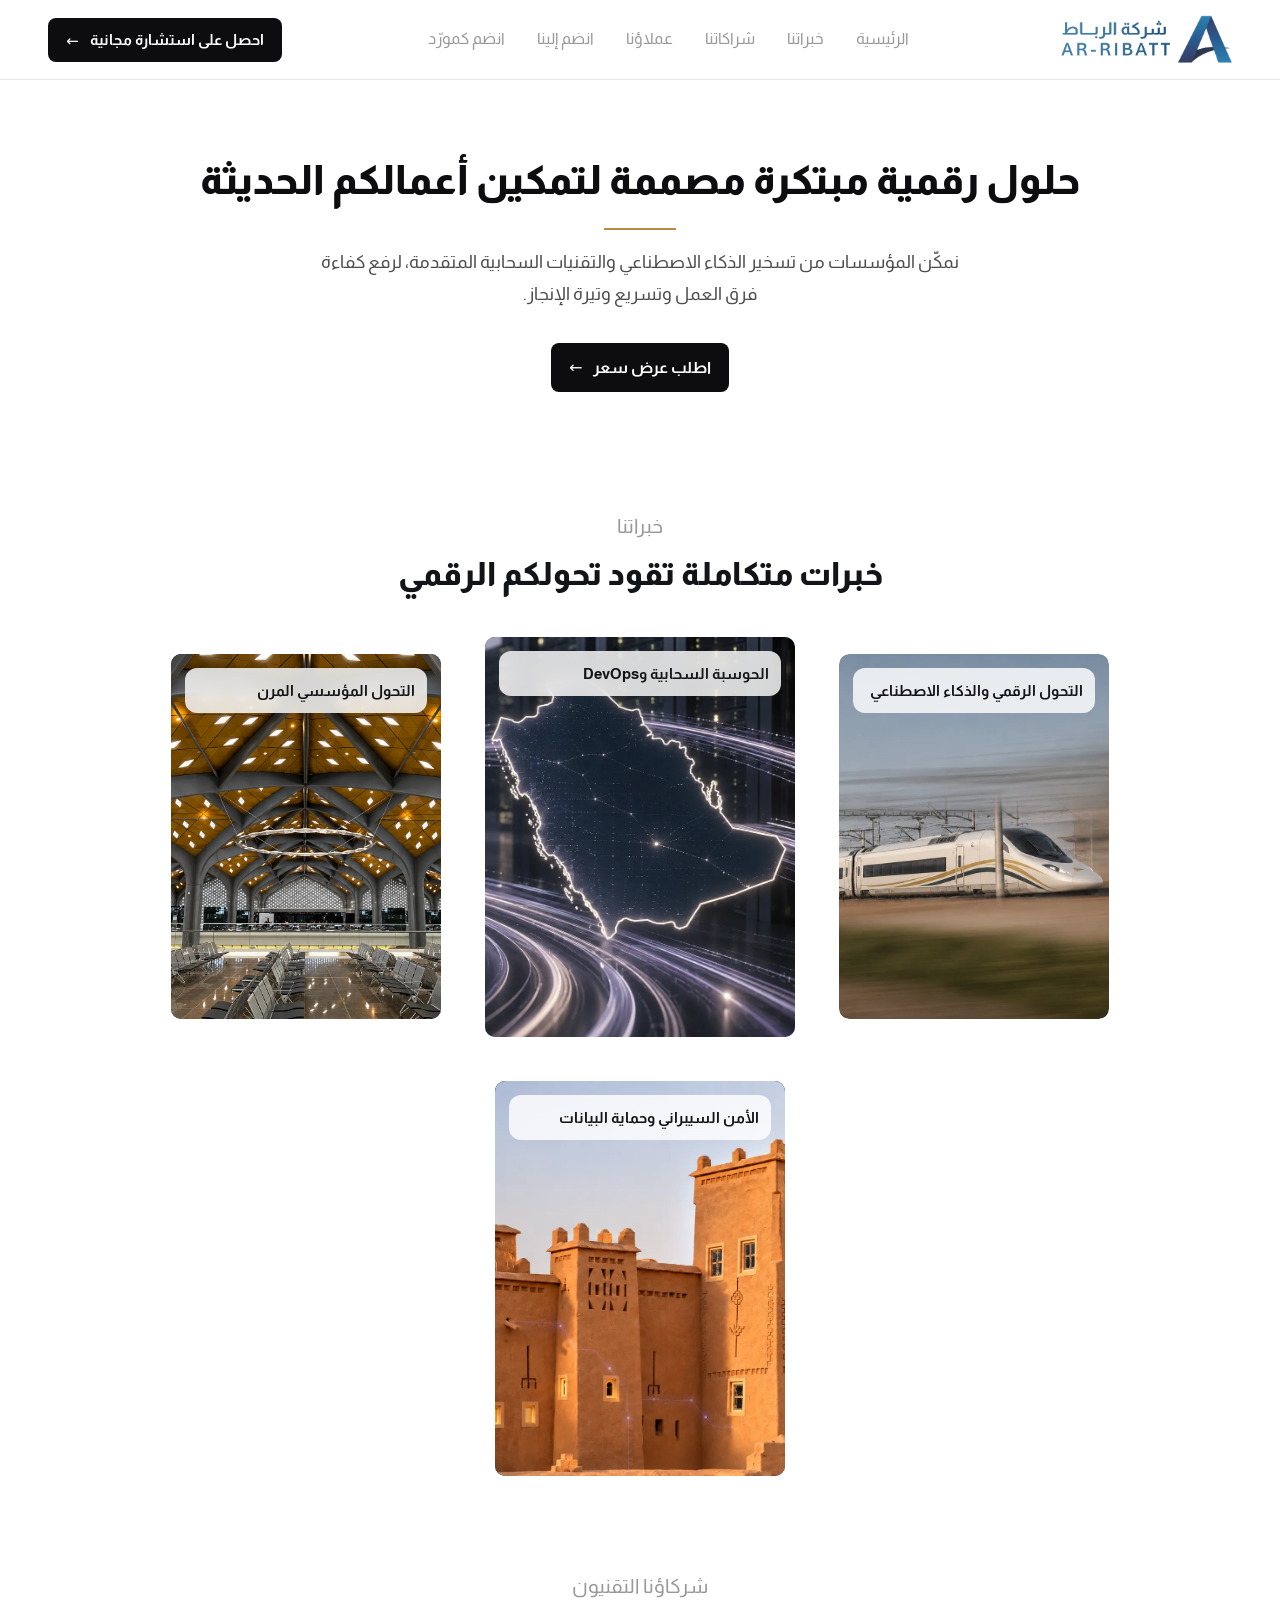
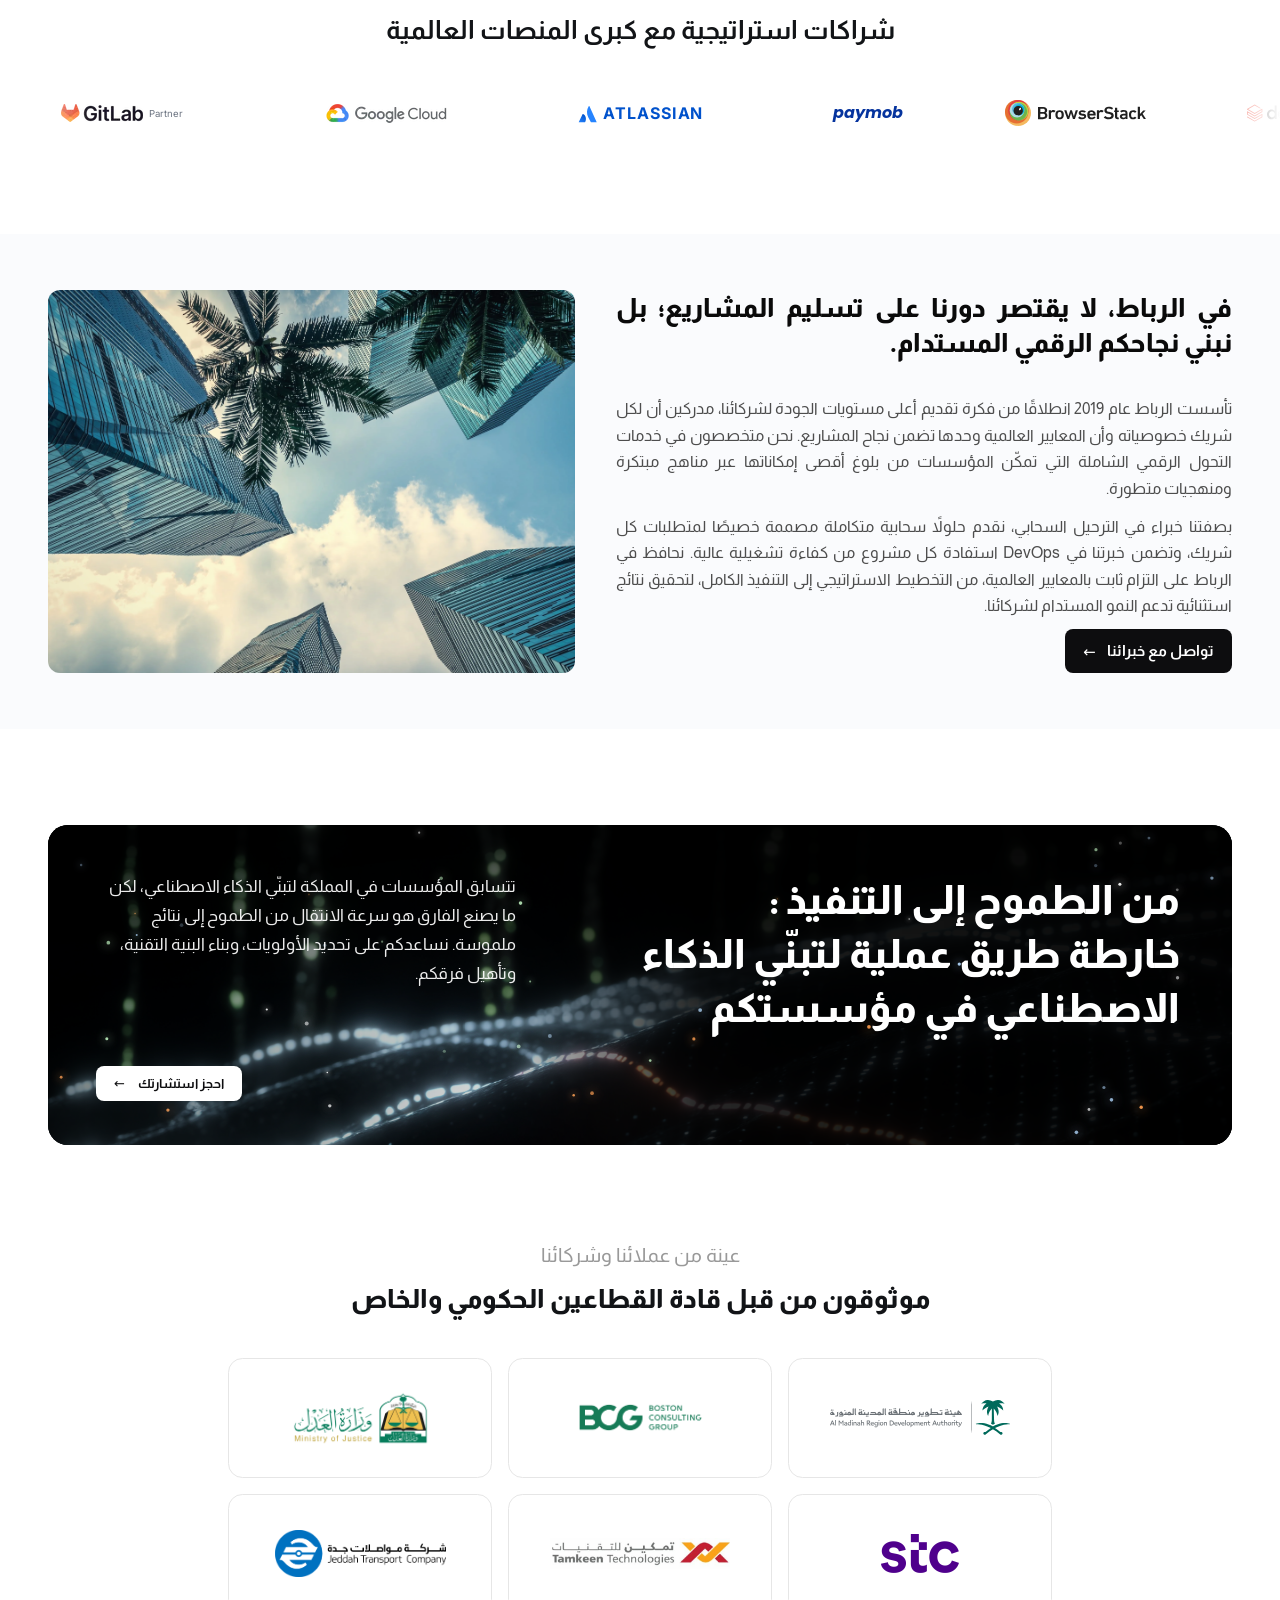
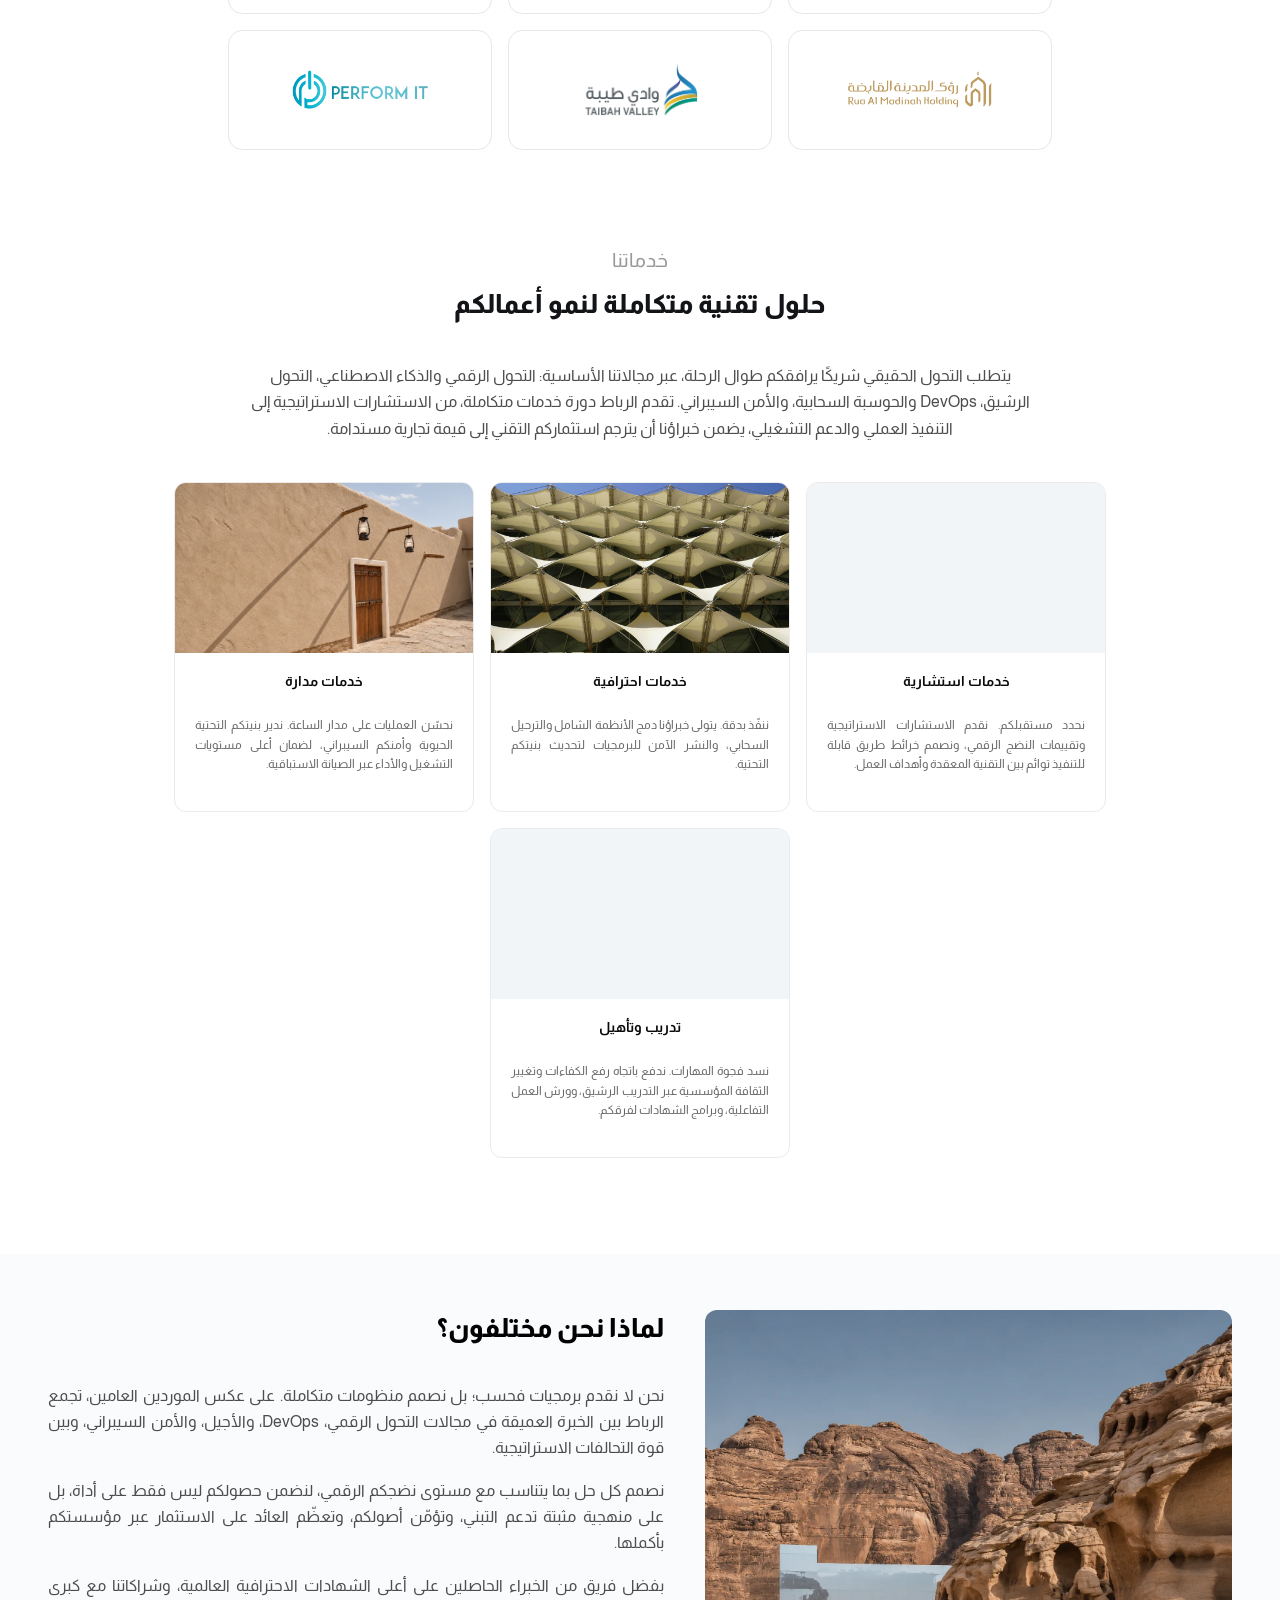
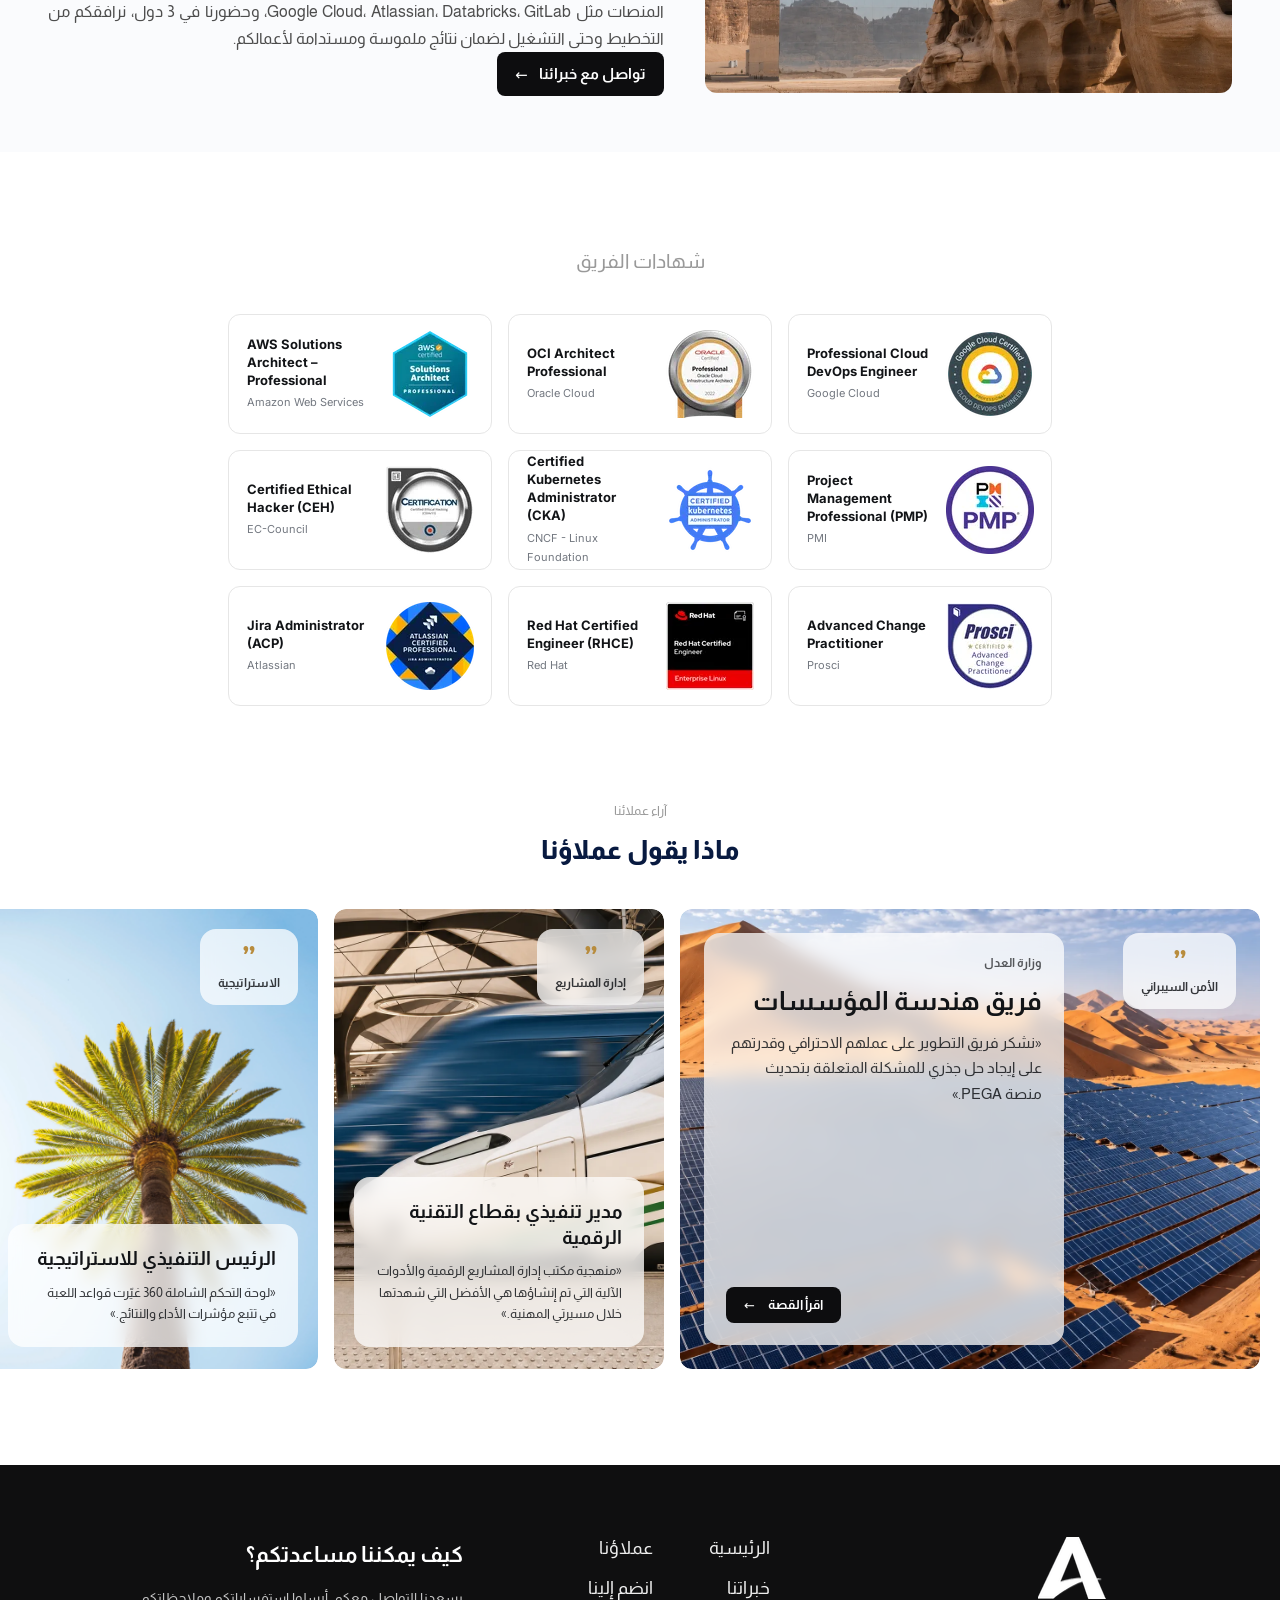
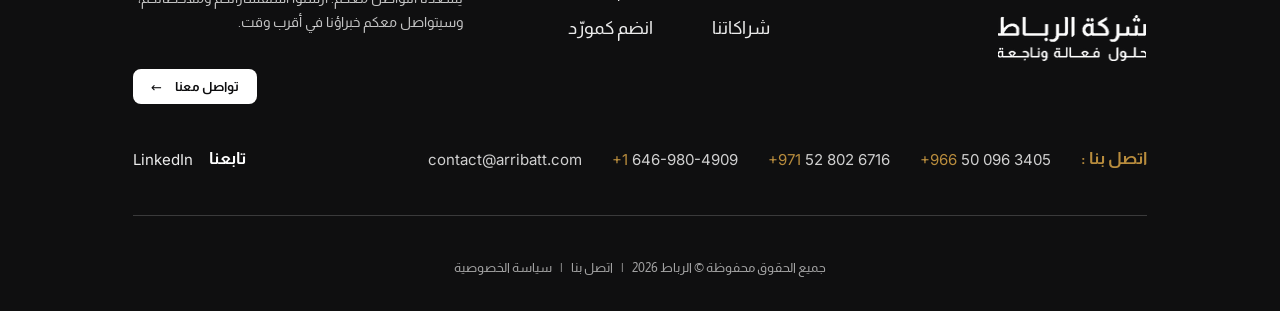
<file: index.html>
<!DOCTYPE html><html lang="ar" dir="rtl" class="font-sans"><head><meta charset="utf-8"><link rel="icon" type="image/svg+xml" href="/favicon.svg"><meta name="viewport" content="width=device-width, initial-scale=1"><meta name="generator" content="Astro v7.3.7"><title>شركة الرباط | حلول رقمية واستشارات تقنية</title><meta name="description" content="الرباط شركة استشارات تقنية تقدم خدمات التحول الرقمي، DevOps، الحوسبة السحابية، الأمن السيبراني، والتدريب للمؤسسات في المملكة والمنطقة."><link rel="canonical" href="https://arribatt.com/"><link rel="alternate" hreflang="ar" href="https://arribatt.com/"><link rel="alternate" hreflang="en" href="https://arribatt.com/en/"><link rel="alternate" hreflang="x-default" href="https://arribatt.com/"><link rel="sitemap" href="/sitemap-index.xml"><link rel="preload" href="/_astro/almarai-arabic-700-normal.RufW5IrK.woff2" as="font" type="font/woff2" crossorigin><link rel="preload" href="/_astro/almarai-latin-700-normal.CmEa8QLc.woff2" as="font" type="font/woff2" crossorigin><meta property="og:type" content="website"><meta property="og:site_name" content="AR-RIBATT"><meta property="og:locale" content="ar_SA"><meta property="og:locale:alternate" content="en_US"><meta property="og:url" content="https://arribatt.com/"><meta property="og:title" content="شركة الرباط — AR-RIBATT"><meta property="og:description" content="حلول رقمية مصممة خصيصًا للأعمال الحديثة: تحول رقمي، سحابة، DevOps، وأمن سيبراني."><meta property="og:image" content="https://arribatt.com/_astro/og.B1Ixiolo_ZcXchB.jpg"><meta property="og:image:width" content="1200"><meta property="og:image:height" content="630"><meta name="twitter:card" content="summary_large_image"><meta name="twitter:title" content="شركة الرباط — AR-RIBATT"><meta name="twitter:description" content="حلول رقمية مصممة خصيصًا للأعمال الحديثة: تحول رقمي، سحابة، DevOps، وأمن سيبراني."><meta name="twitter:image" content="https://arribatt.com/_astro/og.B1Ixiolo_ZcXchB.jpg"><script type="application/ld+json">{"@context":"https://schema.org","@type":"Organization","name":"شركة الرباط","alternateName":"AR-RIBATT","url":"https://arribatt.com/","logo":"https://arribatt.com/_astro/logo.D2VFjR-r.png","email":"contact@arribatt.com","telephone":["+966 50 096 3405","+971 52 802 6716","+1 646-980-4909"],"sameAs":["https://www.linkedin.com/company/arribatt/"]}</script><script async src="https://www.googletagmanager.com/gtag/js?id=G-THDGBT9R9G"></script><script>
      window.dataLayer = window.dataLayer || [];
      function gtag(){dataLayer.push(arguments);}
      gtag('js', new Date());
      gtag('config', 'G-THDGBT9R9G');
    </script><link rel="stylesheet" href="/_astro/almarai-latin-700-normal.4R4eSohO.css"></head><body class="min-h-dvh bg-white font-sans text-body antialiased"><a href="#main" class="sr-only focus:not-sr-only focus:absolute focus:start-4 focus:top-4 focus:z-[100] focus:rounded-btn focus:bg-ink focus:px-4 focus:py-2 focus:text-white">تخطي إلى المحتوى</a><header class="relative sticky top-0 z-50 h-20 border-b border-line bg-white"><div class="ms-auto me-auto w-full max-w-page ps-4 pe-4 md:ps-6 md:pe-6 xl:ps-12 xl:pe-12 h-full"><div class="flex h-full items-center justify-between"><a href="/" aria-label="شركة الرباط - AR-RIBATT" class="relative z-10 shrink-0 rounded-btn focus-visible:outline-2 focus-visible:outline-offset-2 focus-visible:outline-ink"><img src="/_astro/logo.D2VFjR-r_1rYaQx.webp" alt="شركة الرباط - AR-RIBATT" loading="eager" fetchpriority="high" decoding="async" width="1003" height="284" class="h-[50px] w-auto object-contain"></a><nav class="hidden lg:block" aria-label="القائمة الرئيسية"><ul class="flex items-center gap-8"><li><a href="#home" class="nav-link rounded-btn focus-visible:outline-2 focus-visible:outline-offset-4 focus-visible:outline-ink">الرئيسية</a></li><li><a href="#expertise" class="nav-link rounded-btn focus-visible:outline-2 focus-visible:outline-offset-4 focus-visible:outline-ink">خبراتنا</a></li><li><a href="#partners" class="nav-link rounded-btn focus-visible:outline-2 focus-visible:outline-offset-4 focus-visible:outline-ink">شراكاتنا</a></li><li><a href="#clients" class="nav-link rounded-btn focus-visible:outline-2 focus-visible:outline-offset-4 focus-visible:outline-ink">عملاؤنا</a></li><li><a href="https://qr.arribatt.sa/?id=form-1" class="nav-link rounded-btn focus-visible:outline-2 focus-visible:outline-offset-4 focus-visible:outline-ink" target="_blank" rel="noopener noreferrer">انضم إلينا</a></li><li><a href="https://qr.arribatt.sa/?id=form-3" class="nav-link rounded-btn focus-visible:outline-2 focus-visible:outline-offset-4 focus-visible:outline-ink" target="_blank" rel="noopener noreferrer">انضم كمورّد</a></li></ul></nav><div class="hidden lg:block"><a href="https://calendly.com/m-alzouaghi-arribatt/meet-with-arribatt" class="btn-ink btn-ink--dark btn-ink--lg focus-visible:outline-2 focus-visible:outline-offset-2 focus-visible:outline-gold" target="_blank" rel="noopener noreferrer"><span class="btn-ink__arrow btn-ink__arrow--out" aria-hidden="true"></span><span class="btn-ink__label">احصل على استشارة مجانية</span><span class="btn-ink__arrow btn-ink__arrow--in" aria-hidden="true"></span></a></div><details class="group lg:hidden"><summary class="flex size-11 cursor-pointer list-none items-center justify-center rounded-btn text-ink hover:bg-surface focus-visible:outline-2 focus-visible:outline-offset-2 focus-visible:outline-ink [&amp;::-webkit-details-marker]:hidden" aria-label="القائمة"><svg class="size-6 group-open:hidden" viewBox="0 0 24 24" fill="none" stroke="currentColor" stroke-width="2" stroke-linecap="round" aria-hidden="true"><path d="M4 7h16M4 12h16M4 17h16"></path></svg><svg class="hidden size-6 group-open:block" viewBox="0 0 24 24" fill="none" stroke="currentColor" stroke-width="2" stroke-linecap="round" aria-hidden="true"><path d="M6 6l12 12M18 6L6 18"></path></svg></summary><div class="absolute start-0 end-0 top-full w-full border-b border-line bg-white"><div class="ms-auto me-auto w-full max-w-page ps-4 pe-4 md:ps-6 md:pe-6 xl:ps-12 xl:pe-12"><nav class="flex flex-col gap-2 py-4" aria-label="القائمة الرئيسية"><ul class="flex flex-col"><li><a href="#home" class="block py-3 text-start font-normal text-ink no-underline transition-colors hover:text-gold focus-visible:outline-2 focus-visible:outline-offset-2 focus-visible:outline-ink">الرئيسية</a></li><li><a href="#expertise" class="block py-3 text-start font-normal text-ink no-underline transition-colors hover:text-gold focus-visible:outline-2 focus-visible:outline-offset-2 focus-visible:outline-ink">خبراتنا</a></li><li><a href="#partners" class="block py-3 text-start font-normal text-ink no-underline transition-colors hover:text-gold focus-visible:outline-2 focus-visible:outline-offset-2 focus-visible:outline-ink">شراكاتنا</a></li><li><a href="#clients" class="block py-3 text-start font-normal text-ink no-underline transition-colors hover:text-gold focus-visible:outline-2 focus-visible:outline-offset-2 focus-visible:outline-ink">عملاؤنا</a></li><li><a href="https://qr.arribatt.sa/?id=form-1" class="block py-3 text-start font-normal text-ink no-underline transition-colors hover:text-gold focus-visible:outline-2 focus-visible:outline-offset-2 focus-visible:outline-ink" target="_blank" rel="noopener noreferrer">انضم إلينا</a></li><li><a href="https://qr.arribatt.sa/?id=form-3" class="block py-3 text-start font-normal text-ink no-underline transition-colors hover:text-gold focus-visible:outline-2 focus-visible:outline-offset-2 focus-visible:outline-ink" target="_blank" rel="noopener noreferrer">انضم كمورّد</a></li></ul><a href="https://calendly.com/m-alzouaghi-arribatt/meet-with-arribatt" class="btn-ink btn-ink--dark btn-ink--lg focus-visible:outline-2 focus-visible:outline-offset-2 focus-visible:outline-gold w-full whitespace-nowrap" target="_blank" rel="noopener noreferrer"><span class="btn-ink__arrow btn-ink__arrow--out" aria-hidden="true"></span><span class="btn-ink__label">احصل على استشارة مجانية</span><span class="btn-ink__arrow btn-ink__arrow--in" aria-hidden="true"></span></a></nav></div></div></details></div></div></header><main id="main" tabindex="-1" data-locale="ar"><section id="home" class="relative isolate overflow-hidden scroll-mt-24 bg-white py-16 xl:py-[72px]"><div class="pointer-events-none absolute inset-0 opacity-35" aria-hidden="true"><img src="/_astro/hero-lines.3NPXnAbR_jAh8v.svg" alt loading="eager" decoding="async" width="1280" height="251" class="absolute inset-0 h-full w-full object-cover"><img src="/_astro/hero-dots.DGAd6fWE_ZMkqzb.svg" alt loading="eager" decoding="async" width="1286" height="254" class="absolute inset-0 h-full w-full object-cover"></div><div class="ms-auto me-auto w-full max-w-page ps-4 pe-4 md:ps-6 md:pe-6 xl:ps-12 xl:pe-12 relative"><div class="flex flex-col items-center text-center"><h1 class="hero-enter hero-enter--1 max-w-[920px] text-[clamp(1.75rem,2vw+1rem,40px)] font-extrabold leading-[1.4] text-ink">حلول رقمية مبتكرة مصممة لتمكين أعمالكم الحديثة</h1><span class="hero-rule" aria-hidden="true"></span><p class="hero-enter hero-enter--2 mt-4 max-w-[640px] text-lg leading-[1.8] text-body">نمكّن المؤسسات من تسخير الذكاء الاصطناعي والتقنيات السحابية المتقدمة، لرفع كفاءة فرق العمل وتسريع وتيرة الإنجاز.</p><div class="hero-enter hero-enter--3 mt-8"><a href="https://qr.arribatt.sa/?id=form-2" class="btn-ink btn-ink--dark btn-ink--xl focus-visible:outline-2 focus-visible:outline-offset-2 focus-visible:outline-gold" target="_blank" rel="noopener noreferrer"><span class="btn-ink__arrow btn-ink__arrow--out" aria-hidden="true"></span><span class="btn-ink__label">اطلب عرض سعر</span><span class="btn-ink__arrow btn-ink__arrow--in" aria-hidden="true"></span></a></div></div></div></section><section id="expertise" class="scroll-mt-24 bg-white py-12"><div class="ms-auto me-auto w-full max-w-page ps-4 pe-4 md:ps-6 md:pe-6 xl:ps-12 xl:pe-12 flex flex-col items-center gap-10"><div class="flex flex-col items-center gap-3 text-center"><p class="text-xl font-normal text-muted">خبراتنا</p><h2 class="leading-[1.4] font-extrabold text-[32px] text-heading">خبرات متكاملة تقود تحولكم الرقمي</h2></div><ul class="flex w-full snap-x snap-mandatory items-center gap-4 overflow-x-auto [scrollbar-width:none] [-ms-overflow-style:none] [&amp;::-webkit-scrollbar]:hidden xl:flex-wrap xl:justify-center xl:gap-11 xl:overflow-visible"><li class="x-card w-[75%] shrink-0 snap-start xl:w-[var(--w)] xl:shrink-0" style="--w:270px;--h:365px;background-image:none"><div class="x-card__media"><img src="/_astro/digital-ai.BuF8sNp3_1Nud4Y.webp" alt="التحول الرقمي والذكاء الاصطناعي" style="height:100%;left:-103.23%;top:-0.11%;width:232.28%" loading="lazy" decoding="async" width="1655" height="950" class="max-w-none xl:absolute"></div><div class="x-card__panel"><div class="x-card__content"><h3 class="x-card__title">التحول الرقمي والذكاء الاصطناعي</h3><p class="x-card__text">نسخّر الذكاء الاصطناعي والتحول الرقمي لتمكين مؤسستكم من الابتكار وتسريع النمو.</p></div><div class="x-card__cta"><a href="https://calendly.com/m-alzouaghi-arribatt/meet-with-arribatt" class="btn-ink btn-ink--dark btn-ink--sm focus-visible:outline-2 focus-visible:outline-offset-2 focus-visible:outline-gold" target="_blank" rel="noopener noreferrer"><span class="btn-ink__arrow btn-ink__arrow--out" aria-hidden="true"></span><span class="btn-ink__label">اكتشف المزيد</span><span class="btn-ink__arrow btn-ink__arrow--in" aria-hidden="true"></span></a></div></div></li><li class="x-card w-[75%] shrink-0 snap-start xl:w-[var(--w)] xl:shrink-0" style="--w:310px;--h:400px;background-image:linear-gradient(135.94deg, rgb(18, 46, 92) 0%, rgb(36, 97, 158) 71.429%)"><div class="x-card__media"><img src="/_astro/cloud-devops.ePCq-_FP_VWO2.webp" alt="الحوسبة السحابية وDevOps" style="height:101.21%;left:-118.83%;top:0.05%;width:234.92%" loading="lazy" decoding="async" width="1672" height="941" class="max-w-none xl:absolute"></div><div class="x-card__panel"><div class="x-card__content"><h3 class="x-card__title">الحوسبة السحابية وDevOps</h3><p class="x-card__text">ترحيل سحابي سلس وأتمتة DevOps لتشغيل أسرع وأكثر موثوقية لبنيتكم التحتية.</p></div><div class="x-card__cta"><a href="https://calendly.com/m-alzouaghi-arribatt/meet-with-arribatt" class="btn-ink btn-ink--dark btn-ink--sm focus-visible:outline-2 focus-visible:outline-offset-2 focus-visible:outline-gold" target="_blank" rel="noopener noreferrer"><span class="btn-ink__arrow btn-ink__arrow--out" aria-hidden="true"></span><span class="btn-ink__label">اكتشف المزيد</span><span class="btn-ink__arrow btn-ink__arrow--in" aria-hidden="true"></span></a></div></div></li><li class="x-card w-[75%] shrink-0 snap-start xl:w-[var(--w)] xl:shrink-0" style="--w:270px;--h:365px;background-image:linear-gradient(134.6deg, rgb(10, 26, 61) 0%, rgb(20, 61, 117) 71.429%)"><div class="x-card__media"><img src="/_astro/agile.X4Pp-ks4_Z1QyyD6.webp" alt="التحول المؤسسي المرن" style="inset:0;width:100%;height:100%;object-fit:cover" loading="lazy" decoding="async" width="1464" height="1074" class="max-w-none xl:absolute"></div><div class="x-card__panel"><div class="x-card__content"><h3 class="x-card__title">التحول المؤسسي المرن</h3><p class="x-card__text">نرسّخ ثقافة العمل المرن (Agile &amp; Scrum) لتسريع التسليم ورفع كفاءة فرق العمل في مؤسستكم.</p></div><div class="x-card__cta"><a href="https://calendly.com/m-alzouaghi-arribatt/meet-with-arribatt" class="btn-ink btn-ink--dark btn-ink--sm focus-visible:outline-2 focus-visible:outline-offset-2 focus-visible:outline-gold" target="_blank" rel="noopener noreferrer"><span class="btn-ink__arrow btn-ink__arrow--out" aria-hidden="true"></span><span class="btn-ink__label">اكتشف المزيد</span><span class="btn-ink__arrow btn-ink__arrow--in" aria-hidden="true"></span></a></div></div></li><li class="x-card w-[75%] shrink-0 snap-start xl:w-[var(--w)] xl:shrink-0" style="--w:290px;--h:395px;background-image:linear-gradient(134.39deg, rgb(13, 31, 71) 0%, rgb(26, 71, 128) 71.429%)"><div class="x-card__media"><img src="/_astro/cybersecurity.xZYOoj6X_ZU1NrU.webp" alt="الأمن السيبراني وحماية البيانات" style="height:100%;left:-3.16%;top:0.1%;width:242.02%" loading="lazy" decoding="async" width="1672" height="941" class="max-w-none xl:absolute"></div><div class="x-card__panel"><div class="x-card__content"><h3 class="x-card__title">الأمن السيبراني وحماية البيانات</h3><p class="x-card__text">حماية متكاملة لبياناتكم وأنظمتكم عبر حلول أمن سيبراني استباقية ومراقبة مستمرة على مدار الساعة.</p></div><div class="x-card__cta"><a href="https://calendly.com/m-alzouaghi-arribatt/meet-with-arribatt" class="btn-ink btn-ink--dark btn-ink--sm focus-visible:outline-2 focus-visible:outline-offset-2 focus-visible:outline-gold" target="_blank" rel="noopener noreferrer"><span class="btn-ink__arrow btn-ink__arrow--out" aria-hidden="true"></span><span class="btn-ink__label">اكتشف المزيد</span><span class="btn-ink__arrow btn-ink__arrow--in" aria-hidden="true"></span></a></div></div></li></ul></div></section><section id="partners" class="scroll-mt-24 bg-white py-12 pb-24"><div class="ms-auto me-auto w-full max-w-page ps-4 pe-4 md:ps-6 md:pe-6 xl:ps-12 xl:pe-12 mb-10 flex flex-col items-center"><div class="flex flex-col items-center gap-3 text-center gap-3"><p class="text-xl font-normal text-muted">شركاؤنا التقنيون</p><h2 class="leading-[1.4] font-bold text-[26px] text-heading">شراكات استراتيجية مع كبرى المنصات العالمية</h2></div></div><div class="marquee relative mx-auto h-[50px] w-full max-w-page overflow-hidden px-4 md:px-6 xl:px-12"><div class="pointer-events-none absolute inset-y-0 start-0 z-1 h-[50px] w-[90px] bg-linear-to-r from-white to-transparent" aria-hidden="true"></div><div class="pointer-events-none absolute inset-y-0 end-0 z-1 h-[50px] w-[90px] bg-linear-to-l from-white to-transparent" aria-hidden="true"></div><div class="marquee__track flex h-[50px] w-max items-center"><ul class="flex shrink-0 items-center gap-[130px] pe-[130px]"><li class="flex w-[148px] shrink-0 items-center justify-center gap-1.5"><img src="/_astro/gitlab.0oqT5avN_bjvwU.webp" alt="GitLab" loading="lazy" decoding="async" width="82" height="18" class="h-[18px] w-[82px] object-cover"><span class="font-latin text-[9.6px] text-[#6b7380]">Partner</span></li><li class="flex shrink-0 items-center justify-center"><img src="/_astro/google-cloud.CJPN-X8w_Z16N8yL.webp" alt="Google Cloud" loading="lazy" decoding="async" width="122" height="19" class="h-[19px] w-[122px] object-cover"></li><li class="flex shrink-0 items-center justify-center gap-1.5 font-latin text-base font-bold tracking-[0.96px] text-[#0052cc]"><img src="/_astro/atlassian-mark.9yQa8FIi_5OESP.svg" alt loading="lazy" decoding="async" width="19" height="19" class="size-[18.8px]"><span>ATLASSIAN</span></li><li class="flex shrink-0 items-center justify-center font-paymob text-base font-bold italic text-[#05339e]">paymob</li><li class="flex shrink-0 items-center justify-center"><span class="relative block h-[41.6px] w-[83.2px]"><img src="/_astro/browserstack.Ki-fsA3B_2p1H18.svg" alt="BrowserStack" loading="lazy" decoding="async" width="141" height="26" class="absolute top-[18.75%] start-[-34.74%] max-w-none"></span></li><li class="flex shrink-0 items-center justify-center"><img src="/_astro/databricks.DVVjJMdG_Z1Q6LdH.svg" alt="Databricks" loading="lazy" decoding="async" width="106" height="18" class="h-[17.6px] w-[105.6px]"></li></ul><ul class="flex shrink-0 items-center gap-[130px] pe-[130px]" aria-hidden="true"><li class="flex w-[148px] shrink-0 items-center justify-center gap-1.5"><img src="/_astro/gitlab.0oqT5avN_bjvwU.webp" alt="GitLab" loading="lazy" decoding="async" width="82" height="18" class="h-[18px] w-[82px] object-cover"><span class="font-latin text-[9.6px] text-[#6b7380]">Partner</span></li><li class="flex shrink-0 items-center justify-center"><img src="/_astro/google-cloud.CJPN-X8w_Z16N8yL.webp" alt="Google Cloud" loading="lazy" decoding="async" width="122" height="19" class="h-[19px] w-[122px] object-cover"></li><li class="flex shrink-0 items-center justify-center gap-1.5 font-latin text-base font-bold tracking-[0.96px] text-[#0052cc]"><img src="/_astro/atlassian-mark.9yQa8FIi_5OESP.svg" alt loading="lazy" decoding="async" width="19" height="19" class="size-[18.8px]"><span>ATLASSIAN</span></li><li class="flex shrink-0 items-center justify-center font-paymob text-base font-bold italic text-[#05339e]">paymob</li><li class="flex shrink-0 items-center justify-center"><span class="relative block h-[41.6px] w-[83.2px]"><img src="/_astro/browserstack-2.C2VnJYYT_2p1H18.svg" alt loading="lazy" decoding="async" width="141" height="26" class="absolute top-[18.75%] start-[-34.74%] max-w-none"></span></li><li class="flex shrink-0 items-center justify-center"><img src="/_astro/databricks.DVVjJMdG_Z1Q6LdH.svg" alt="Databricks" loading="lazy" decoding="async" width="106" height="18" class="h-[17.6px] w-[105.6px]"></li></ul></div></div></section><section id="about" class="split scroll-mt-24 bg-surface py-14 split--about"><div class="ms-auto me-auto w-full max-w-page ps-4 pe-4 md:ps-6 md:pe-6 xl:ps-12 xl:pe-12"><div class="flex flex-col items-start gap-10 xl:flex-row xl:gap-[41px]"><div class="flex min-h-0 min-w-0 flex-1 flex-col items-start xl:min-h-[383px] xl:flex-[1_1_706px]"><h2 class="w-full font-extrabold mb-9 text-[26px] leading-[1.35] text-title text-justify">في الرباط، لا يقتصر دورنا على تسليم المشاريع؛ بل نبني نجاحكم الرقمي المستدام.</h2><div class="flex w-full flex-col max-w-[660px] gap-3"><p class="text-justify text-base leading-[1.65] text-body">تأسست الرباط عام 2019 انطلاقًا من فكرة تقديم أعلى مستويات الجودة لشركائنا، مدركين أن لكل شريك خصوصياته وأن المعايير العالمية وحدها تضمن نجاح المشاريع. نحن متخصصون في خدمات التحول الرقمي الشاملة التي تمكّن المؤسسات من بلوغ أقصى إمكاناتها عبر مناهج مبتكرة ومنهجيات متطورة.</p><p class="text-justify text-base leading-[1.65] text-body">بصفتنا خبراء في الترحيل السحابي، نقدم حلولاً سحابية متكاملة مصممة خصيصًا لمتطلبات كل شريك، وتضمن خبرتنا في DevOps استفادة كل مشروع من كفاءة تشغيلية عالية. نحافظ في الرباط على التزام ثابت بالمعايير العالمية، من التخطيط الاستراتيجي إلى التنفيذ الكامل، لتحقيق نتائج استثنائية تدعم النمو المستدام لشركائنا.</p></div><a href="https://calendly.com/m-alzouaghi-arribatt/meet-with-arribatt" class="btn-ink btn-ink--dark btn-ink--lg focus-visible:outline-2 focus-visible:outline-offset-2 focus-visible:outline-gold mt-4 xl:mt-auto" target="_blank" rel="noopener noreferrer"><span class="btn-ink__arrow btn-ink__arrow--out" aria-hidden="true"></span><span class="btn-ink__label">تواصل مع خبرائنا</span><span class="btn-ink__arrow btn-ink__arrow--in" aria-hidden="true"></span></a></div><div class="split-photo h-auto w-full max-w-[527px] shrink-0 overflow-hidden rounded-card xl:h-[383px] xl:w-[527px] xl:flex-[0_0_527px]"><img src="/_astro/about.DB5jnd_7_1qwkGR.webp" alt="واجهة معمارية حديثة" loading="lazy" sizes="527px" decoding="async" width="2576" height="1720" class="aspect-[527/383] h-full w-full object-cover xl:aspect-auto"></div></div></div></section><section class="bg-white pb-0 pt-14 xl:pt-24"><div class="ms-auto me-auto w-full max-w-page ps-4 pe-4 md:ps-6 md:pe-6 xl:ps-12 xl:pe-12"><div class="banner relative flex min-h-[320px] flex-col items-start gap-6 overflow-hidden rounded-[20px] bg-black px-6 pb-24 pt-8 xl:flex-row xl:gap-16 xl:ps-[52px] xl:pe-12 xl:pb-11 xl:pt-12"><div class="banner__bg pointer-events-none absolute inset-0" aria-hidden="true" dir="ltr"><div class="banner__bg-zoom"><img src="/_astro/banner-bg.DKNZC5jt.png" alt="" width="4096" height="2280" class="banner__bg-image" loading="lazy" decoding="async"></div><div class="banner__overlay absolute inset-0 bg-[linear-gradient(180deg,rgba(0,0,0,0.7)_0%,rgba(0,0,0,0)_60%),linear-gradient(90deg,rgba(0,0,0,0.95)_0%,rgba(0,0,0,0.85)_45%,rgba(0,0,0,0.15)_62%,rgba(0,0,0,0.5)_100%)] ltr:scale-x-[-1]"></div><div class="banner__particles"><div class="banner__particles-track"><img src="/_astro/banner-particles.DuXMQttF.svg" alt="" width="1274" height="339"><img src="/_astro/banner-particles.DuXMQttF.svg" alt="" width="1274" height="339"></div></div></div><h2 class="relative w-full shrink-0 text-[clamp(1.5rem,2vw+1rem,40px)] font-extrabold leading-[1.35] text-white xl:w-[600px] xl:flex-[0_0_600px]">من الطموح إلى التنفيذ :<br>خارطة طريق عملية لتبنّي الذكاء الاصطناعي في مؤسستكم</h2><p class="relative min-w-0 flex-1 text-[17px] leading-[1.7] text-white/92">تتسابق المؤسسات في المملكة لتبنّي الذكاء الاصطناعي، لكن ما يصنع الفارق هو سرعة الانتقال من الطموح إلى نتائج ملموسة. نساعدكم على تحديد الأولويات، وبناء البنية التقنية، وتأهيل فرقكم.</p><a href="https://calendly.com/m-alzouaghi-arribatt/meet-with-arribatt" class="btn-ink btn-ink--light btn-ink--sm focus-visible:outline-2 focus-visible:outline-offset-2 focus-visible:outline-white absolute end-6 bottom-8 xl:end-12 xl:bottom-11" target="_blank" rel="noopener noreferrer"><span class="btn-ink__arrow btn-ink__arrow--out" aria-hidden="true"></span><span class="btn-ink__label">احجز استشارتك</span><span class="btn-ink__arrow btn-ink__arrow--in" aria-hidden="true"></span></a></div></div></section><script type="module">function e(e){return e.getAnimations().find(e=>e instanceof CSSAnimation&&e.animationName===`banner-snow`)}function t(){window.matchMedia(`(prefers-reduced-motion: reduce)`).matches||document.querySelectorAll(`.banner`).forEach(t=>{if(!(t instanceof HTMLElement)||t.dataset.snowBound===`1`)return;t.dataset.snowBound=`1`;let n=t.querySelector(`.banner__particles-track`);if(!n)return;let r=!1,i=t=>{let i=e(n);if(!i)return;let a=Number(i.effect?.getComputedTiming().duration)||42e3,o=Number(i.currentTime??0);if(t<0&&o<=0&&(i.currentTime=a),i.playbackRate=t,t<0&&!r){r=!0;let t=()=>{let i=e(n);if(!i||i.playbackRate>=0){r=!1;return}let a=Number(i.effect?.getComputedTiming().duration)||42e3;Number(i.currentTime??0)<=16&&(i.currentTime=a),requestAnimationFrame(t)};requestAnimationFrame(t)}};t.addEventListener(`mouseenter`,()=>i(-1)),t.addEventListener(`mouseleave`,()=>i(1)),t.addEventListener(`focusin`,()=>i(-1)),t.addEventListener(`focusout`,e=>{let n=e.relatedTarget;n instanceof Node&&t.contains(n)||i(1)})})}t();</script><section id="clients" class="scroll-mt-24 bg-white pb-12 pt-16 xl:pt-24"><div class="ms-auto me-auto w-full max-w-page ps-4 pe-4 md:ps-6 md:pe-6 xl:ps-12 xl:pe-12 flex flex-col items-center gap-10"><div class="flex flex-col items-center gap-3 text-center"><p class="text-xl font-normal text-muted">عينة من عملائنا وشركائنا</p><h2 class="leading-[1.4] font-extrabold text-[26px] text-heading">موثوقون من قبل قادة القطاعين الحكومي والخاص</h2></div><ul class="grid w-full grid-cols-2 gap-4 md:grid-cols-3 xl:w-auto xl:grid-cols-[repeat(3,264px)]"><li><div class="overflow-hidden bg-white logo-cell flex h-[120px] items-center justify-center overflow-hidden rounded-[14.4px] px-[28.8px] py-6"><img src="/_astro/mda.Br_hAPNj.svg" alt="هيئة تطوير منطقة المدينة المنورة" width="180" height="35" class="max-w-none object-contain" style="width:180px;height:35px" loading="lazy" decoding="async"></div></li><li><div class="overflow-hidden bg-white logo-cell flex h-[120px] items-center justify-center overflow-hidden rounded-[14.4px] px-[28.8px] py-6"><img src="/_astro/bgc.DxOZfh7m.png" alt="Boston Consulting Group" width="1024" height="284" class="max-w-none object-contain" style="width:127px;height:72px" loading="lazy" decoding="async"></div></li><li><div class="overflow-hidden bg-white logo-cell flex h-[120px] items-center justify-center overflow-hidden rounded-[14.4px] px-[28.8px] py-6"><img src="/_astro/moj.GRFc2h6D.png" alt="وزارة العدل" width="584" height="245" class="max-w-none object-contain" style="width:143px;height:143px" loading="lazy" decoding="async"></div></li><li><div class="overflow-hidden bg-white logo-cell flex h-[120px] items-center justify-center overflow-hidden rounded-[14.4px] px-[28.8px] py-6"><img src="/_astro/stc.CBinUUbg.png" alt="stc" width="312" height="156" class="max-w-none object-contain" style="width:77.5px;height:39px" loading="lazy" decoding="async"></div></li><li><div class="overflow-hidden bg-white logo-cell flex h-[120px] items-center justify-center overflow-hidden rounded-[14.4px] px-[28.8px] py-6"><img src="/_astro/tamkeen.B9ol4Yg9.png" alt="تمكين للتقنيات" width="577" height="102" class="max-w-none object-contain" style="width:180px;height:32px" loading="lazy" decoding="async"></div></li><li><div class="overflow-hidden bg-white logo-cell flex h-[120px] items-center justify-center overflow-hidden rounded-[14.4px] px-[28.8px] py-6"><img src="/_astro/jtc.CRgW4-S0.png" alt="شركة مواصلات جدة" width="799" height="221" class="max-w-none object-contain" style="width:171px;height:48px" loading="lazy" decoding="async"></div></li><li><div class="overflow-hidden bg-white logo-cell flex h-[120px] items-center justify-center overflow-hidden rounded-[14.4px] px-[28.8px] py-6"><img src="/_astro/rua-almadinah.D9s2_i26.png" alt="رؤى المدينة القابضة" width="2041" height="670" class="max-w-none object-contain" style="width:144px;height:75px" loading="lazy" decoding="async"></div></li><li><div class="overflow-hidden bg-white logo-cell flex h-[120px] items-center justify-center overflow-hidden rounded-[14.4px] px-[28.8px] py-6"><img src="/_astro/taibah-valley.BYlgP8Xm.png" alt="وادي طيبة" width="488" height="223" class="max-w-none object-contain" style="width:116px;height:53px" loading="lazy" decoding="async"></div></li><li><div class="overflow-hidden bg-white logo-cell flex h-[120px] items-center justify-center overflow-hidden rounded-[14.4px] px-[28.8px] py-6"><img src="/_astro/perform-it.dQysM-e8.png" alt="Perform IT" width="500" height="180" class="max-w-none object-contain" style="width:138px;height:69px" loading="lazy" decoding="async"></div></li></ul></div></section><section id="services" class="scroll-mt-24 bg-white pb-16 pt-12 xl:pb-24"><div class="ms-auto me-auto w-full max-w-page ps-4 pe-4 md:ps-6 md:pe-6 xl:ps-12 xl:pe-12 flex flex-col items-center gap-10"><div class="flex flex-col items-center gap-3 text-center"><p class="text-xl font-normal text-muted">خدماتنا</p><h2 class="leading-[1.4] font-extrabold text-[26px] text-heading mb-[29px] text-black">حلول تقنية متكاملة لنمو أعمالكم</h2><p class="max-w-[792px] text-base leading-[1.65] text-body ms-auto me-auto text-[#595959]">يتطلب التحول الحقيقي شريكًا يرافقكم طوال الرحلة، عبر مجالاتنا الأساسية: التحول الرقمي والذكاء الاصطناعي، التحول الرشيق، DevOps والحوسبة السحابية، والأمن السيبراني. تقدم الرباط دورة خدمات متكاملة، من الاستشارات الاستراتيجية إلى التنفيذ العملي والدعم التشغيلي، يضمن خبراؤنا أن يترجم استثماركم التقني إلى قيمة تجارية مستدامة.</p></div><ul class="flex w-full snap-x snap-mandatory gap-4 overflow-x-auto [scrollbar-width:none] [-ms-overflow-style:none] [&amp;::-webkit-scrollbar]:hidden xl:flex-wrap xl:justify-center xl:overflow-visible"><li class="s-card w-[75%] shrink-0 snap-start xl:h-[330px] xl:w-[300px]"><div class="s-card__photo"><img src="/_astro/consulting.DAp-a9V0_Z2dn7iq.webp" alt style="position:absolute;height:115.84%;left:-13.07%;top:-15.82%;width:126.15%;max-width:none" loading="lazy" decoding="async" width="4096" height="4096" class="h-full w-full object-cover"></div><div class="s-card__frost" aria-hidden="true"><img src="/_astro/consulting.DAp-a9V0_Z2dn7iq.webp" alt loading="lazy" decoding="async" width="4096" height="4096" class="h-full w-full object-cover"></div><div class="s-card__body"><h3 class="s-card__title">خدمات استشارية</h3><div class="s-card__text"><p>نحدد مستقبلكم. نقدم الاستشارات الاستراتيجية وتقييمات النضج الرقمي، ونصمم خرائط طريق قابلة للتنفيذ توائم بين التقنية المعقدة وأهداف العمل.</p></div></div><div class="s-card__cta"><a href="https://calendly.com/m-alzouaghi-arribatt/meet-with-arribatt" class="btn-ink btn-ink--dark btn-ink--sm focus-visible:outline-2 focus-visible:outline-offset-2 focus-visible:outline-gold" target="_blank" rel="noopener noreferrer"><span class="btn-ink__arrow btn-ink__arrow--out" aria-hidden="true"></span><span class="btn-ink__label">اكتشف المزيد</span><span class="btn-ink__arrow btn-ink__arrow--in" aria-hidden="true"></span></a></div></li><li class="s-card w-[75%] shrink-0 snap-start xl:h-[330px] xl:w-[300px]"><div class="s-card__photo"><img src="/_astro/professional.Cj36oJdB_ZnlIlS.webp" alt style loading="lazy" decoding="async" width="4096" height="2731" class="h-full w-full object-cover"></div><div class="s-card__frost" aria-hidden="true"><img src="/_astro/professional.Cj36oJdB_ZnlIlS.webp" alt loading="lazy" decoding="async" width="4096" height="2731" class="h-full w-full object-cover"></div><div class="s-card__body"><h3 class="s-card__title">خدمات احترافية</h3><div class="s-card__text"><p>ننفّذ بدقة. يتولى خبراؤنا دمج الأنظمة الشامل والترحيل السحابي، والنشر الآمن للبرمجيات لتحديث بنيتكم التحتية.</p></div></div><div class="s-card__cta"><a href="https://calendly.com/m-alzouaghi-arribatt/meet-with-arribatt" class="btn-ink btn-ink--dark btn-ink--sm focus-visible:outline-2 focus-visible:outline-offset-2 focus-visible:outline-gold" target="_blank" rel="noopener noreferrer"><span class="btn-ink__arrow btn-ink__arrow--out" aria-hidden="true"></span><span class="btn-ink__label">اكتشف المزيد</span><span class="btn-ink__arrow btn-ink__arrow--in" aria-hidden="true"></span></a></div></li><li class="s-card w-[75%] shrink-0 snap-start xl:h-[330px] xl:w-[300px]"><div class="s-card__photo"><img src="/_astro/managed.CXEbHseb_ZjBXuD.webp" alt style loading="lazy" decoding="async" width="1615" height="974" class="h-full w-full object-cover"></div><div class="s-card__frost" aria-hidden="true"><img src="/_astro/managed.CXEbHseb_ZjBXuD.webp" alt loading="lazy" decoding="async" width="1615" height="974" class="h-full w-full object-cover"></div><div class="s-card__body"><h3 class="s-card__title">خدمات مدارة</h3><div class="s-card__text"><p>نحسّن العمليات على مدار الساعة. ندير بنيتكم التحتية الحيوية وأمنكم السيبراني، لضمان أعلى مستويات التشغيل والأداء عبر الصيانة الاستباقية.</p></div></div><div class="s-card__cta"><a href="https://calendly.com/m-alzouaghi-arribatt/meet-with-arribatt" class="btn-ink btn-ink--dark btn-ink--sm focus-visible:outline-2 focus-visible:outline-offset-2 focus-visible:outline-gold" target="_blank" rel="noopener noreferrer"><span class="btn-ink__arrow btn-ink__arrow--out" aria-hidden="true"></span><span class="btn-ink__label">اكتشف المزيد</span><span class="btn-ink__arrow btn-ink__arrow--in" aria-hidden="true"></span></a></div></li><li class="s-card w-[75%] shrink-0 snap-start xl:h-[330px] xl:w-[300px]"><div class="s-card__photo"><img src="/_astro/training.C7BGYRrm_oEnjw.webp" alt style loading="lazy" decoding="async" width="2880" height="3840" class="h-full w-full object-cover"></div><div class="s-card__frost" aria-hidden="true"><img src="/_astro/training.C7BGYRrm_oEnjw.webp" alt loading="lazy" decoding="async" width="2880" height="3840" class="h-full w-full object-cover"></div><div class="s-card__body"><h3 class="s-card__title">تدريب وتأهيل</h3><div class="s-card__text"><p>نسد فجوة المهارات. ندفع باتجاه رفع الكفاءات وتغيير الثقافة المؤسسية عبر التدريب الرشيق، وورش العمل التفاعلية، وبرامج الشهادات لفرقكم.</p></div></div><div class="s-card__cta"><a href="https://calendly.com/m-alzouaghi-arribatt/meet-with-arribatt" class="btn-ink btn-ink--dark btn-ink--sm focus-visible:outline-2 focus-visible:outline-offset-2 focus-visible:outline-gold" target="_blank" rel="noopener noreferrer"><span class="btn-ink__arrow btn-ink__arrow--out" aria-hidden="true"></span><span class="btn-ink__label">اكتشف المزيد</span><span class="btn-ink__arrow btn-ink__arrow--in" aria-hidden="true"></span></a></div></li></ul></div></section><section id="why-us" class="split scroll-mt-24 bg-surface py-14 split--why"><div class="ms-auto me-auto w-full max-w-page ps-4 pe-4 md:ps-6 md:pe-6 xl:ps-12 xl:pe-12"><div class="flex flex-col items-start gap-10 xl:flex-row xl:gap-[41px] xl:flex-row-reverse"><div class="flex min-h-0 min-w-0 flex-1 flex-col items-start xl:min-h-[383px] xl:flex-[1_1_706px]"><h2 class="w-full font-extrabold mb-9 text-[26px] leading-[1.4] text-[#020202]">لماذا نحن مختلفون؟</h2><div class="flex w-full flex-col gap-4"><p class="text-justify text-base leading-[1.65] text-body">نحن لا نقدم برمجيات فحسب؛ بل نصمم منظومات متكاملة. على عكس الموردين العامين، تجمع الرباط بين الخبرة العميقة في مجالات التحول الرقمي، DevOps، والأجيل، والأمن السيبراني، وبين قوة التحالفات الاستراتيجية.</p><p class="text-justify text-base leading-[1.65] text-body">نصمم كل حل بما يتناسب مع مستوى نضجكم الرقمي، لنضمن حصولكم ليس فقط على أداة، بل على منهجية مثبتة تدعم التبني، وتؤمّن أصولكم، وتعظّم العائد على الاستثمار عبر مؤسستكم بأكملها.</p><p class="text-justify text-base leading-[1.65] text-body">بفضل فريق من الخبراء الحاصلين على أعلى الشهادات الاحترافية العالمية، وشراكاتنا مع كبرى المنصات مثل Google Cloud، Atlassian، Databricks، GitLab، وحضورنا في 3 دول، نرافقكم من التخطيط وحتى التشغيل لضمان نتائج ملموسة ومستدامة لأعمالكم.</p></div><a href="https://calendly.com/m-alzouaghi-arribatt/meet-with-arribatt" class="btn-ink btn-ink--dark btn-ink--lg focus-visible:outline-2 focus-visible:outline-offset-2 focus-visible:outline-gold mt-4 xl:mt-auto" target="_blank" rel="noopener noreferrer"><span class="btn-ink__arrow btn-ink__arrow--out" aria-hidden="true"></span><span class="btn-ink__label">تواصل مع خبرائنا</span><span class="btn-ink__arrow btn-ink__arrow--in" aria-hidden="true"></span></a></div><div class="split-photo h-auto w-full max-w-[527px] shrink-0 overflow-hidden rounded-card xl:h-[383px] xl:w-[527px] xl:flex-[0_0_527px]"><img src="/_astro/why-us.D92ruhI7_ZWMdSO.webp" alt="شخص مضيء يبرز وسط حشد" loading="lazy" sizes="527px" decoding="async" width="1546" height="1017" class="aspect-[527/383] h-full w-full object-cover xl:aspect-auto"></div></div></div></section><section id="certifications" class="scroll-mt-24 bg-white pb-12 pt-16 xl:pt-24"><div class="ms-auto me-auto w-full max-w-page ps-4 pe-4 md:ps-6 md:pe-6 xl:ps-12 xl:pe-12 flex flex-col items-center gap-10"><div class="flex flex-col items-center gap-3 text-center"><p class="text-xl font-normal text-muted leading-[26px]">شهادات الفريق</p><h2 class="leading-[1.4] font-extrabold text-[26px] text-heading sr-only">يحمل خبراؤنا ومستشارونا أعلى الشهادات الاحترافية المعترف بها عالمياً</h2></div><ul class="grid w-full grid-cols-1 gap-4 sm:grid-cols-2 xl:w-auto xl:grid-cols-[repeat(3,264px)]"><li><div class="overflow-hidden bg-white logo-cell h-[120px] overflow-hidden rounded-card py-0"><div class="flex h-full items-center gap-3.5 ps-[18px] pe-[16.8px]" dir="ltr"><div class="flex min-w-0 flex-1 flex-col gap-1 text-start font-latin" lang="en"><p class="text-[13px] font-bold leading-[1.4] text-heading">Professional Cloud DevOps Engineer</p><p class="text-[11px] text-[#737880]">Google Cloud</p></div><div class="flex h-[88px] w-[88px] shrink-0 items-center justify-center"><img src="/_astro/gcp-devops.BclXHswC_1IRMIz.webp" alt loading="lazy" decoding="async" width="88" height="88" class="h-[88px] w-[88px] object-contain"></div></div></div></li><li><div class="overflow-hidden bg-white logo-cell h-[120px] overflow-hidden rounded-card py-0"><div class="flex h-full items-center gap-3.5 ps-[18px] pe-[16.8px]" dir="ltr"><div class="flex min-w-0 flex-1 flex-col gap-1 text-start font-latin" lang="en"><p class="text-[13px] font-bold leading-[1.4] text-heading">OCI Architect Professional</p><p class="text-[11px] text-[#737880]">Oracle Cloud</p></div><div class="flex h-[88px] w-[88px] shrink-0 items-center justify-center"><img src="/_astro/oci-architect.BaTMFD3I_ZuQ4wA.webp" alt loading="lazy" decoding="async" width="88" height="88" class="h-[88px] w-[88px] object-contain"></div></div></div></li><li><div class="overflow-hidden bg-white logo-cell h-[120px] overflow-hidden rounded-card py-0"><div class="flex h-full items-center gap-3.5 ps-[18px] pe-[16.8px]" dir="ltr"><div class="flex min-w-0 flex-1 flex-col gap-1 text-start font-latin" lang="en"><p class="text-[13px] font-bold leading-[1.4] text-heading">AWS Solutions Architect – Professional</p><p class="text-[11px] text-[#737880]">Amazon Web Services</p></div><div class="flex h-[88px] w-[88px] shrink-0 items-center justify-center"><img src="/_astro/aws-sap.CdZ94704_ZVmmcb.webp" alt loading="lazy" decoding="async" width="88" height="88" class="h-[88px] w-[88px] object-contain"></div></div></div></li><li><div class="overflow-hidden bg-white logo-cell h-[120px] overflow-hidden rounded-card py-0"><div class="flex h-full items-center gap-3.5 ps-[18px] pe-[16.8px]" dir="ltr"><div class="flex min-w-0 flex-1 flex-col gap-1 text-start font-latin" lang="en"><p class="text-[13px] font-bold leading-[1.4] text-heading">Project Management Professional (PMP)</p><p class="text-[11px] text-[#737880]">PMI</p></div><div class="flex h-[88px] w-[88px] shrink-0 items-center justify-center"><img src="/_astro/pmp.BgVkG0z7_Z10A7Cu.webp" alt loading="lazy" decoding="async" width="88" height="88" class="h-[88px] w-[88px] object-contain"></div></div></div></li><li><div class="overflow-hidden bg-white logo-cell h-[120px] overflow-hidden rounded-card py-0"><div class="flex h-full items-center gap-3.5 ps-[18px] pe-[16.8px]" dir="ltr"><div class="flex min-w-0 flex-1 flex-col gap-1 text-start font-latin" lang="en"><p class="text-[13px] font-bold leading-[1.4] text-heading">Certified Kubernetes Administrator (CKA)</p><p class="text-[11px] text-[#737880]">CNCF - Linux Foundation</p></div><div class="flex h-[88px] w-[88px] shrink-0 items-center justify-center"><img src="/_astro/cka.D2Byx9uH_1N7CcA.webp" alt loading="lazy" decoding="async" width="88" height="88" class="h-[88px] w-[88px] object-contain"></div></div></div></li><li><div class="overflow-hidden bg-white logo-cell h-[120px] overflow-hidden rounded-card py-0"><div class="flex h-full items-center gap-3.5 ps-[18px] pe-[16.8px]" dir="ltr"><div class="flex min-w-0 flex-1 flex-col gap-1 text-start font-latin" lang="en"><p class="text-[13px] font-bold leading-[1.4] text-heading">Certified Ethical Hacker (CEH)</p><p class="text-[11px] text-[#737880]">EC-Council</p></div><div class="flex h-[88px] w-[88px] shrink-0 items-center justify-center"><img src="/_astro/ceh.C3hFUyTQ_q3qA9.webp" alt loading="lazy" decoding="async" width="88" height="88" class="h-[88px] w-[88px] object-contain"></div></div></div></li><li><div class="overflow-hidden bg-white logo-cell h-[120px] overflow-hidden rounded-card py-0"><div class="flex h-full items-center gap-3.5 ps-[18px] pe-[16.8px]" dir="ltr"><div class="flex min-w-0 flex-1 flex-col gap-1 text-start font-latin" lang="en"><p class="text-[13px] font-bold leading-[1.4] text-heading">Advanced Change Practitioner</p><p class="text-[11px] text-[#737880]">Prosci</p></div><div class="flex h-[88px] w-[88px] shrink-0 items-center justify-center"><img src="/_astro/prosci.CUgC7HvU_2eKvsK.webp" alt loading="lazy" decoding="async" width="88" height="88" class="h-[88px] w-[88px] object-contain"></div></div></div></li><li><div class="overflow-hidden bg-white logo-cell h-[120px] overflow-hidden rounded-card py-0"><div class="flex h-full items-center gap-3.5 ps-[18px] pe-[16.8px]" dir="ltr"><div class="flex min-w-0 flex-1 flex-col gap-1 text-start font-latin" lang="en"><p class="text-[13px] font-bold leading-[1.4] text-heading">Red Hat Certified Engineer (RHCE)</p><p class="text-[11px] text-[#737880]">Red Hat</p></div><div class="flex h-[88px] w-[88px] shrink-0 items-center justify-center"><img src="/_astro/rhce.D0aatu0G_2kH4Vr.webp" alt loading="lazy" decoding="async" width="88" height="88" class="h-[88px] w-[88px] object-contain"></div></div></div></li><li><div class="overflow-hidden bg-white logo-cell h-[120px] overflow-hidden rounded-card py-0"><div class="flex h-full items-center gap-3.5 ps-[18px] pe-[16.8px]" dir="ltr"><div class="flex min-w-0 flex-1 flex-col gap-1 text-start font-latin" lang="en"><p class="text-[13px] font-bold leading-[1.4] text-heading">Jira Administrator (ACP)</p><p class="text-[11px] text-[#737880]">Atlassian</p></div><div class="flex h-[88px] w-[88px] shrink-0 items-center justify-center"><img src="/_astro/atlassian-acp.CHUEC1o-_1Uotxp.webp" alt loading="lazy" decoding="async" width="88" height="88" class="h-[88px] w-[88px] object-contain"></div></div></div></li></ul></div></section><section id="testimonials" class="scroll-mt-24 bg-white pb-16 pt-12 xl:pb-24"><div class="ms-auto me-auto w-full max-w-page ps-4 pe-4 md:ps-6 md:pe-6 xl:ps-12 xl:pe-12 mb-10 flex flex-col items-center"><div class="flex flex-col items-center gap-3 text-center"><p class="text-xl font-normal text-muted text-[13px]">آراء عملائنا</p><h2 class="leading-[1.4] font-extrabold text-[26px] text-navy">ماذا يقول عملاؤنا</h2></div></div><div class="t-row mx-auto w-full max-w-[1312px] overflow-x-auto scroll-smooth [scrollbar-width:none] [-ms-overflow-style:none] [&amp;::-webkit-scrollbar]:hidden focus-visible:outline-2 focus-visible:outline-offset-4 focus-visible:outline-gold" tabindex="0" aria-label="ماذا يقول عملاؤنا" role="region" style="scroll-snap-type: x mandatory"><ul class="flex w-max gap-4 px-5"><li class="relative h-[460px] shrink-0 overflow-hidden rounded-card w-[min(580px,82vw)] xl:w-[580px]" style="scroll-snap-align: start; scroll-margin-inline: 20px"><img src="/_astro/moj-eng.Cc6QJFPP_Z1NYpzX.webp" alt loading="lazy" decoding="async" width="1478" height="1064" class="absolute inset-0 h-full w-full rounded-card object-cover"><div class="absolute top-5 right-5 flex flex-col items-center gap-0.5 overflow-hidden rounded-2xl bg-white/74 px-[18px] py-3.5 text-center whitespace-nowrap backdrop-blur-[9px] top-6 right-6"><span class="text-[30px] font-extrabold leading-none text-gold" aria-hidden="true">”</span><span class="text-xs font-bold text-heading/85">الأمن السيبراني</span></div><div class="absolute overflow-hidden rounded-2xl bg-white/74 p-[22px] backdrop-blur-[9px] top-6 right-auto bottom-6 left-6 flex w-[360px] max-w-[calc(100%-48px)] flex-col justify-between max-[720px]:top-[110px] max-[720px]:right-5 max-[720px]:bottom-[22px] max-[720px]:left-5 max-[720px]:w-auto"><div class="flex flex-col gap-2.5 gap-3"><p class="font-bold text-heading/70 text-xs">وزارة العدل</p><h3 class="font-bold leading-[1.35] text-heading text-[26px] leading-[1.3]">فريق هندسة المؤسسات</h3><p class="text-heading/85 text-[15px] leading-[1.7]">«نشكر فريق التطوير على عملهم الاحترافي وقدرتهم على إيجاد حل جذري للمشكلة المتعلقة بتحديث منصة PEGA.»</p></div><a href="https://calendly.com/m-alzouaghi-arribatt/meet-with-arribatt" class="btn-ink btn-ink--dark btn-ink--sm focus-visible:outline-2 focus-visible:outline-offset-2 focus-visible:outline-gold self-end" target="_blank" rel="noopener noreferrer"><span class="btn-ink__arrow btn-ink__arrow--out" aria-hidden="true"></span><span class="btn-ink__label">اقرأ القصة</span><span class="btn-ink__arrow btn-ink__arrow--in" aria-hidden="true"></span></a></div></li><li class="relative h-[460px] shrink-0 overflow-hidden rounded-card w-[min(330px,82vw)] xl:w-[330px]" style="scroll-snap-align: start; scroll-margin-inline: 20px"><img src="/_astro/cdo-pmo.6nr5kuA6_2iu0P1.webp" alt loading="lazy" decoding="async" width="1448" height="1086" class="absolute inset-0 h-full w-full rounded-card object-cover"><div class="absolute top-5 right-5 flex flex-col items-center gap-0.5 overflow-hidden rounded-2xl bg-white/74 px-[18px] py-3.5 text-center whitespace-nowrap backdrop-blur-[9px]"><span class="text-[30px] font-extrabold leading-none text-gold" aria-hidden="true">”</span><span class="text-xs font-bold text-heading/85">إدارة المشاريع</span></div><div class="absolute overflow-hidden rounded-2xl bg-white/74 p-[22px] backdrop-blur-[9px] right-5 bottom-[22px] left-5"><div class="flex flex-col gap-2.5"><h3 class="font-bold leading-[1.35] text-heading text-[19px]">مدير تنفيذي بقطاع التقنية الرقمية</h3><p class="text-heading/85 text-[13px] leading-[1.65]">«منهجية مكتب إدارة المشاريع الرقمية والأدوات الآلية التي تم إنشاؤها هي الأفضل التي شهدتها خلال مسيرتي المهنية.»</p></div></div></li><li class="relative h-[460px] shrink-0 overflow-hidden rounded-card w-[min(330px,82vw)] xl:w-[330px]" style="scroll-snap-align: start; scroll-margin-inline: 20px"><img src="/_astro/cso.CQGHoRxH_1IV6EO.webp" alt loading="lazy" decoding="async" width="2731" height="4096" class="absolute inset-0 h-full w-full rounded-card object-cover"><div class="absolute top-5 right-5 flex flex-col items-center gap-0.5 overflow-hidden rounded-2xl bg-white/74 px-[18px] py-3.5 text-center whitespace-nowrap backdrop-blur-[9px]"><span class="text-[30px] font-extrabold leading-none text-gold" aria-hidden="true">”</span><span class="text-xs font-bold text-heading/85">الاستراتيجية</span></div><div class="absolute overflow-hidden rounded-2xl bg-white/74 p-[22px] backdrop-blur-[9px] right-5 bottom-[22px] left-5"><div class="flex flex-col gap-2.5"><h3 class="font-bold leading-[1.35] text-heading text-[19px]">الرئيس التنفيذي للاستراتيجية</h3><p class="text-heading/85 text-[13px] leading-[1.65]">«لوحة التحكم الشاملة 360 غيّرت قواعد اللعبة في تتبع مؤشرات الأداء والنتائج.»</p></div></div></li><li class="relative h-[460px] shrink-0 overflow-hidden rounded-card w-[min(330px,82vw)] xl:w-[330px] ms-5" style="scroll-snap-align: start; scroll-margin-inline: 20px"><img src="/_astro/cdo-jira.Bh3tLAHg_ZEfhWN.webp" alt loading="lazy" decoding="async" width="150" height="204" class="absolute inset-0 h-full w-full rounded-card object-cover"><div class="absolute top-5 right-5 flex flex-col items-center gap-0.5 overflow-hidden rounded-2xl bg-white/74 px-[18px] py-3.5 text-center whitespace-nowrap backdrop-blur-[9px]"><span class="text-[30px] font-extrabold leading-none text-gold" aria-hidden="true">”</span><span class="text-xs font-bold text-heading/85">توحيد منصة المشاريع</span></div><div class="absolute overflow-hidden rounded-2xl bg-white/74 p-[22px] backdrop-blur-[9px] right-5 bottom-[22px] left-5"><div class="flex flex-col gap-2.5"><h3 class="font-bold leading-[1.35] text-heading text-[19px]">مدير تنفيذي بقطاع التقنية الرقمية</h3><p class="text-heading/85 text-[13px] leading-[1.65]">«تُعد منصة JIRA منصة متكاملة، ويجب اعتمادها كمنصة موحدة لإدارة المشاريع في جميع مشاريع الشركة.»</p></div></div></li></ul></div></section><footer id="contact" class="scroll-mt-24 bg-footer pt-[72px] pb-6"><div class="ms-auto me-auto w-full max-w-page ps-4 pe-4 md:ps-6 md:pe-6 xl:ps-12 xl:pe-12"><div class="ms-auto me-auto flex w-full max-w-[1014px] flex-col gap-10"><div class="flex w-full flex-col items-stretch justify-between gap-10 xl:flex-row xl:items-start"><div class="flex flex-[0_1_273px] justify-start"><div class="flex flex-col items-center gap-4"><img src="/_astro/footer-logo-a.BxLTI4Ed_Zyv5mO.webp" alt loading="lazy" decoding="async" width="68" height="63" class="h-[62.5px] w-[68px] object-contain"><img src="/_astro/footer-wordmark.CLFnhkLT_1m8iQi.webp" alt="شركة الرباط - AR-RIBATT" loading="lazy" decoding="async" width="150" height="46" class="h-[45.5px] w-[150px] object-contain"></div></div><nav class="flex items-start gap-14" aria-label="القائمة الرئيسية"><ul class="flex flex-col gap-4 leading-normal"><li><a class="footer-link whitespace-nowrap text-lg leading-normal text-white/92 no-underline hover:text-gold focus-visible:outline-white" href="#home">الرئيسية</a></li><li><a class="footer-link whitespace-nowrap text-lg leading-normal text-white/92 no-underline hover:text-gold focus-visible:outline-white" href="#expertise">خبراتنا</a></li><li><a class="footer-link whitespace-nowrap text-lg leading-normal text-white/92 no-underline hover:text-gold focus-visible:outline-white" href="#partners">شراكاتنا</a></li></ul><ul class="flex flex-col gap-4 leading-normal"><li><a class="footer-link whitespace-nowrap text-lg leading-normal text-white/92 no-underline hover:text-gold focus-visible:outline-white" href="#clients">عملاؤنا</a></li><li><a class="footer-link whitespace-nowrap text-lg leading-normal text-white/92 no-underline hover:text-gold focus-visible:outline-white" href="https://qr.arribatt.sa/?id=form-1" target="_blank" rel="noopener noreferrer">انضم إلينا</a></li><li><a class="footer-link whitespace-nowrap text-lg leading-normal text-white/92 no-underline hover:text-gold focus-visible:outline-white" href="https://qr.arribatt.sa/?id=form-3" target="_blank" rel="noopener noreferrer">انضم كمورّد</a></li></ul></nav><div class="flex flex-[0_1_330px] flex-col gap-3.5"><h2 class="text-[22px] font-bold text-white">كيف يمكننا مساعدتكم؟</h2><p class="text-sm leading-[1.75] text-white/75">يسعدنا التواصل معكم. أرسلوا استفساراتكم وملاحظاتكم، وسيتواصل معكم خبراؤنا في أقرب وقت.</p><a href="mailto:contact@arribatt.com" class="btn-ink btn-ink--light btn-ink--sm focus-visible:outline-2 focus-visible:outline-offset-2 focus-visible:outline-white mt-5 self-end"><span class="btn-ink__arrow btn-ink__arrow--out" aria-hidden="true"></span><span class="btn-ink__label">تواصل معنا</span><span class="btn-ink__arrow btn-ink__arrow--in" aria-hidden="true"></span></a></div></div><div class="flex w-full flex-wrap items-center justify-between gap-x-8 gap-y-4"><div class="flex flex-wrap items-center gap-x-[30px] gap-y-3"><span class="text-[17px] font-bold text-gold">اتصل بنا :</span><a class="footer-link whitespace-nowrap font-latin text-[15px] text-white/80 no-underline hover:text-gold focus-visible:outline-white" dir="ltr" href="tel:+966500963405"><span class="text-gold">+966</span> 50 096 3405</a><a class="footer-link whitespace-nowrap font-latin text-[15px] text-white/80 no-underline hover:text-gold focus-visible:outline-white" dir="ltr" href="tel:+971528026716"><span class="text-gold">+971</span> 52 802 6716</a><a class="footer-link whitespace-nowrap font-latin text-[15px] text-white/80 no-underline hover:text-gold focus-visible:outline-white" dir="ltr" href="tel:+16469804909"><span class="text-gold">+1</span> 646-980-4909</a><a class="footer-link whitespace-nowrap font-latin text-[15px] text-white/80 no-underline hover:text-gold focus-visible:outline-white" dir="ltr" href="mailto:contact@arribatt.com">contact@arribatt.com</a></div><div class="flex items-center gap-4"><span class="text-[17px] font-bold text-white">تابعنا</span><a class="footer-link font-latin text-[15px] text-white/92 no-underline hover:text-gold focus-visible:outline-white" href="https://www.linkedin.com/company/arribatt/" rel="noopener noreferrer" target="_blank">LinkedIn</a></div></div><div class="h-px w-full bg-white/18" aria-hidden="true"></div><p class="pb-2 text-center text-[13px] text-white/62">جميع الحقوق محفوظة © الرباط 2026<span class="mx-2" aria-hidden="true">|</span><a href="mailto:contact@arribatt.com" class="footer-link text-white/62 no-underline hover:text-gold focus-visible:outline-white">اتصل بنا</a><span class="mx-2" aria-hidden="true">|</span><a href="https://ar-ribatt.atlassian.net/wiki/spaces/EXTSUP/pages/3735561/Privacy+Policy+for+Atlassian+Marketplace+Apps" class="footer-link text-white/62 no-underline hover:text-gold focus-visible:outline-white" target="_blank" rel="noopener noreferrer">سياسة الخصوصية</a></p></div></div></footer></main><script>
      (() => {
        const CARD = '.x-card, .s-card';
        const rest = (card) => card.classList.add('is-rest');
        const wake = (card) => card.classList.remove('is-rest');

        document.addEventListener('click', (event) => {
          const target = event.target;
          if (!(target instanceof Element)) return;
          const link = target.closest('a[target="_blank"]');
          if (!link) return;
          const card = link.closest(CARD);
          if (!card) return;
          rest(card);
          if (link instanceof HTMLElement) link.blur();
        });

        const restAll = () => {
          document.querySelectorAll(CARD).forEach((card) => {
            if (card.matches(':hover') || card.contains(document.activeElement)) rest(card);
          });
          const active = document.activeElement;
          if (active instanceof HTMLElement && active.closest(CARD)) active.blur();
        };

        window.addEventListener('blur', restAll);
        document.addEventListener('visibilitychange', () => {
          if (document.hidden) restAll();
        });

        document.addEventListener(
          'pointerenter',
          (event) => {
            const target = event.target;
            if (!(target instanceof Element)) return;
            const card = target.closest(CARD);
            if (!card) return;
            const from = event.relatedTarget;
            if (from instanceof Node && card.contains(from)) return;
            wake(card);
          },
          true,
        );
      })();
    </script></body></html>
</file>
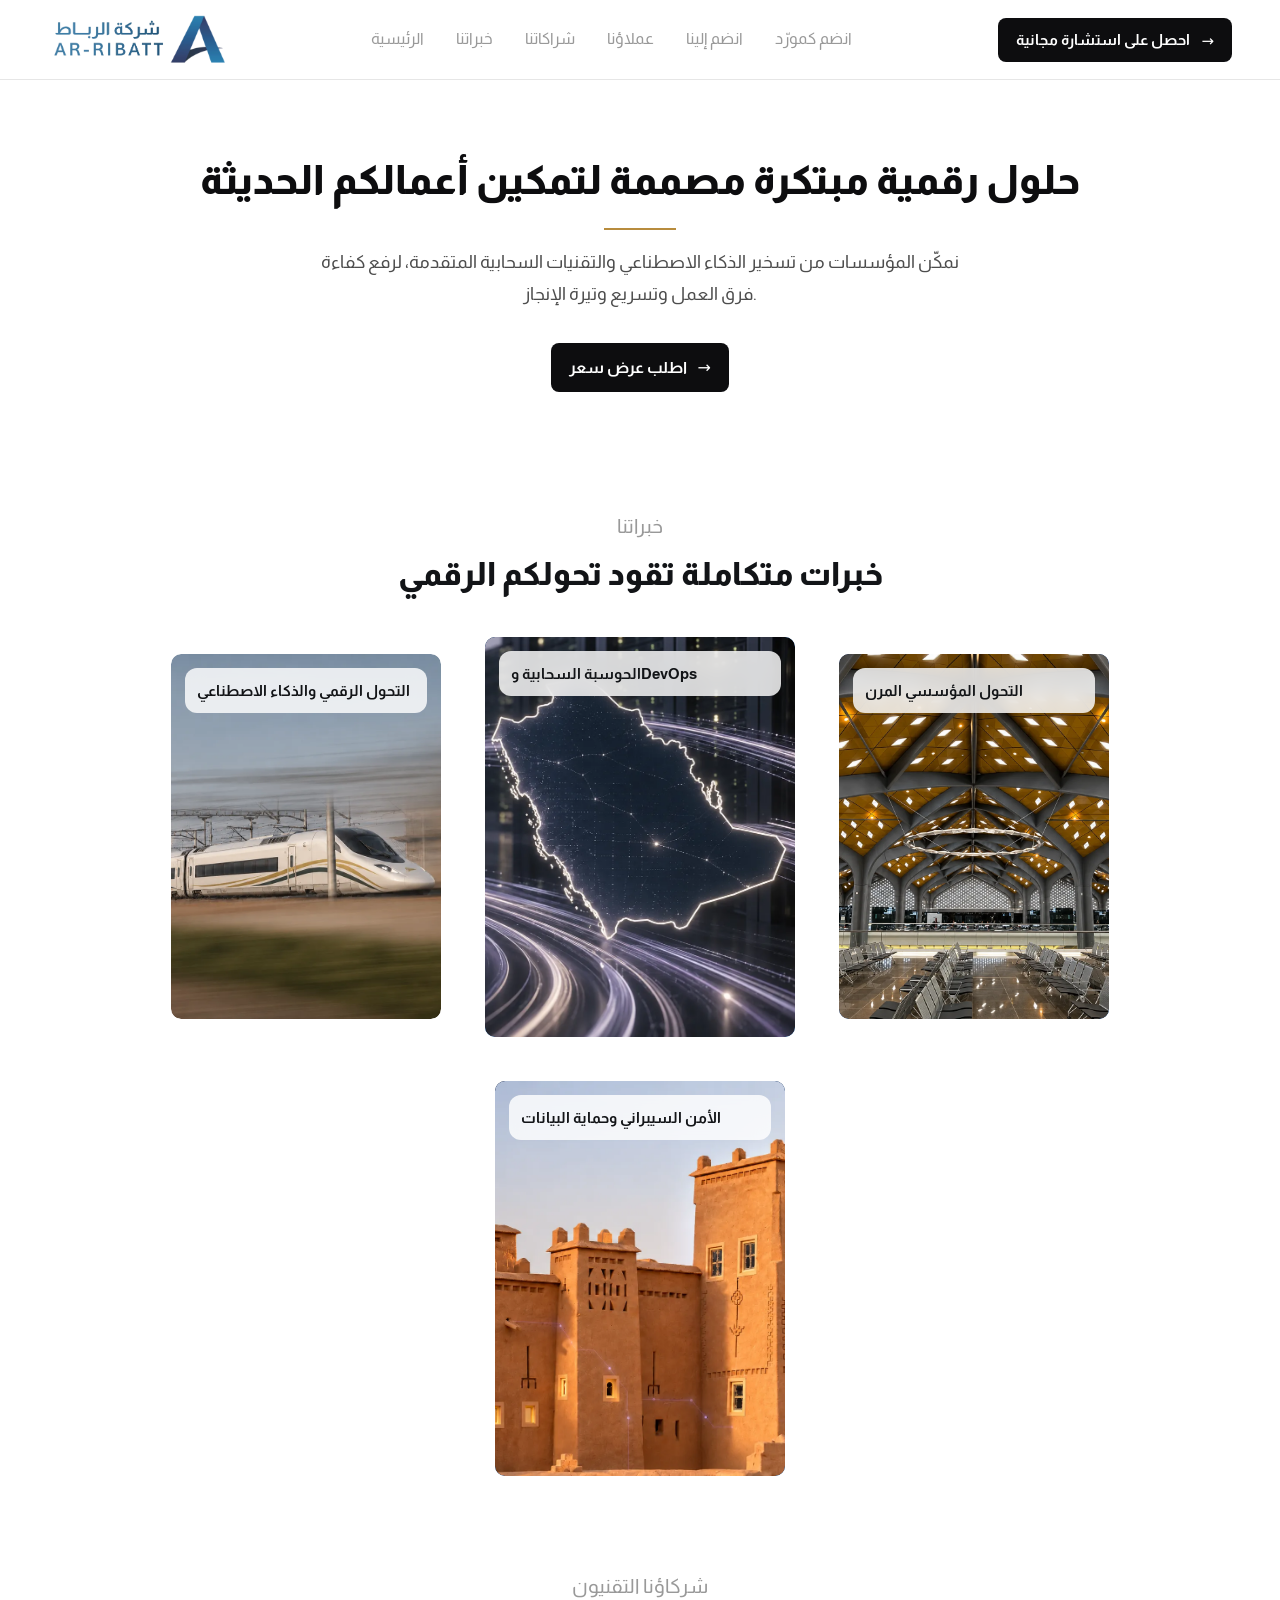
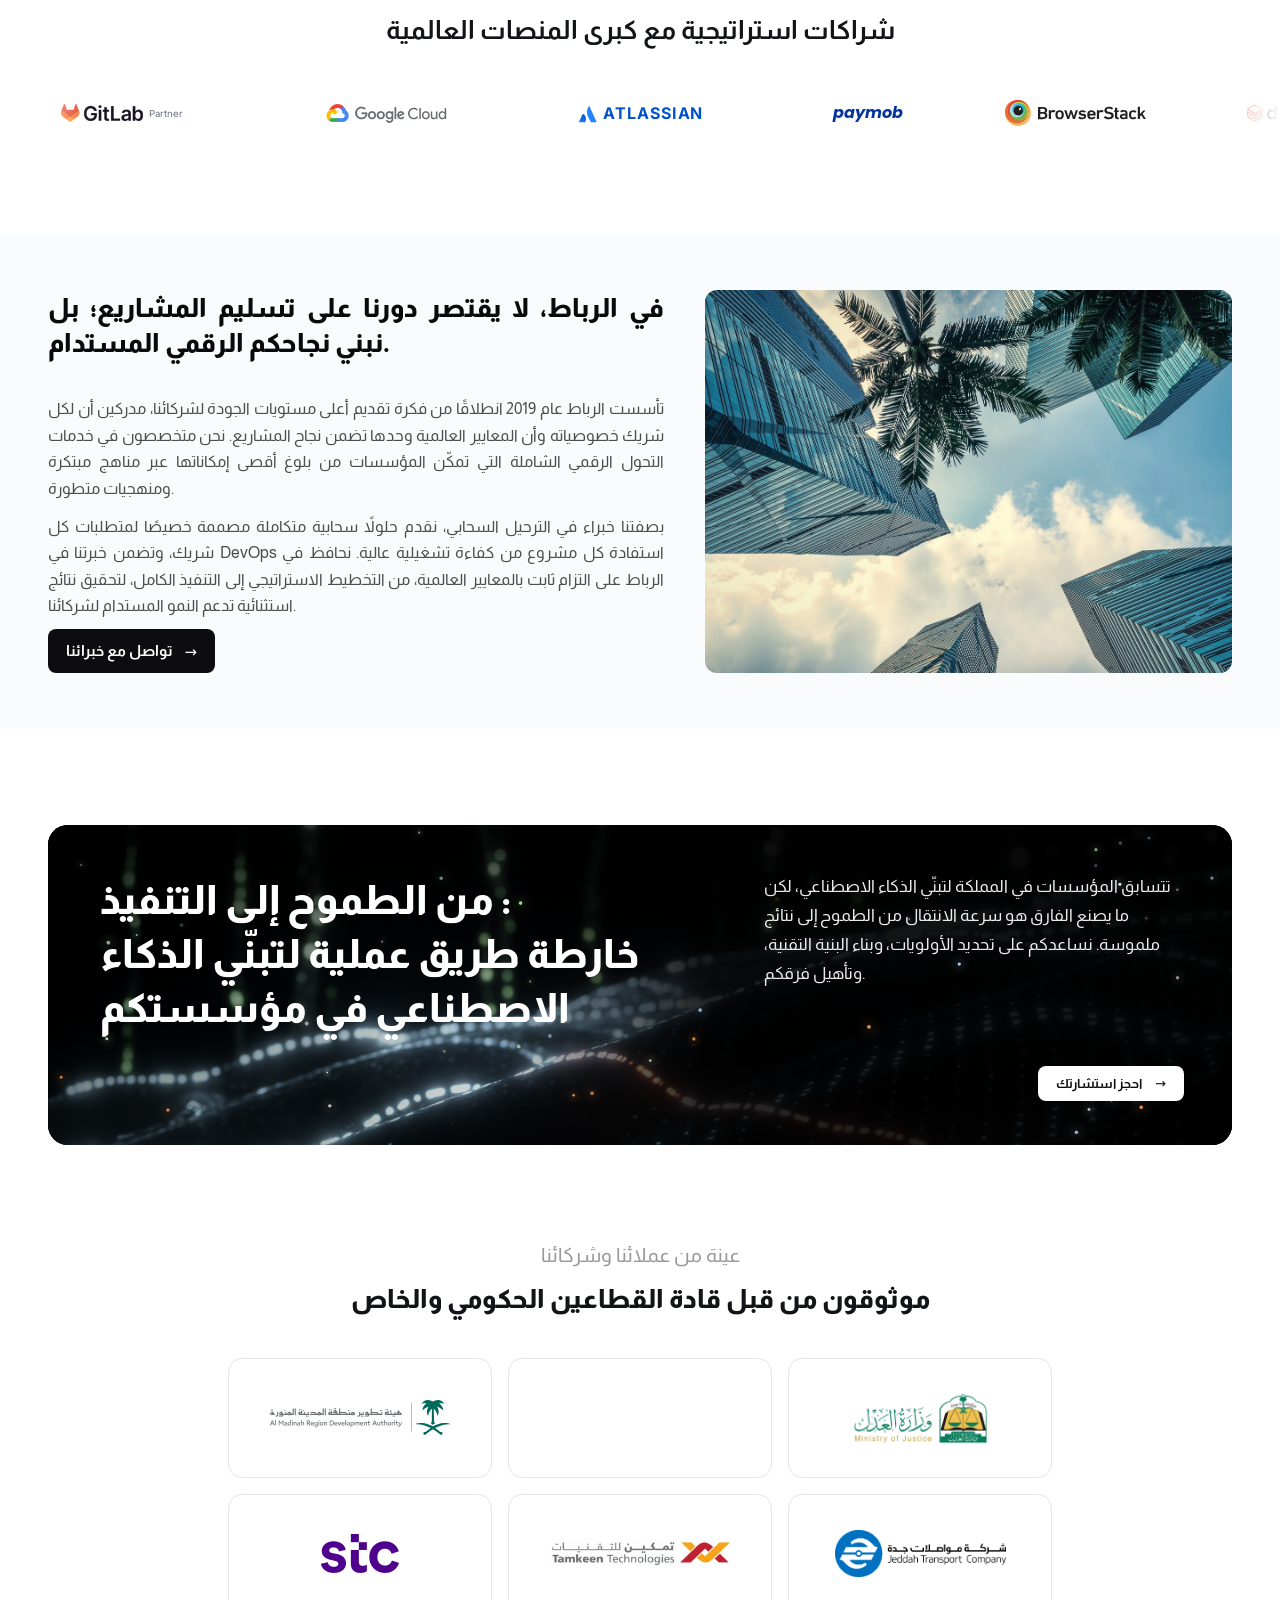
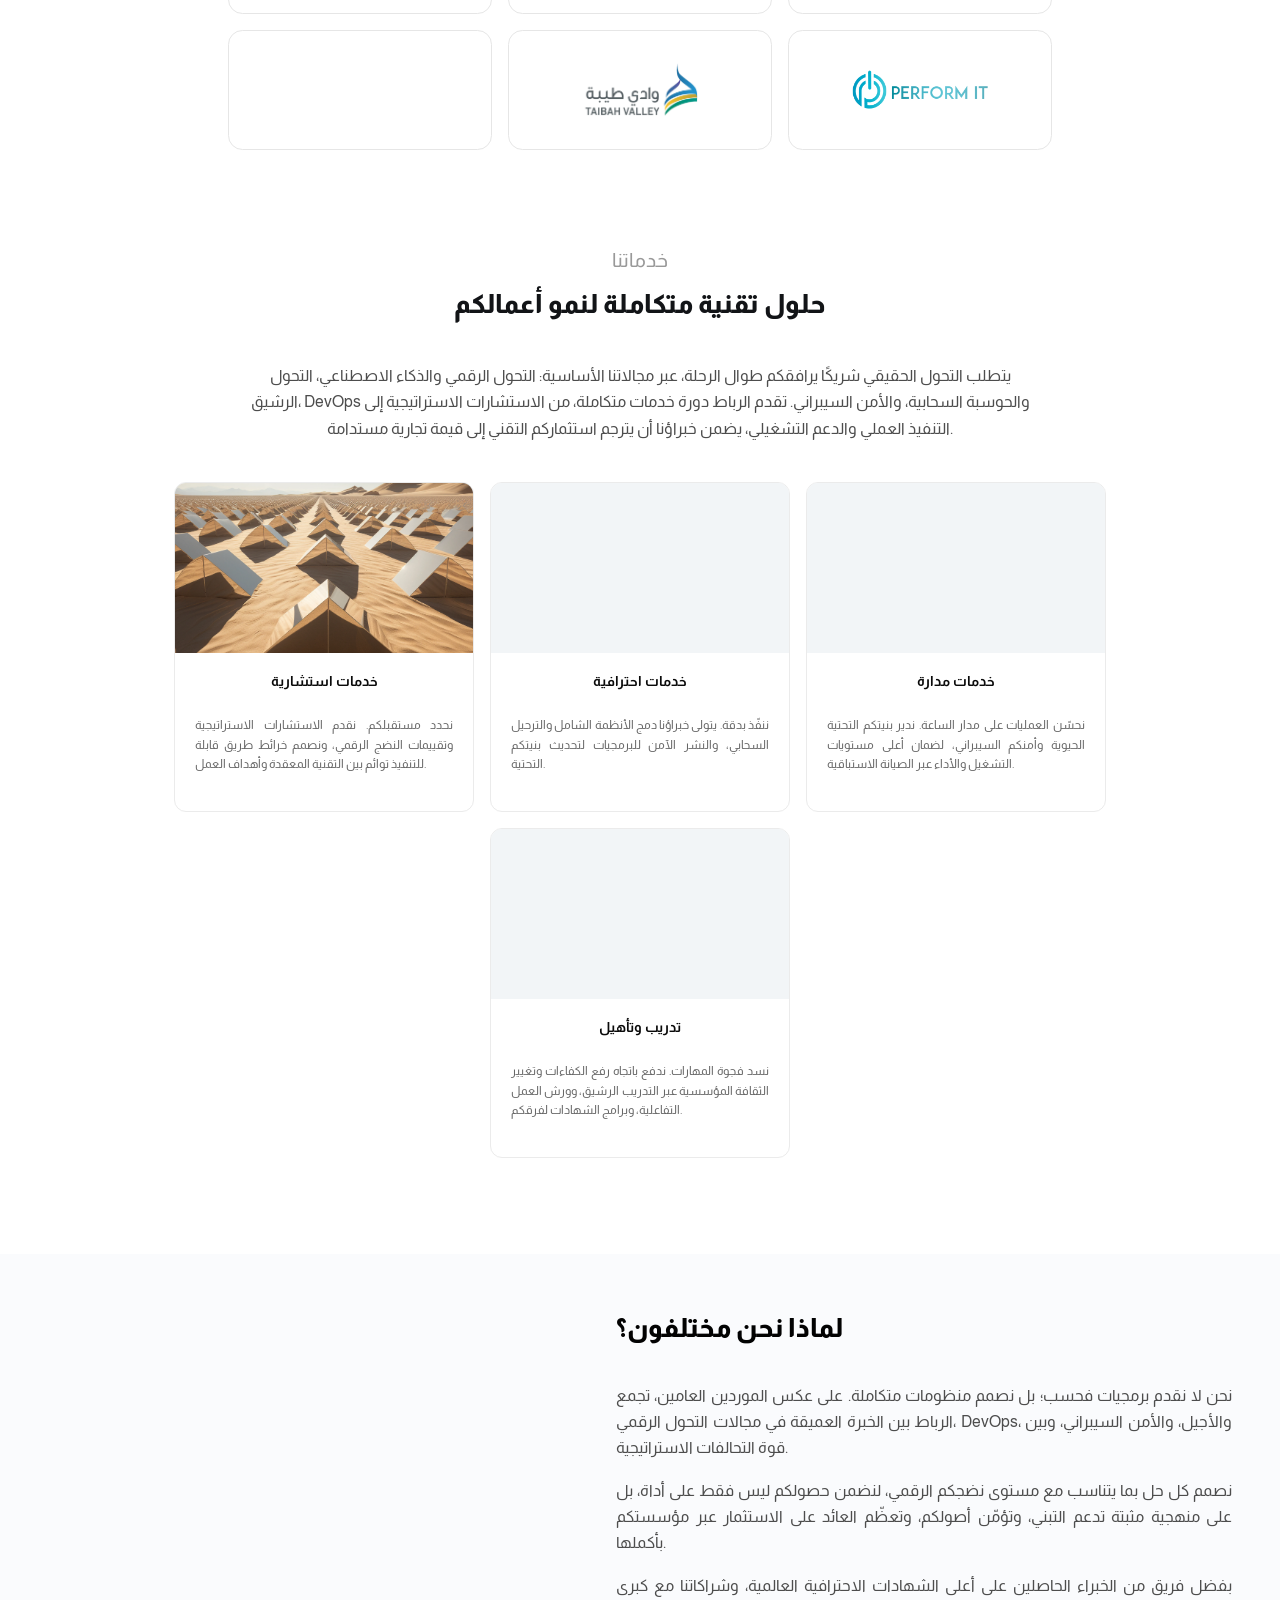
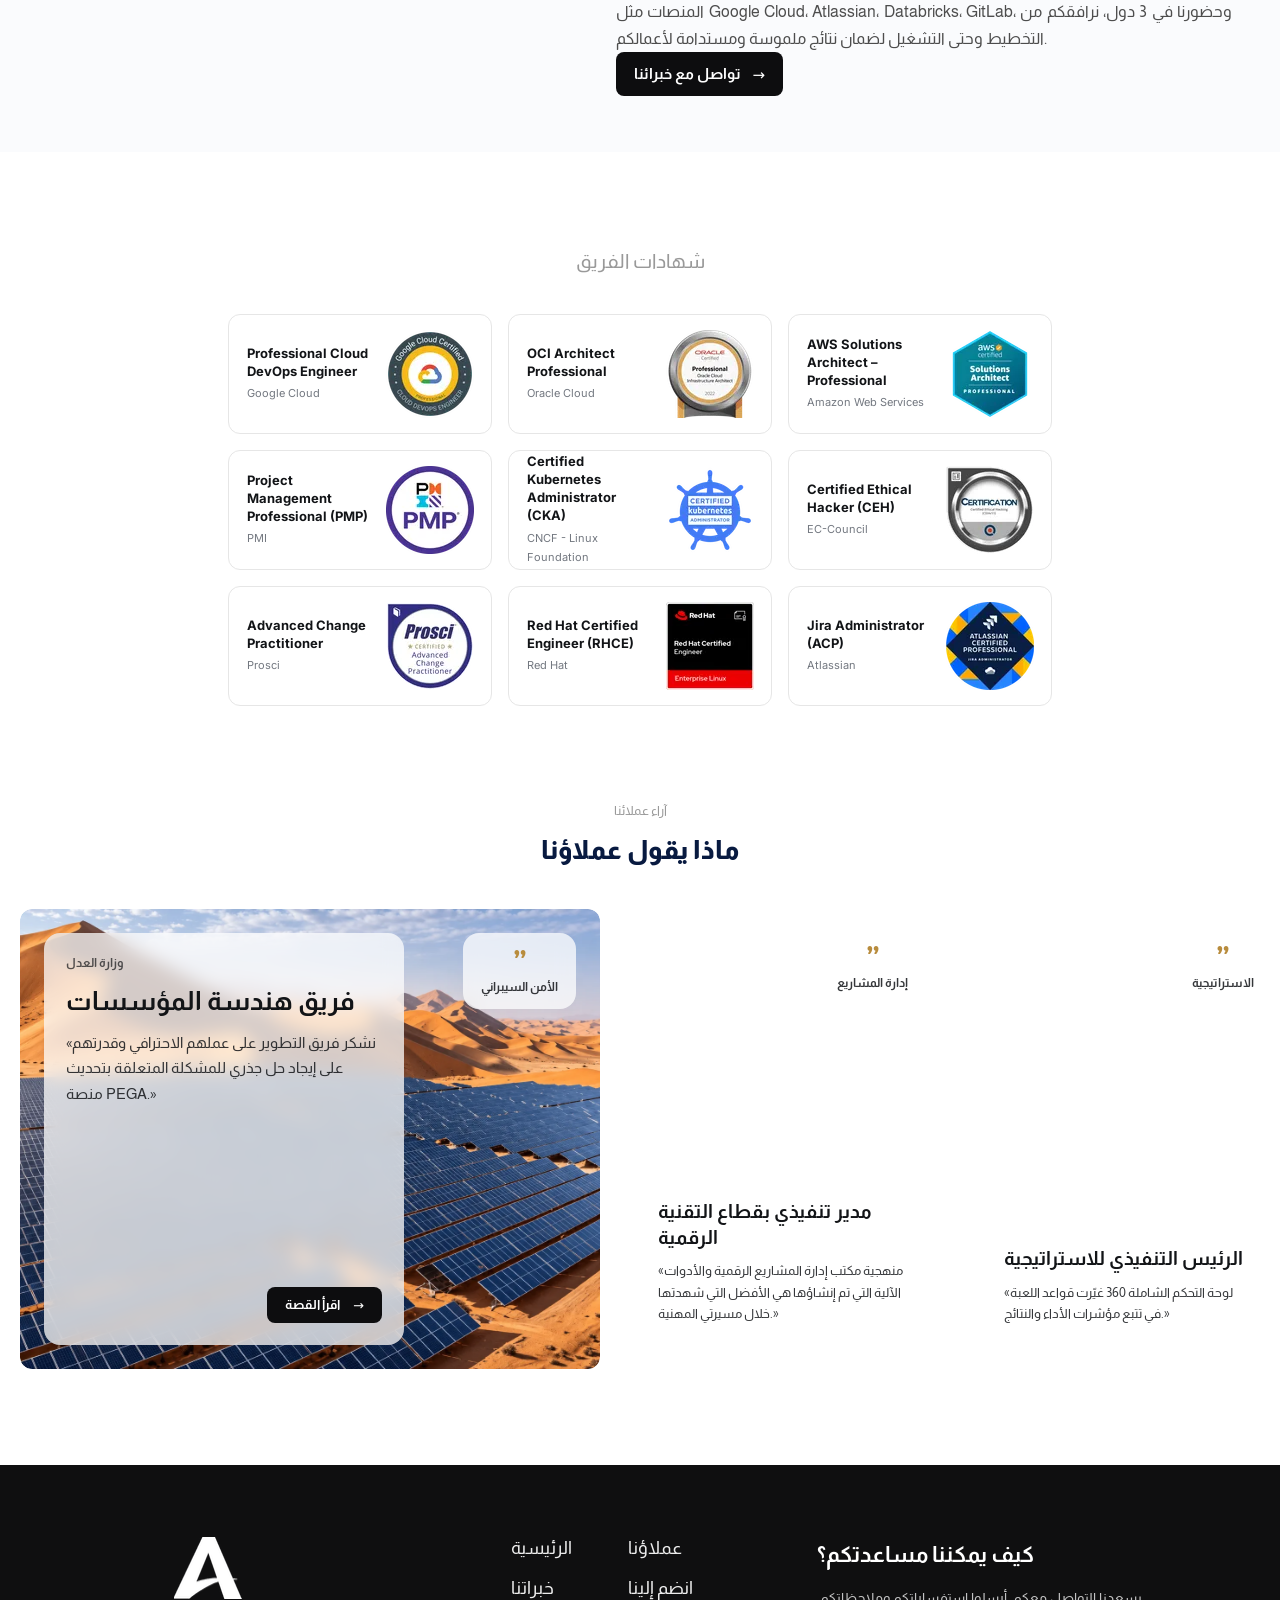
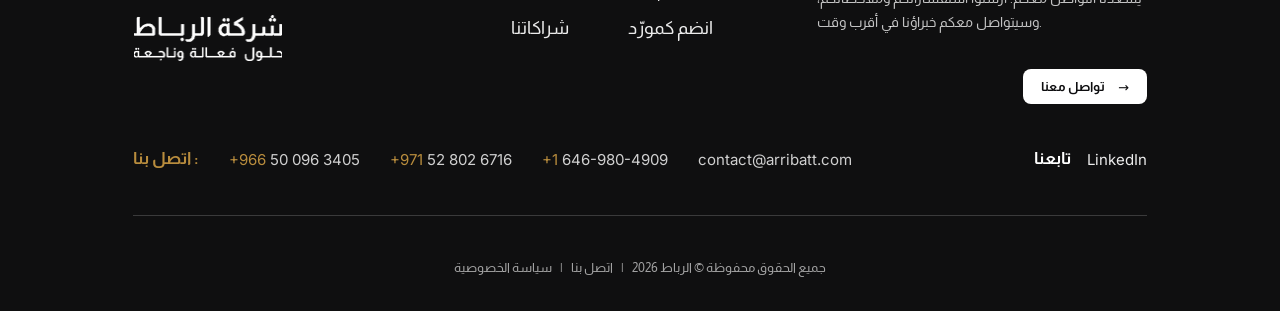
<file: en/index.html>
<!DOCTYPE html><html lang="en" dir="ltr" class="font-sans"><head><meta charset="utf-8"><link rel="icon" type="image/svg+xml" href="/favicon.svg"><meta name="viewport" content="width=device-width, initial-scale=1"><meta name="generator" content="Astro v7.3.7"><title>شركة الرباط | حلول رقمية واستشارات تقنية</title><meta name="description" content="الرباط شركة استشارات تقنية تقدم خدمات التحول الرقمي، DevOps، الحوسبة السحابية، الأمن السيبراني، والتدريب للمؤسسات في المملكة والمنطقة."><meta name="robots" content="noindex, follow"><link rel="canonical" href="https://arribatt.com/en/"><link rel="alternate" hreflang="ar" href="https://arribatt.com/"><link rel="alternate" hreflang="en" href="https://arribatt.com/en/"><link rel="alternate" hreflang="x-default" href="https://arribatt.com/"><link rel="sitemap" href="/sitemap-index.xml"><link rel="preload" href="/_astro/almarai-arabic-700-normal.RufW5IrK.woff2" as="font" type="font/woff2" crossorigin><link rel="preload" href="/_astro/almarai-latin-700-normal.CmEa8QLc.woff2" as="font" type="font/woff2" crossorigin><meta property="og:type" content="website"><meta property="og:site_name" content="AR-RIBATT"><meta property="og:locale" content="en_US"><meta property="og:locale:alternate" content="ar_SA"><meta property="og:url" content="https://arribatt.com/en/"><meta property="og:title" content="شركة الرباط — AR-RIBATT"><meta property="og:description" content="حلول رقمية مصممة خصيصًا للأعمال الحديثة: تحول رقمي، سحابة، DevOps، وأمن سيبراني."><meta property="og:image" content="https://arribatt.com/_astro/og.B1Ixiolo_ZcXchB.jpg"><meta property="og:image:width" content="1200"><meta property="og:image:height" content="630"><meta name="twitter:card" content="summary_large_image"><meta name="twitter:title" content="شركة الرباط — AR-RIBATT"><meta name="twitter:description" content="حلول رقمية مصممة خصيصًا للأعمال الحديثة: تحول رقمي، سحابة، DevOps، وأمن سيبراني."><meta name="twitter:image" content="https://arribatt.com/_astro/og.B1Ixiolo_ZcXchB.jpg"><script type="application/ld+json">{"@context":"https://schema.org","@type":"Organization","name":"شركة الرباط","alternateName":"AR-RIBATT","url":"https://arribatt.com/","logo":"https://arribatt.com/_astro/logo.D2VFjR-r.png","email":"contact@arribatt.com","telephone":["+966 50 096 3405","+971 52 802 6716","+1 646-980-4909"],"sameAs":["https://www.linkedin.com/company/arribatt/"]}</script><script async src="https://www.googletagmanager.com/gtag/js?id=G-THDGBT9R9G"></script><script>
      window.dataLayer = window.dataLayer || [];
      function gtag(){dataLayer.push(arguments);}
      gtag('js', new Date());
      gtag('config', 'G-THDGBT9R9G');
    </script><link rel="stylesheet" href="/_astro/almarai-latin-700-normal.4R4eSohO.css"></head><body class="min-h-dvh bg-white font-sans text-body antialiased"><a href="#main" class="sr-only focus:not-sr-only focus:absolute focus:start-4 focus:top-4 focus:z-[100] focus:rounded-btn focus:bg-ink focus:px-4 focus:py-2 focus:text-white">تخطي إلى المحتوى</a><header class="relative sticky top-0 z-50 h-20 border-b border-line bg-white"><div class="ms-auto me-auto w-full max-w-page ps-4 pe-4 md:ps-6 md:pe-6 xl:ps-12 xl:pe-12 h-full"><div class="flex h-full items-center justify-between"><a href="/en/" aria-label="شركة الرباط - AR-RIBATT" class="relative z-10 shrink-0 rounded-btn focus-visible:outline-2 focus-visible:outline-offset-2 focus-visible:outline-ink"><img src="/_astro/logo.D2VFjR-r_1rYaQx.webp" alt="شركة الرباط - AR-RIBATT" loading="eager" fetchpriority="high" decoding="async" width="1003" height="284" class="h-[50px] w-auto object-contain"></a><nav class="hidden lg:block" aria-label="القائمة الرئيسية"><ul class="flex items-center gap-8"><li><a href="#home" class="nav-link rounded-btn focus-visible:outline-2 focus-visible:outline-offset-4 focus-visible:outline-ink">الرئيسية</a></li><li><a href="#expertise" class="nav-link rounded-btn focus-visible:outline-2 focus-visible:outline-offset-4 focus-visible:outline-ink">خبراتنا</a></li><li><a href="#partners" class="nav-link rounded-btn focus-visible:outline-2 focus-visible:outline-offset-4 focus-visible:outline-ink">شراكاتنا</a></li><li><a href="#clients" class="nav-link rounded-btn focus-visible:outline-2 focus-visible:outline-offset-4 focus-visible:outline-ink">عملاؤنا</a></li><li><a href="https://qr.arribatt.sa/?id=form-1" class="nav-link rounded-btn focus-visible:outline-2 focus-visible:outline-offset-4 focus-visible:outline-ink" target="_blank" rel="noopener noreferrer">انضم إلينا</a></li><li><a href="https://qr.arribatt.sa/?id=form-3" class="nav-link rounded-btn focus-visible:outline-2 focus-visible:outline-offset-4 focus-visible:outline-ink" target="_blank" rel="noopener noreferrer">انضم كمورّد</a></li></ul></nav><div class="hidden lg:block"><a href="https://calendly.com/m-alzouaghi-arribatt/meet-with-arribatt" class="btn-ink btn-ink--dark btn-ink--lg focus-visible:outline-2 focus-visible:outline-offset-2 focus-visible:outline-gold" target="_blank" rel="noopener noreferrer"><span class="btn-ink__arrow btn-ink__arrow--out" aria-hidden="true"></span><span class="btn-ink__label">احصل على استشارة مجانية</span><span class="btn-ink__arrow btn-ink__arrow--in" aria-hidden="true"></span></a></div><details class="group lg:hidden"><summary class="flex size-11 cursor-pointer list-none items-center justify-center rounded-btn text-ink hover:bg-surface focus-visible:outline-2 focus-visible:outline-offset-2 focus-visible:outline-ink [&amp;::-webkit-details-marker]:hidden" aria-label="القائمة"><svg class="size-6 group-open:hidden" viewBox="0 0 24 24" fill="none" stroke="currentColor" stroke-width="2" stroke-linecap="round" aria-hidden="true"><path d="M4 7h16M4 12h16M4 17h16"></path></svg><svg class="hidden size-6 group-open:block" viewBox="0 0 24 24" fill="none" stroke="currentColor" stroke-width="2" stroke-linecap="round" aria-hidden="true"><path d="M6 6l12 12M18 6L6 18"></path></svg></summary><div class="absolute start-0 end-0 top-full w-full border-b border-line bg-white"><div class="ms-auto me-auto w-full max-w-page ps-4 pe-4 md:ps-6 md:pe-6 xl:ps-12 xl:pe-12"><nav class="flex flex-col gap-2 py-4" aria-label="القائمة الرئيسية"><ul class="flex flex-col"><li><a href="#home" class="block py-3 text-start font-normal text-ink no-underline transition-colors hover:text-gold focus-visible:outline-2 focus-visible:outline-offset-2 focus-visible:outline-ink">الرئيسية</a></li><li><a href="#expertise" class="block py-3 text-start font-normal text-ink no-underline transition-colors hover:text-gold focus-visible:outline-2 focus-visible:outline-offset-2 focus-visible:outline-ink">خبراتنا</a></li><li><a href="#partners" class="block py-3 text-start font-normal text-ink no-underline transition-colors hover:text-gold focus-visible:outline-2 focus-visible:outline-offset-2 focus-visible:outline-ink">شراكاتنا</a></li><li><a href="#clients" class="block py-3 text-start font-normal text-ink no-underline transition-colors hover:text-gold focus-visible:outline-2 focus-visible:outline-offset-2 focus-visible:outline-ink">عملاؤنا</a></li><li><a href="https://qr.arribatt.sa/?id=form-1" class="block py-3 text-start font-normal text-ink no-underline transition-colors hover:text-gold focus-visible:outline-2 focus-visible:outline-offset-2 focus-visible:outline-ink" target="_blank" rel="noopener noreferrer">انضم إلينا</a></li><li><a href="https://qr.arribatt.sa/?id=form-3" class="block py-3 text-start font-normal text-ink no-underline transition-colors hover:text-gold focus-visible:outline-2 focus-visible:outline-offset-2 focus-visible:outline-ink" target="_blank" rel="noopener noreferrer">انضم كمورّد</a></li></ul><a href="https://calendly.com/m-alzouaghi-arribatt/meet-with-arribatt" class="btn-ink btn-ink--dark btn-ink--lg focus-visible:outline-2 focus-visible:outline-offset-2 focus-visible:outline-gold w-full whitespace-nowrap" target="_blank" rel="noopener noreferrer"><span class="btn-ink__arrow btn-ink__arrow--out" aria-hidden="true"></span><span class="btn-ink__label">احصل على استشارة مجانية</span><span class="btn-ink__arrow btn-ink__arrow--in" aria-hidden="true"></span></a></nav></div></div></details></div></div></header><main id="main" tabindex="-1" data-locale="en"><section id="home" class="relative isolate overflow-hidden scroll-mt-24 bg-white py-16 xl:py-[72px]"><div class="pointer-events-none absolute inset-0 opacity-35" aria-hidden="true"><img src="/_astro/hero-lines.3NPXnAbR_jAh8v.svg" alt loading="eager" decoding="async" width="1280" height="251" class="absolute inset-0 h-full w-full object-cover"><img src="/_astro/hero-dots.DGAd6fWE_ZMkqzb.svg" alt loading="eager" decoding="async" width="1286" height="254" class="absolute inset-0 h-full w-full object-cover"></div><div class="ms-auto me-auto w-full max-w-page ps-4 pe-4 md:ps-6 md:pe-6 xl:ps-12 xl:pe-12 relative"><div class="flex flex-col items-center text-center"><h1 class="hero-enter hero-enter--1 max-w-[920px] text-[clamp(1.75rem,2vw+1rem,40px)] font-extrabold leading-[1.4] text-ink">حلول رقمية مبتكرة مصممة لتمكين أعمالكم الحديثة</h1><span class="hero-rule" aria-hidden="true"></span><p class="hero-enter hero-enter--2 mt-4 max-w-[640px] text-lg leading-[1.8] text-body">نمكّن المؤسسات من تسخير الذكاء الاصطناعي والتقنيات السحابية المتقدمة، لرفع كفاءة فرق العمل وتسريع وتيرة الإنجاز.</p><div class="hero-enter hero-enter--3 mt-8"><a href="https://qr.arribatt.sa/?id=form-2" class="btn-ink btn-ink--dark btn-ink--xl focus-visible:outline-2 focus-visible:outline-offset-2 focus-visible:outline-gold" target="_blank" rel="noopener noreferrer"><span class="btn-ink__arrow btn-ink__arrow--out" aria-hidden="true"></span><span class="btn-ink__label">اطلب عرض سعر</span><span class="btn-ink__arrow btn-ink__arrow--in" aria-hidden="true"></span></a></div></div></div></section><section id="expertise" class="scroll-mt-24 bg-white py-12"><div class="ms-auto me-auto w-full max-w-page ps-4 pe-4 md:ps-6 md:pe-6 xl:ps-12 xl:pe-12 flex flex-col items-center gap-10"><div class="flex flex-col items-center gap-3 text-center"><p class="text-xl font-normal text-muted">خبراتنا</p><h2 class="leading-[1.4] font-extrabold text-[32px] text-heading">خبرات متكاملة تقود تحولكم الرقمي</h2></div><ul class="flex w-full snap-x snap-mandatory items-center gap-4 overflow-x-auto [scrollbar-width:none] [-ms-overflow-style:none] [&amp;::-webkit-scrollbar]:hidden xl:flex-wrap xl:justify-center xl:gap-11 xl:overflow-visible"><li class="x-card w-[75%] shrink-0 snap-start xl:w-[var(--w)] xl:shrink-0" style="--w:270px;--h:365px;background-image:none"><div class="x-card__media"><img src="/_astro/digital-ai.BuF8sNp3_1Nud4Y.webp" alt="التحول الرقمي والذكاء الاصطناعي" style="height:100%;left:-103.23%;top:-0.11%;width:232.28%" loading="lazy" decoding="async" width="1655" height="950" class="max-w-none xl:absolute"></div><div class="x-card__panel"><div class="x-card__content"><h3 class="x-card__title">التحول الرقمي والذكاء الاصطناعي</h3><p class="x-card__text">نسخّر الذكاء الاصطناعي والتحول الرقمي لتمكين مؤسستكم من الابتكار وتسريع النمو.</p></div><div class="x-card__cta"><a href="https://calendly.com/m-alzouaghi-arribatt/meet-with-arribatt" class="btn-ink btn-ink--dark btn-ink--sm focus-visible:outline-2 focus-visible:outline-offset-2 focus-visible:outline-gold" target="_blank" rel="noopener noreferrer"><span class="btn-ink__arrow btn-ink__arrow--out" aria-hidden="true"></span><span class="btn-ink__label">اكتشف المزيد</span><span class="btn-ink__arrow btn-ink__arrow--in" aria-hidden="true"></span></a></div></div></li><li class="x-card w-[75%] shrink-0 snap-start xl:w-[var(--w)] xl:shrink-0" style="--w:310px;--h:400px;background-image:linear-gradient(135.94deg, rgb(18, 46, 92) 0%, rgb(36, 97, 158) 71.429%)"><div class="x-card__media"><img src="/_astro/cloud-devops.ePCq-_FP_VWO2.webp" alt="الحوسبة السحابية وDevOps" style="height:101.21%;left:-118.83%;top:0.05%;width:234.92%" loading="lazy" decoding="async" width="1672" height="941" class="max-w-none xl:absolute"></div><div class="x-card__panel"><div class="x-card__content"><h3 class="x-card__title">الحوسبة السحابية وDevOps</h3><p class="x-card__text">ترحيل سحابي سلس وأتمتة DevOps لتشغيل أسرع وأكثر موثوقية لبنيتكم التحتية.</p></div><div class="x-card__cta"><a href="https://calendly.com/m-alzouaghi-arribatt/meet-with-arribatt" class="btn-ink btn-ink--dark btn-ink--sm focus-visible:outline-2 focus-visible:outline-offset-2 focus-visible:outline-gold" target="_blank" rel="noopener noreferrer"><span class="btn-ink__arrow btn-ink__arrow--out" aria-hidden="true"></span><span class="btn-ink__label">اكتشف المزيد</span><span class="btn-ink__arrow btn-ink__arrow--in" aria-hidden="true"></span></a></div></div></li><li class="x-card w-[75%] shrink-0 snap-start xl:w-[var(--w)] xl:shrink-0" style="--w:270px;--h:365px;background-image:linear-gradient(134.6deg, rgb(10, 26, 61) 0%, rgb(20, 61, 117) 71.429%)"><div class="x-card__media"><img src="/_astro/agile.X4Pp-ks4_Z1QyyD6.webp" alt="التحول المؤسسي المرن" style="inset:0;width:100%;height:100%;object-fit:cover" loading="lazy" decoding="async" width="1464" height="1074" class="max-w-none xl:absolute"></div><div class="x-card__panel"><div class="x-card__content"><h3 class="x-card__title">التحول المؤسسي المرن</h3><p class="x-card__text">نرسّخ ثقافة العمل المرن (Agile &amp; Scrum) لتسريع التسليم ورفع كفاءة فرق العمل في مؤسستكم.</p></div><div class="x-card__cta"><a href="https://calendly.com/m-alzouaghi-arribatt/meet-with-arribatt" class="btn-ink btn-ink--dark btn-ink--sm focus-visible:outline-2 focus-visible:outline-offset-2 focus-visible:outline-gold" target="_blank" rel="noopener noreferrer"><span class="btn-ink__arrow btn-ink__arrow--out" aria-hidden="true"></span><span class="btn-ink__label">اكتشف المزيد</span><span class="btn-ink__arrow btn-ink__arrow--in" aria-hidden="true"></span></a></div></div></li><li class="x-card w-[75%] shrink-0 snap-start xl:w-[var(--w)] xl:shrink-0" style="--w:290px;--h:395px;background-image:linear-gradient(134.39deg, rgb(13, 31, 71) 0%, rgb(26, 71, 128) 71.429%)"><div class="x-card__media"><img src="/_astro/cybersecurity.xZYOoj6X_ZU1NrU.webp" alt="الأمن السيبراني وحماية البيانات" style="height:100%;left:-3.16%;top:0.1%;width:242.02%" loading="lazy" decoding="async" width="1672" height="941" class="max-w-none xl:absolute"></div><div class="x-card__panel"><div class="x-card__content"><h3 class="x-card__title">الأمن السيبراني وحماية البيانات</h3><p class="x-card__text">حماية متكاملة لبياناتكم وأنظمتكم عبر حلول أمن سيبراني استباقية ومراقبة مستمرة على مدار الساعة.</p></div><div class="x-card__cta"><a href="https://calendly.com/m-alzouaghi-arribatt/meet-with-arribatt" class="btn-ink btn-ink--dark btn-ink--sm focus-visible:outline-2 focus-visible:outline-offset-2 focus-visible:outline-gold" target="_blank" rel="noopener noreferrer"><span class="btn-ink__arrow btn-ink__arrow--out" aria-hidden="true"></span><span class="btn-ink__label">اكتشف المزيد</span><span class="btn-ink__arrow btn-ink__arrow--in" aria-hidden="true"></span></a></div></div></li></ul></div></section><section id="partners" class="scroll-mt-24 bg-white py-12 pb-24"><div class="ms-auto me-auto w-full max-w-page ps-4 pe-4 md:ps-6 md:pe-6 xl:ps-12 xl:pe-12 mb-10 flex flex-col items-center"><div class="flex flex-col items-center gap-3 text-center gap-3"><p class="text-xl font-normal text-muted">شركاؤنا التقنيون</p><h2 class="leading-[1.4] font-bold text-[26px] text-heading">شراكات استراتيجية مع كبرى المنصات العالمية</h2></div></div><div class="marquee relative mx-auto h-[50px] w-full max-w-page overflow-hidden px-4 md:px-6 xl:px-12"><div class="pointer-events-none absolute inset-y-0 start-0 z-1 h-[50px] w-[90px] bg-linear-to-r from-white to-transparent" aria-hidden="true"></div><div class="pointer-events-none absolute inset-y-0 end-0 z-1 h-[50px] w-[90px] bg-linear-to-l from-white to-transparent" aria-hidden="true"></div><div class="marquee__track flex h-[50px] w-max items-center"><ul class="flex shrink-0 items-center gap-[130px] pe-[130px]"><li class="flex w-[148px] shrink-0 items-center justify-center gap-1.5"><img src="/_astro/gitlab.0oqT5avN_bjvwU.webp" alt="GitLab" loading="lazy" decoding="async" width="82" height="18" class="h-[18px] w-[82px] object-cover"><span class="font-latin text-[9.6px] text-[#6b7380]">Partner</span></li><li class="flex shrink-0 items-center justify-center"><img src="/_astro/google-cloud.CJPN-X8w_Z16N8yL.webp" alt="Google Cloud" loading="lazy" decoding="async" width="122" height="19" class="h-[19px] w-[122px] object-cover"></li><li class="flex shrink-0 items-center justify-center gap-1.5 font-latin text-base font-bold tracking-[0.96px] text-[#0052cc]"><img src="/_astro/atlassian-mark.9yQa8FIi_5OESP.svg" alt loading="lazy" decoding="async" width="19" height="19" class="size-[18.8px]"><span>ATLASSIAN</span></li><li class="flex shrink-0 items-center justify-center font-paymob text-base font-bold italic text-[#05339e]">paymob</li><li class="flex shrink-0 items-center justify-center"><span class="relative block h-[41.6px] w-[83.2px]"><img src="/_astro/browserstack.Ki-fsA3B_2p1H18.svg" alt="BrowserStack" loading="lazy" decoding="async" width="141" height="26" class="absolute top-[18.75%] start-[-34.74%] max-w-none"></span></li><li class="flex shrink-0 items-center justify-center"><img src="/_astro/databricks.DVVjJMdG_Z1Q6LdH.svg" alt="Databricks" loading="lazy" decoding="async" width="106" height="18" class="h-[17.6px] w-[105.6px]"></li></ul><ul class="flex shrink-0 items-center gap-[130px] pe-[130px]" aria-hidden="true"><li class="flex w-[148px] shrink-0 items-center justify-center gap-1.5"><img src="/_astro/gitlab.0oqT5avN_bjvwU.webp" alt="GitLab" loading="lazy" decoding="async" width="82" height="18" class="h-[18px] w-[82px] object-cover"><span class="font-latin text-[9.6px] text-[#6b7380]">Partner</span></li><li class="flex shrink-0 items-center justify-center"><img src="/_astro/google-cloud.CJPN-X8w_Z16N8yL.webp" alt="Google Cloud" loading="lazy" decoding="async" width="122" height="19" class="h-[19px] w-[122px] object-cover"></li><li class="flex shrink-0 items-center justify-center gap-1.5 font-latin text-base font-bold tracking-[0.96px] text-[#0052cc]"><img src="/_astro/atlassian-mark.9yQa8FIi_5OESP.svg" alt loading="lazy" decoding="async" width="19" height="19" class="size-[18.8px]"><span>ATLASSIAN</span></li><li class="flex shrink-0 items-center justify-center font-paymob text-base font-bold italic text-[#05339e]">paymob</li><li class="flex shrink-0 items-center justify-center"><span class="relative block h-[41.6px] w-[83.2px]"><img src="/_astro/browserstack-2.C2VnJYYT_2p1H18.svg" alt loading="lazy" decoding="async" width="141" height="26" class="absolute top-[18.75%] start-[-34.74%] max-w-none"></span></li><li class="flex shrink-0 items-center justify-center"><img src="/_astro/databricks.DVVjJMdG_Z1Q6LdH.svg" alt="Databricks" loading="lazy" decoding="async" width="106" height="18" class="h-[17.6px] w-[105.6px]"></li></ul></div></div></section><section id="about" class="split scroll-mt-24 bg-surface py-14 split--about"><div class="ms-auto me-auto w-full max-w-page ps-4 pe-4 md:ps-6 md:pe-6 xl:ps-12 xl:pe-12"><div class="flex flex-col items-start gap-10 xl:flex-row xl:gap-[41px]"><div class="flex min-h-0 min-w-0 flex-1 flex-col items-start xl:min-h-[383px] xl:flex-[1_1_706px]"><h2 class="w-full font-extrabold mb-9 text-[26px] leading-[1.35] text-title text-justify">في الرباط، لا يقتصر دورنا على تسليم المشاريع؛ بل نبني نجاحكم الرقمي المستدام.</h2><div class="flex w-full flex-col max-w-[660px] gap-3"><p class="text-justify text-base leading-[1.65] text-body">تأسست الرباط عام 2019 انطلاقًا من فكرة تقديم أعلى مستويات الجودة لشركائنا، مدركين أن لكل شريك خصوصياته وأن المعايير العالمية وحدها تضمن نجاح المشاريع. نحن متخصصون في خدمات التحول الرقمي الشاملة التي تمكّن المؤسسات من بلوغ أقصى إمكاناتها عبر مناهج مبتكرة ومنهجيات متطورة.</p><p class="text-justify text-base leading-[1.65] text-body">بصفتنا خبراء في الترحيل السحابي، نقدم حلولاً سحابية متكاملة مصممة خصيصًا لمتطلبات كل شريك، وتضمن خبرتنا في DevOps استفادة كل مشروع من كفاءة تشغيلية عالية. نحافظ في الرباط على التزام ثابت بالمعايير العالمية، من التخطيط الاستراتيجي إلى التنفيذ الكامل، لتحقيق نتائج استثنائية تدعم النمو المستدام لشركائنا.</p></div><a href="https://calendly.com/m-alzouaghi-arribatt/meet-with-arribatt" class="btn-ink btn-ink--dark btn-ink--lg focus-visible:outline-2 focus-visible:outline-offset-2 focus-visible:outline-gold mt-4 xl:mt-auto" target="_blank" rel="noopener noreferrer"><span class="btn-ink__arrow btn-ink__arrow--out" aria-hidden="true"></span><span class="btn-ink__label">تواصل مع خبرائنا</span><span class="btn-ink__arrow btn-ink__arrow--in" aria-hidden="true"></span></a></div><div class="split-photo h-auto w-full max-w-[527px] shrink-0 overflow-hidden rounded-card xl:h-[383px] xl:w-[527px] xl:flex-[0_0_527px]"><img src="/_astro/about.DB5jnd_7_1qwkGR.webp" alt="واجهة معمارية حديثة" loading="lazy" sizes="527px" decoding="async" width="2576" height="1720" class="aspect-[527/383] h-full w-full object-cover xl:aspect-auto"></div></div></div></section><section class="bg-white pb-0 pt-14 xl:pt-24"><div class="ms-auto me-auto w-full max-w-page ps-4 pe-4 md:ps-6 md:pe-6 xl:ps-12 xl:pe-12"><div class="banner relative flex min-h-[320px] flex-col items-start gap-6 overflow-hidden rounded-[20px] bg-black px-6 pb-24 pt-8 xl:flex-row xl:gap-16 xl:ps-[52px] xl:pe-12 xl:pb-11 xl:pt-12"><div class="banner__bg pointer-events-none absolute inset-0" aria-hidden="true" dir="ltr"><div class="banner__bg-zoom"><img src="/_astro/banner-bg.DKNZC5jt.png" alt="" width="4096" height="2280" class="banner__bg-image" loading="lazy" decoding="async"></div><div class="banner__overlay absolute inset-0 bg-[linear-gradient(180deg,rgba(0,0,0,0.7)_0%,rgba(0,0,0,0)_60%),linear-gradient(90deg,rgba(0,0,0,0.95)_0%,rgba(0,0,0,0.85)_45%,rgba(0,0,0,0.15)_62%,rgba(0,0,0,0.5)_100%)] ltr:scale-x-[-1]"></div><div class="banner__particles"><div class="banner__particles-track"><img src="/_astro/banner-particles.DuXMQttF.svg" alt="" width="1274" height="339"><img src="/_astro/banner-particles.DuXMQttF.svg" alt="" width="1274" height="339"></div></div></div><h2 class="relative w-full shrink-0 text-[clamp(1.5rem,2vw+1rem,40px)] font-extrabold leading-[1.35] text-white xl:w-[600px] xl:flex-[0_0_600px]">من الطموح إلى التنفيذ :<br>خارطة طريق عملية لتبنّي الذكاء الاصطناعي في مؤسستكم</h2><p class="relative min-w-0 flex-1 text-[17px] leading-[1.7] text-white/92">تتسابق المؤسسات في المملكة لتبنّي الذكاء الاصطناعي، لكن ما يصنع الفارق هو سرعة الانتقال من الطموح إلى نتائج ملموسة. نساعدكم على تحديد الأولويات، وبناء البنية التقنية، وتأهيل فرقكم.</p><a href="https://calendly.com/m-alzouaghi-arribatt/meet-with-arribatt" class="btn-ink btn-ink--light btn-ink--sm focus-visible:outline-2 focus-visible:outline-offset-2 focus-visible:outline-white absolute end-6 bottom-8 xl:end-12 xl:bottom-11" target="_blank" rel="noopener noreferrer"><span class="btn-ink__arrow btn-ink__arrow--out" aria-hidden="true"></span><span class="btn-ink__label">احجز استشارتك</span><span class="btn-ink__arrow btn-ink__arrow--in" aria-hidden="true"></span></a></div></div></section><script type="module">function e(e){return e.getAnimations().find(e=>e instanceof CSSAnimation&&e.animationName===`banner-snow`)}function t(){window.matchMedia(`(prefers-reduced-motion: reduce)`).matches||document.querySelectorAll(`.banner`).forEach(t=>{if(!(t instanceof HTMLElement)||t.dataset.snowBound===`1`)return;t.dataset.snowBound=`1`;let n=t.querySelector(`.banner__particles-track`);if(!n)return;let r=!1,i=t=>{let i=e(n);if(!i)return;let a=Number(i.effect?.getComputedTiming().duration)||42e3,o=Number(i.currentTime??0);if(t<0&&o<=0&&(i.currentTime=a),i.playbackRate=t,t<0&&!r){r=!0;let t=()=>{let i=e(n);if(!i||i.playbackRate>=0){r=!1;return}let a=Number(i.effect?.getComputedTiming().duration)||42e3;Number(i.currentTime??0)<=16&&(i.currentTime=a),requestAnimationFrame(t)};requestAnimationFrame(t)}};t.addEventListener(`mouseenter`,()=>i(-1)),t.addEventListener(`mouseleave`,()=>i(1)),t.addEventListener(`focusin`,()=>i(-1)),t.addEventListener(`focusout`,e=>{let n=e.relatedTarget;n instanceof Node&&t.contains(n)||i(1)})})}t();</script><section id="clients" class="scroll-mt-24 bg-white pb-12 pt-16 xl:pt-24"><div class="ms-auto me-auto w-full max-w-page ps-4 pe-4 md:ps-6 md:pe-6 xl:ps-12 xl:pe-12 flex flex-col items-center gap-10"><div class="flex flex-col items-center gap-3 text-center"><p class="text-xl font-normal text-muted">عينة من عملائنا وشركائنا</p><h2 class="leading-[1.4] font-extrabold text-[26px] text-heading">موثوقون من قبل قادة القطاعين الحكومي والخاص</h2></div><ul class="grid w-full grid-cols-2 gap-4 md:grid-cols-3 xl:w-auto xl:grid-cols-[repeat(3,264px)]"><li><div class="overflow-hidden bg-white logo-cell flex h-[120px] items-center justify-center overflow-hidden rounded-[14.4px] px-[28.8px] py-6"><img src="/_astro/mda.Br_hAPNj.svg" alt="هيئة تطوير منطقة المدينة المنورة" width="180" height="35" class="max-w-none object-contain" style="width:180px;height:35px" loading="lazy" decoding="async"></div></li><li><div class="overflow-hidden bg-white logo-cell flex h-[120px] items-center justify-center overflow-hidden rounded-[14.4px] px-[28.8px] py-6"><img src="/_astro/bgc.DxOZfh7m.png" alt="Boston Consulting Group" width="1024" height="284" class="max-w-none object-contain" style="width:127px;height:72px" loading="lazy" decoding="async"></div></li><li><div class="overflow-hidden bg-white logo-cell flex h-[120px] items-center justify-center overflow-hidden rounded-[14.4px] px-[28.8px] py-6"><img src="/_astro/moj.GRFc2h6D.png" alt="وزارة العدل" width="584" height="245" class="max-w-none object-contain" style="width:143px;height:143px" loading="lazy" decoding="async"></div></li><li><div class="overflow-hidden bg-white logo-cell flex h-[120px] items-center justify-center overflow-hidden rounded-[14.4px] px-[28.8px] py-6"><img src="/_astro/stc.CBinUUbg.png" alt="stc" width="312" height="156" class="max-w-none object-contain" style="width:77.5px;height:39px" loading="lazy" decoding="async"></div></li><li><div class="overflow-hidden bg-white logo-cell flex h-[120px] items-center justify-center overflow-hidden rounded-[14.4px] px-[28.8px] py-6"><img src="/_astro/tamkeen.B9ol4Yg9.png" alt="تمكين للتقنيات" width="577" height="102" class="max-w-none object-contain" style="width:180px;height:32px" loading="lazy" decoding="async"></div></li><li><div class="overflow-hidden bg-white logo-cell flex h-[120px] items-center justify-center overflow-hidden rounded-[14.4px] px-[28.8px] py-6"><img src="/_astro/jtc.CRgW4-S0.png" alt="شركة مواصلات جدة" width="799" height="221" class="max-w-none object-contain" style="width:171px;height:48px" loading="lazy" decoding="async"></div></li><li><div class="overflow-hidden bg-white logo-cell flex h-[120px] items-center justify-center overflow-hidden rounded-[14.4px] px-[28.8px] py-6"><img src="/_astro/rua-almadinah.D9s2_i26.png" alt="رؤى المدينة القابضة" width="2041" height="670" class="max-w-none object-contain" style="width:144px;height:75px" loading="lazy" decoding="async"></div></li><li><div class="overflow-hidden bg-white logo-cell flex h-[120px] items-center justify-center overflow-hidden rounded-[14.4px] px-[28.8px] py-6"><img src="/_astro/taibah-valley.BYlgP8Xm.png" alt="وادي طيبة" width="488" height="223" class="max-w-none object-contain" style="width:116px;height:53px" loading="lazy" decoding="async"></div></li><li><div class="overflow-hidden bg-white logo-cell flex h-[120px] items-center justify-center overflow-hidden rounded-[14.4px] px-[28.8px] py-6"><img src="/_astro/perform-it.dQysM-e8.png" alt="Perform IT" width="500" height="180" class="max-w-none object-contain" style="width:138px;height:69px" loading="lazy" decoding="async"></div></li></ul></div></section><section id="services" class="scroll-mt-24 bg-white pb-16 pt-12 xl:pb-24"><div class="ms-auto me-auto w-full max-w-page ps-4 pe-4 md:ps-6 md:pe-6 xl:ps-12 xl:pe-12 flex flex-col items-center gap-10"><div class="flex flex-col items-center gap-3 text-center"><p class="text-xl font-normal text-muted">خدماتنا</p><h2 class="leading-[1.4] font-extrabold text-[26px] text-heading mb-[29px] text-black">حلول تقنية متكاملة لنمو أعمالكم</h2><p class="max-w-[792px] text-base leading-[1.65] text-body ms-auto me-auto text-[#595959]">يتطلب التحول الحقيقي شريكًا يرافقكم طوال الرحلة، عبر مجالاتنا الأساسية: التحول الرقمي والذكاء الاصطناعي، التحول الرشيق، DevOps والحوسبة السحابية، والأمن السيبراني. تقدم الرباط دورة خدمات متكاملة، من الاستشارات الاستراتيجية إلى التنفيذ العملي والدعم التشغيلي، يضمن خبراؤنا أن يترجم استثماركم التقني إلى قيمة تجارية مستدامة.</p></div><ul class="flex w-full snap-x snap-mandatory gap-4 overflow-x-auto [scrollbar-width:none] [-ms-overflow-style:none] [&amp;::-webkit-scrollbar]:hidden xl:flex-wrap xl:justify-center xl:overflow-visible"><li class="s-card w-[75%] shrink-0 snap-start xl:h-[330px] xl:w-[300px]"><div class="s-card__photo"><img src="/_astro/consulting.DAp-a9V0_Z2dn7iq.webp" alt style="position:absolute;height:115.84%;left:-13.07%;top:-15.82%;width:126.15%;max-width:none" loading="lazy" decoding="async" width="4096" height="4096" class="h-full w-full object-cover"></div><div class="s-card__frost" aria-hidden="true"><img src="/_astro/consulting.DAp-a9V0_Z2dn7iq.webp" alt loading="lazy" decoding="async" width="4096" height="4096" class="h-full w-full object-cover"></div><div class="s-card__body"><h3 class="s-card__title">خدمات استشارية</h3><div class="s-card__text"><p>نحدد مستقبلكم. نقدم الاستشارات الاستراتيجية وتقييمات النضج الرقمي، ونصمم خرائط طريق قابلة للتنفيذ توائم بين التقنية المعقدة وأهداف العمل.</p></div></div><div class="s-card__cta"><a href="https://calendly.com/m-alzouaghi-arribatt/meet-with-arribatt" class="btn-ink btn-ink--dark btn-ink--sm focus-visible:outline-2 focus-visible:outline-offset-2 focus-visible:outline-gold" target="_blank" rel="noopener noreferrer"><span class="btn-ink__arrow btn-ink__arrow--out" aria-hidden="true"></span><span class="btn-ink__label">اكتشف المزيد</span><span class="btn-ink__arrow btn-ink__arrow--in" aria-hidden="true"></span></a></div></li><li class="s-card w-[75%] shrink-0 snap-start xl:h-[330px] xl:w-[300px]"><div class="s-card__photo"><img src="/_astro/professional.Cj36oJdB_ZnlIlS.webp" alt style loading="lazy" decoding="async" width="4096" height="2731" class="h-full w-full object-cover"></div><div class="s-card__frost" aria-hidden="true"><img src="/_astro/professional.Cj36oJdB_ZnlIlS.webp" alt loading="lazy" decoding="async" width="4096" height="2731" class="h-full w-full object-cover"></div><div class="s-card__body"><h3 class="s-card__title">خدمات احترافية</h3><div class="s-card__text"><p>ننفّذ بدقة. يتولى خبراؤنا دمج الأنظمة الشامل والترحيل السحابي، والنشر الآمن للبرمجيات لتحديث بنيتكم التحتية.</p></div></div><div class="s-card__cta"><a href="https://calendly.com/m-alzouaghi-arribatt/meet-with-arribatt" class="btn-ink btn-ink--dark btn-ink--sm focus-visible:outline-2 focus-visible:outline-offset-2 focus-visible:outline-gold" target="_blank" rel="noopener noreferrer"><span class="btn-ink__arrow btn-ink__arrow--out" aria-hidden="true"></span><span class="btn-ink__label">اكتشف المزيد</span><span class="btn-ink__arrow btn-ink__arrow--in" aria-hidden="true"></span></a></div></li><li class="s-card w-[75%] shrink-0 snap-start xl:h-[330px] xl:w-[300px]"><div class="s-card__photo"><img src="/_astro/managed.CXEbHseb_ZjBXuD.webp" alt style loading="lazy" decoding="async" width="1615" height="974" class="h-full w-full object-cover"></div><div class="s-card__frost" aria-hidden="true"><img src="/_astro/managed.CXEbHseb_ZjBXuD.webp" alt loading="lazy" decoding="async" width="1615" height="974" class="h-full w-full object-cover"></div><div class="s-card__body"><h3 class="s-card__title">خدمات مدارة</h3><div class="s-card__text"><p>نحسّن العمليات على مدار الساعة. ندير بنيتكم التحتية الحيوية وأمنكم السيبراني، لضمان أعلى مستويات التشغيل والأداء عبر الصيانة الاستباقية.</p></div></div><div class="s-card__cta"><a href="https://calendly.com/m-alzouaghi-arribatt/meet-with-arribatt" class="btn-ink btn-ink--dark btn-ink--sm focus-visible:outline-2 focus-visible:outline-offset-2 focus-visible:outline-gold" target="_blank" rel="noopener noreferrer"><span class="btn-ink__arrow btn-ink__arrow--out" aria-hidden="true"></span><span class="btn-ink__label">اكتشف المزيد</span><span class="btn-ink__arrow btn-ink__arrow--in" aria-hidden="true"></span></a></div></li><li class="s-card w-[75%] shrink-0 snap-start xl:h-[330px] xl:w-[300px]"><div class="s-card__photo"><img src="/_astro/training.C7BGYRrm_oEnjw.webp" alt style loading="lazy" decoding="async" width="2880" height="3840" class="h-full w-full object-cover"></div><div class="s-card__frost" aria-hidden="true"><img src="/_astro/training.C7BGYRrm_oEnjw.webp" alt loading="lazy" decoding="async" width="2880" height="3840" class="h-full w-full object-cover"></div><div class="s-card__body"><h3 class="s-card__title">تدريب وتأهيل</h3><div class="s-card__text"><p>نسد فجوة المهارات. ندفع باتجاه رفع الكفاءات وتغيير الثقافة المؤسسية عبر التدريب الرشيق، وورش العمل التفاعلية، وبرامج الشهادات لفرقكم.</p></div></div><div class="s-card__cta"><a href="https://calendly.com/m-alzouaghi-arribatt/meet-with-arribatt" class="btn-ink btn-ink--dark btn-ink--sm focus-visible:outline-2 focus-visible:outline-offset-2 focus-visible:outline-gold" target="_blank" rel="noopener noreferrer"><span class="btn-ink__arrow btn-ink__arrow--out" aria-hidden="true"></span><span class="btn-ink__label">اكتشف المزيد</span><span class="btn-ink__arrow btn-ink__arrow--in" aria-hidden="true"></span></a></div></li></ul></div></section><section id="why-us" class="split scroll-mt-24 bg-surface py-14 split--why"><div class="ms-auto me-auto w-full max-w-page ps-4 pe-4 md:ps-6 md:pe-6 xl:ps-12 xl:pe-12"><div class="flex flex-col items-start gap-10 xl:flex-row xl:gap-[41px] xl:flex-row-reverse"><div class="flex min-h-0 min-w-0 flex-1 flex-col items-start xl:min-h-[383px] xl:flex-[1_1_706px]"><h2 class="w-full font-extrabold mb-9 text-[26px] leading-[1.4] text-[#020202]">لماذا نحن مختلفون؟</h2><div class="flex w-full flex-col gap-4"><p class="text-justify text-base leading-[1.65] text-body">نحن لا نقدم برمجيات فحسب؛ بل نصمم منظومات متكاملة. على عكس الموردين العامين، تجمع الرباط بين الخبرة العميقة في مجالات التحول الرقمي، DevOps، والأجيل، والأمن السيبراني، وبين قوة التحالفات الاستراتيجية.</p><p class="text-justify text-base leading-[1.65] text-body">نصمم كل حل بما يتناسب مع مستوى نضجكم الرقمي، لنضمن حصولكم ليس فقط على أداة، بل على منهجية مثبتة تدعم التبني، وتؤمّن أصولكم، وتعظّم العائد على الاستثمار عبر مؤسستكم بأكملها.</p><p class="text-justify text-base leading-[1.65] text-body">بفضل فريق من الخبراء الحاصلين على أعلى الشهادات الاحترافية العالمية، وشراكاتنا مع كبرى المنصات مثل Google Cloud، Atlassian، Databricks، GitLab، وحضورنا في 3 دول، نرافقكم من التخطيط وحتى التشغيل لضمان نتائج ملموسة ومستدامة لأعمالكم.</p></div><a href="https://calendly.com/m-alzouaghi-arribatt/meet-with-arribatt" class="btn-ink btn-ink--dark btn-ink--lg focus-visible:outline-2 focus-visible:outline-offset-2 focus-visible:outline-gold mt-4 xl:mt-auto" target="_blank" rel="noopener noreferrer"><span class="btn-ink__arrow btn-ink__arrow--out" aria-hidden="true"></span><span class="btn-ink__label">تواصل مع خبرائنا</span><span class="btn-ink__arrow btn-ink__arrow--in" aria-hidden="true"></span></a></div><div class="split-photo h-auto w-full max-w-[527px] shrink-0 overflow-hidden rounded-card xl:h-[383px] xl:w-[527px] xl:flex-[0_0_527px]"><img src="/_astro/why-us.D92ruhI7_ZWMdSO.webp" alt="شخص مضيء يبرز وسط حشد" loading="lazy" sizes="527px" decoding="async" width="1546" height="1017" class="aspect-[527/383] h-full w-full object-cover xl:aspect-auto"></div></div></div></section><section id="certifications" class="scroll-mt-24 bg-white pb-12 pt-16 xl:pt-24"><div class="ms-auto me-auto w-full max-w-page ps-4 pe-4 md:ps-6 md:pe-6 xl:ps-12 xl:pe-12 flex flex-col items-center gap-10"><div class="flex flex-col items-center gap-3 text-center"><p class="text-xl font-normal text-muted leading-[26px]">شهادات الفريق</p><h2 class="leading-[1.4] font-extrabold text-[26px] text-heading sr-only">يحمل خبراؤنا ومستشارونا أعلى الشهادات الاحترافية المعترف بها عالمياً</h2></div><ul class="grid w-full grid-cols-1 gap-4 sm:grid-cols-2 xl:w-auto xl:grid-cols-[repeat(3,264px)]"><li><div class="overflow-hidden bg-white logo-cell h-[120px] overflow-hidden rounded-card py-0"><div class="flex h-full items-center gap-3.5 ps-[18px] pe-[16.8px]" dir="ltr"><div class="flex min-w-0 flex-1 flex-col gap-1 text-start font-latin" lang="en"><p class="text-[13px] font-bold leading-[1.4] text-heading">Professional Cloud DevOps Engineer</p><p class="text-[11px] text-[#737880]">Google Cloud</p></div><div class="flex h-[88px] w-[88px] shrink-0 items-center justify-center"><img src="/_astro/gcp-devops.BclXHswC_1IRMIz.webp" alt loading="lazy" decoding="async" width="88" height="88" class="h-[88px] w-[88px] object-contain"></div></div></div></li><li><div class="overflow-hidden bg-white logo-cell h-[120px] overflow-hidden rounded-card py-0"><div class="flex h-full items-center gap-3.5 ps-[18px] pe-[16.8px]" dir="ltr"><div class="flex min-w-0 flex-1 flex-col gap-1 text-start font-latin" lang="en"><p class="text-[13px] font-bold leading-[1.4] text-heading">OCI Architect Professional</p><p class="text-[11px] text-[#737880]">Oracle Cloud</p></div><div class="flex h-[88px] w-[88px] shrink-0 items-center justify-center"><img src="/_astro/oci-architect.BaTMFD3I_ZuQ4wA.webp" alt loading="lazy" decoding="async" width="88" height="88" class="h-[88px] w-[88px] object-contain"></div></div></div></li><li><div class="overflow-hidden bg-white logo-cell h-[120px] overflow-hidden rounded-card py-0"><div class="flex h-full items-center gap-3.5 ps-[18px] pe-[16.8px]" dir="ltr"><div class="flex min-w-0 flex-1 flex-col gap-1 text-start font-latin" lang="en"><p class="text-[13px] font-bold leading-[1.4] text-heading">AWS Solutions Architect – Professional</p><p class="text-[11px] text-[#737880]">Amazon Web Services</p></div><div class="flex h-[88px] w-[88px] shrink-0 items-center justify-center"><img src="/_astro/aws-sap.CdZ94704_ZVmmcb.webp" alt loading="lazy" decoding="async" width="88" height="88" class="h-[88px] w-[88px] object-contain"></div></div></div></li><li><div class="overflow-hidden bg-white logo-cell h-[120px] overflow-hidden rounded-card py-0"><div class="flex h-full items-center gap-3.5 ps-[18px] pe-[16.8px]" dir="ltr"><div class="flex min-w-0 flex-1 flex-col gap-1 text-start font-latin" lang="en"><p class="text-[13px] font-bold leading-[1.4] text-heading">Project Management Professional (PMP)</p><p class="text-[11px] text-[#737880]">PMI</p></div><div class="flex h-[88px] w-[88px] shrink-0 items-center justify-center"><img src="/_astro/pmp.BgVkG0z7_Z10A7Cu.webp" alt loading="lazy" decoding="async" width="88" height="88" class="h-[88px] w-[88px] object-contain"></div></div></div></li><li><div class="overflow-hidden bg-white logo-cell h-[120px] overflow-hidden rounded-card py-0"><div class="flex h-full items-center gap-3.5 ps-[18px] pe-[16.8px]" dir="ltr"><div class="flex min-w-0 flex-1 flex-col gap-1 text-start font-latin" lang="en"><p class="text-[13px] font-bold leading-[1.4] text-heading">Certified Kubernetes Administrator (CKA)</p><p class="text-[11px] text-[#737880]">CNCF - Linux Foundation</p></div><div class="flex h-[88px] w-[88px] shrink-0 items-center justify-center"><img src="/_astro/cka.D2Byx9uH_1N7CcA.webp" alt loading="lazy" decoding="async" width="88" height="88" class="h-[88px] w-[88px] object-contain"></div></div></div></li><li><div class="overflow-hidden bg-white logo-cell h-[120px] overflow-hidden rounded-card py-0"><div class="flex h-full items-center gap-3.5 ps-[18px] pe-[16.8px]" dir="ltr"><div class="flex min-w-0 flex-1 flex-col gap-1 text-start font-latin" lang="en"><p class="text-[13px] font-bold leading-[1.4] text-heading">Certified Ethical Hacker (CEH)</p><p class="text-[11px] text-[#737880]">EC-Council</p></div><div class="flex h-[88px] w-[88px] shrink-0 items-center justify-center"><img src="/_astro/ceh.C3hFUyTQ_q3qA9.webp" alt loading="lazy" decoding="async" width="88" height="88" class="h-[88px] w-[88px] object-contain"></div></div></div></li><li><div class="overflow-hidden bg-white logo-cell h-[120px] overflow-hidden rounded-card py-0"><div class="flex h-full items-center gap-3.5 ps-[18px] pe-[16.8px]" dir="ltr"><div class="flex min-w-0 flex-1 flex-col gap-1 text-start font-latin" lang="en"><p class="text-[13px] font-bold leading-[1.4] text-heading">Advanced Change Practitioner</p><p class="text-[11px] text-[#737880]">Prosci</p></div><div class="flex h-[88px] w-[88px] shrink-0 items-center justify-center"><img src="/_astro/prosci.CUgC7HvU_2eKvsK.webp" alt loading="lazy" decoding="async" width="88" height="88" class="h-[88px] w-[88px] object-contain"></div></div></div></li><li><div class="overflow-hidden bg-white logo-cell h-[120px] overflow-hidden rounded-card py-0"><div class="flex h-full items-center gap-3.5 ps-[18px] pe-[16.8px]" dir="ltr"><div class="flex min-w-0 flex-1 flex-col gap-1 text-start font-latin" lang="en"><p class="text-[13px] font-bold leading-[1.4] text-heading">Red Hat Certified Engineer (RHCE)</p><p class="text-[11px] text-[#737880]">Red Hat</p></div><div class="flex h-[88px] w-[88px] shrink-0 items-center justify-center"><img src="/_astro/rhce.D0aatu0G_2kH4Vr.webp" alt loading="lazy" decoding="async" width="88" height="88" class="h-[88px] w-[88px] object-contain"></div></div></div></li><li><div class="overflow-hidden bg-white logo-cell h-[120px] overflow-hidden rounded-card py-0"><div class="flex h-full items-center gap-3.5 ps-[18px] pe-[16.8px]" dir="ltr"><div class="flex min-w-0 flex-1 flex-col gap-1 text-start font-latin" lang="en"><p class="text-[13px] font-bold leading-[1.4] text-heading">Jira Administrator (ACP)</p><p class="text-[11px] text-[#737880]">Atlassian</p></div><div class="flex h-[88px] w-[88px] shrink-0 items-center justify-center"><img src="/_astro/atlassian-acp.CHUEC1o-_1Uotxp.webp" alt loading="lazy" decoding="async" width="88" height="88" class="h-[88px] w-[88px] object-contain"></div></div></div></li></ul></div></section><section id="testimonials" class="scroll-mt-24 bg-white pb-16 pt-12 xl:pb-24"><div class="ms-auto me-auto w-full max-w-page ps-4 pe-4 md:ps-6 md:pe-6 xl:ps-12 xl:pe-12 mb-10 flex flex-col items-center"><div class="flex flex-col items-center gap-3 text-center"><p class="text-xl font-normal text-muted text-[13px]">آراء عملائنا</p><h2 class="leading-[1.4] font-extrabold text-[26px] text-navy">ماذا يقول عملاؤنا</h2></div></div><div class="t-row mx-auto w-full max-w-[1312px] overflow-x-auto scroll-smooth [scrollbar-width:none] [-ms-overflow-style:none] [&amp;::-webkit-scrollbar]:hidden focus-visible:outline-2 focus-visible:outline-offset-4 focus-visible:outline-gold" tabindex="0" aria-label="ماذا يقول عملاؤنا" role="region" style="scroll-snap-type: x mandatory"><ul class="flex w-max gap-4 px-5"><li class="relative h-[460px] shrink-0 overflow-hidden rounded-card w-[min(580px,82vw)] xl:w-[580px]" style="scroll-snap-align: start; scroll-margin-inline: 20px"><img src="/_astro/moj-eng.Cc6QJFPP_Z1NYpzX.webp" alt loading="lazy" decoding="async" width="1478" height="1064" class="absolute inset-0 h-full w-full rounded-card object-cover"><div class="absolute top-5 right-5 flex flex-col items-center gap-0.5 overflow-hidden rounded-2xl bg-white/74 px-[18px] py-3.5 text-center whitespace-nowrap backdrop-blur-[9px] top-6 right-6"><span class="text-[30px] font-extrabold leading-none text-gold" aria-hidden="true">”</span><span class="text-xs font-bold text-heading/85">الأمن السيبراني</span></div><div class="absolute overflow-hidden rounded-2xl bg-white/74 p-[22px] backdrop-blur-[9px] top-6 right-auto bottom-6 left-6 flex w-[360px] max-w-[calc(100%-48px)] flex-col justify-between max-[720px]:top-[110px] max-[720px]:right-5 max-[720px]:bottom-[22px] max-[720px]:left-5 max-[720px]:w-auto"><div class="flex flex-col gap-2.5 gap-3"><p class="font-bold text-heading/70 text-xs">وزارة العدل</p><h3 class="font-bold leading-[1.35] text-heading text-[26px] leading-[1.3]">فريق هندسة المؤسسات</h3><p class="text-heading/85 text-[15px] leading-[1.7]">«نشكر فريق التطوير على عملهم الاحترافي وقدرتهم على إيجاد حل جذري للمشكلة المتعلقة بتحديث منصة PEGA.»</p></div><a href="https://calendly.com/m-alzouaghi-arribatt/meet-with-arribatt" class="btn-ink btn-ink--dark btn-ink--sm focus-visible:outline-2 focus-visible:outline-offset-2 focus-visible:outline-gold self-end" target="_blank" rel="noopener noreferrer"><span class="btn-ink__arrow btn-ink__arrow--out" aria-hidden="true"></span><span class="btn-ink__label">اقرأ القصة</span><span class="btn-ink__arrow btn-ink__arrow--in" aria-hidden="true"></span></a></div></li><li class="relative h-[460px] shrink-0 overflow-hidden rounded-card w-[min(330px,82vw)] xl:w-[330px]" style="scroll-snap-align: start; scroll-margin-inline: 20px"><img src="/_astro/cdo-pmo.6nr5kuA6_2iu0P1.webp" alt loading="lazy" decoding="async" width="1448" height="1086" class="absolute inset-0 h-full w-full rounded-card object-cover"><div class="absolute top-5 right-5 flex flex-col items-center gap-0.5 overflow-hidden rounded-2xl bg-white/74 px-[18px] py-3.5 text-center whitespace-nowrap backdrop-blur-[9px]"><span class="text-[30px] font-extrabold leading-none text-gold" aria-hidden="true">”</span><span class="text-xs font-bold text-heading/85">إدارة المشاريع</span></div><div class="absolute overflow-hidden rounded-2xl bg-white/74 p-[22px] backdrop-blur-[9px] right-5 bottom-[22px] left-5"><div class="flex flex-col gap-2.5"><h3 class="font-bold leading-[1.35] text-heading text-[19px]">مدير تنفيذي بقطاع التقنية الرقمية</h3><p class="text-heading/85 text-[13px] leading-[1.65]">«منهجية مكتب إدارة المشاريع الرقمية والأدوات الآلية التي تم إنشاؤها هي الأفضل التي شهدتها خلال مسيرتي المهنية.»</p></div></div></li><li class="relative h-[460px] shrink-0 overflow-hidden rounded-card w-[min(330px,82vw)] xl:w-[330px]" style="scroll-snap-align: start; scroll-margin-inline: 20px"><img src="/_astro/cso.CQGHoRxH_1IV6EO.webp" alt loading="lazy" decoding="async" width="2731" height="4096" class="absolute inset-0 h-full w-full rounded-card object-cover"><div class="absolute top-5 right-5 flex flex-col items-center gap-0.5 overflow-hidden rounded-2xl bg-white/74 px-[18px] py-3.5 text-center whitespace-nowrap backdrop-blur-[9px]"><span class="text-[30px] font-extrabold leading-none text-gold" aria-hidden="true">”</span><span class="text-xs font-bold text-heading/85">الاستراتيجية</span></div><div class="absolute overflow-hidden rounded-2xl bg-white/74 p-[22px] backdrop-blur-[9px] right-5 bottom-[22px] left-5"><div class="flex flex-col gap-2.5"><h3 class="font-bold leading-[1.35] text-heading text-[19px]">الرئيس التنفيذي للاستراتيجية</h3><p class="text-heading/85 text-[13px] leading-[1.65]">«لوحة التحكم الشاملة 360 غيّرت قواعد اللعبة في تتبع مؤشرات الأداء والنتائج.»</p></div></div></li><li class="relative h-[460px] shrink-0 overflow-hidden rounded-card w-[min(330px,82vw)] xl:w-[330px] ms-5" style="scroll-snap-align: start; scroll-margin-inline: 20px"><img src="/_astro/cdo-jira.Bh3tLAHg_ZEfhWN.webp" alt loading="lazy" decoding="async" width="150" height="204" class="absolute inset-0 h-full w-full rounded-card object-cover"><div class="absolute top-5 right-5 flex flex-col items-center gap-0.5 overflow-hidden rounded-2xl bg-white/74 px-[18px] py-3.5 text-center whitespace-nowrap backdrop-blur-[9px]"><span class="text-[30px] font-extrabold leading-none text-gold" aria-hidden="true">”</span><span class="text-xs font-bold text-heading/85">توحيد منصة المشاريع</span></div><div class="absolute overflow-hidden rounded-2xl bg-white/74 p-[22px] backdrop-blur-[9px] right-5 bottom-[22px] left-5"><div class="flex flex-col gap-2.5"><h3 class="font-bold leading-[1.35] text-heading text-[19px]">مدير تنفيذي بقطاع التقنية الرقمية</h3><p class="text-heading/85 text-[13px] leading-[1.65]">«تُعد منصة JIRA منصة متكاملة، ويجب اعتمادها كمنصة موحدة لإدارة المشاريع في جميع مشاريع الشركة.»</p></div></div></li></ul></div></section><footer id="contact" class="scroll-mt-24 bg-footer pt-[72px] pb-6"><div class="ms-auto me-auto w-full max-w-page ps-4 pe-4 md:ps-6 md:pe-6 xl:ps-12 xl:pe-12"><div class="ms-auto me-auto flex w-full max-w-[1014px] flex-col gap-10"><div class="flex w-full flex-col items-stretch justify-between gap-10 xl:flex-row xl:items-start"><div class="flex flex-[0_1_273px] justify-start"><div class="flex flex-col items-center gap-4"><img src="/_astro/footer-logo-a.BxLTI4Ed_Zyv5mO.webp" alt loading="lazy" decoding="async" width="68" height="63" class="h-[62.5px] w-[68px] object-contain"><img src="/_astro/footer-wordmark.CLFnhkLT_1m8iQi.webp" alt="شركة الرباط - AR-RIBATT" loading="lazy" decoding="async" width="150" height="46" class="h-[45.5px] w-[150px] object-contain"></div></div><nav class="flex items-start gap-14" aria-label="القائمة الرئيسية"><ul class="flex flex-col gap-4 leading-normal"><li><a class="footer-link whitespace-nowrap text-lg leading-normal text-white/92 no-underline hover:text-gold focus-visible:outline-white" href="#home">الرئيسية</a></li><li><a class="footer-link whitespace-nowrap text-lg leading-normal text-white/92 no-underline hover:text-gold focus-visible:outline-white" href="#expertise">خبراتنا</a></li><li><a class="footer-link whitespace-nowrap text-lg leading-normal text-white/92 no-underline hover:text-gold focus-visible:outline-white" href="#partners">شراكاتنا</a></li></ul><ul class="flex flex-col gap-4 leading-normal"><li><a class="footer-link whitespace-nowrap text-lg leading-normal text-white/92 no-underline hover:text-gold focus-visible:outline-white" href="#clients">عملاؤنا</a></li><li><a class="footer-link whitespace-nowrap text-lg leading-normal text-white/92 no-underline hover:text-gold focus-visible:outline-white" href="https://qr.arribatt.sa/?id=form-1" target="_blank" rel="noopener noreferrer">انضم إلينا</a></li><li><a class="footer-link whitespace-nowrap text-lg leading-normal text-white/92 no-underline hover:text-gold focus-visible:outline-white" href="https://qr.arribatt.sa/?id=form-3" target="_blank" rel="noopener noreferrer">انضم كمورّد</a></li></ul></nav><div class="flex flex-[0_1_330px] flex-col gap-3.5"><h2 class="text-[22px] font-bold text-white">كيف يمكننا مساعدتكم؟</h2><p class="text-sm leading-[1.75] text-white/75">يسعدنا التواصل معكم. أرسلوا استفساراتكم وملاحظاتكم، وسيتواصل معكم خبراؤنا في أقرب وقت.</p><a href="mailto:contact@arribatt.com" class="btn-ink btn-ink--light btn-ink--sm focus-visible:outline-2 focus-visible:outline-offset-2 focus-visible:outline-white mt-5 self-end"><span class="btn-ink__arrow btn-ink__arrow--out" aria-hidden="true"></span><span class="btn-ink__label">تواصل معنا</span><span class="btn-ink__arrow btn-ink__arrow--in" aria-hidden="true"></span></a></div></div><div class="flex w-full flex-wrap items-center justify-between gap-x-8 gap-y-4"><div class="flex flex-wrap items-center gap-x-[30px] gap-y-3"><span class="text-[17px] font-bold text-gold">اتصل بنا :</span><a class="footer-link whitespace-nowrap font-latin text-[15px] text-white/80 no-underline hover:text-gold focus-visible:outline-white" dir="ltr" href="tel:+966500963405"><span class="text-gold">+966</span> 50 096 3405</a><a class="footer-link whitespace-nowrap font-latin text-[15px] text-white/80 no-underline hover:text-gold focus-visible:outline-white" dir="ltr" href="tel:+971528026716"><span class="text-gold">+971</span> 52 802 6716</a><a class="footer-link whitespace-nowrap font-latin text-[15px] text-white/80 no-underline hover:text-gold focus-visible:outline-white" dir="ltr" href="tel:+16469804909"><span class="text-gold">+1</span> 646-980-4909</a><a class="footer-link whitespace-nowrap font-latin text-[15px] text-white/80 no-underline hover:text-gold focus-visible:outline-white" dir="ltr" href="mailto:contact@arribatt.com">contact@arribatt.com</a></div><div class="flex items-center gap-4"><span class="text-[17px] font-bold text-white">تابعنا</span><a class="footer-link font-latin text-[15px] text-white/92 no-underline hover:text-gold focus-visible:outline-white" href="https://www.linkedin.com/company/arribatt/" rel="noopener noreferrer" target="_blank">LinkedIn</a></div></div><div class="h-px w-full bg-white/18" aria-hidden="true"></div><p class="pb-2 text-center text-[13px] text-white/62">جميع الحقوق محفوظة © الرباط 2026<span class="mx-2" aria-hidden="true">|</span><a href="mailto:contact@arribatt.com" class="footer-link text-white/62 no-underline hover:text-gold focus-visible:outline-white">اتصل بنا</a><span class="mx-2" aria-hidden="true">|</span><a href="https://ar-ribatt.atlassian.net/wiki/spaces/EXTSUP/pages/3735561/Privacy+Policy+for+Atlassian+Marketplace+Apps" class="footer-link text-white/62 no-underline hover:text-gold focus-visible:outline-white" target="_blank" rel="noopener noreferrer">سياسة الخصوصية</a></p></div></div></footer></main><script>
      (() => {
        const CARD = '.x-card, .s-card';
        const rest = (card) => card.classList.add('is-rest');
        const wake = (card) => card.classList.remove('is-rest');

        document.addEventListener('click', (event) => {
          const target = event.target;
          if (!(target instanceof Element)) return;
          const link = target.closest('a[target="_blank"]');
          if (!link) return;
          const card = link.closest(CARD);
          if (!card) return;
          rest(card);
          if (link instanceof HTMLElement) link.blur();
        });

        const restAll = () => {
          document.querySelectorAll(CARD).forEach((card) => {
            if (card.matches(':hover') || card.contains(document.activeElement)) rest(card);
          });
          const active = document.activeElement;
          if (active instanceof HTMLElement && active.closest(CARD)) active.blur();
        };

        window.addEventListener('blur', restAll);
        document.addEventListener('visibilitychange', () => {
          if (document.hidden) restAll();
        });

        document.addEventListener(
          'pointerenter',
          (event) => {
            const target = event.target;
            if (!(target instanceof Element)) return;
            const card = target.closest(CARD);
            if (!card) return;
            const from = event.relatedTarget;
            if (from instanceof Node && card.contains(from)) return;
            wake(card);
          },
          true,
        );
      })();
    </script></body></html>
</file>
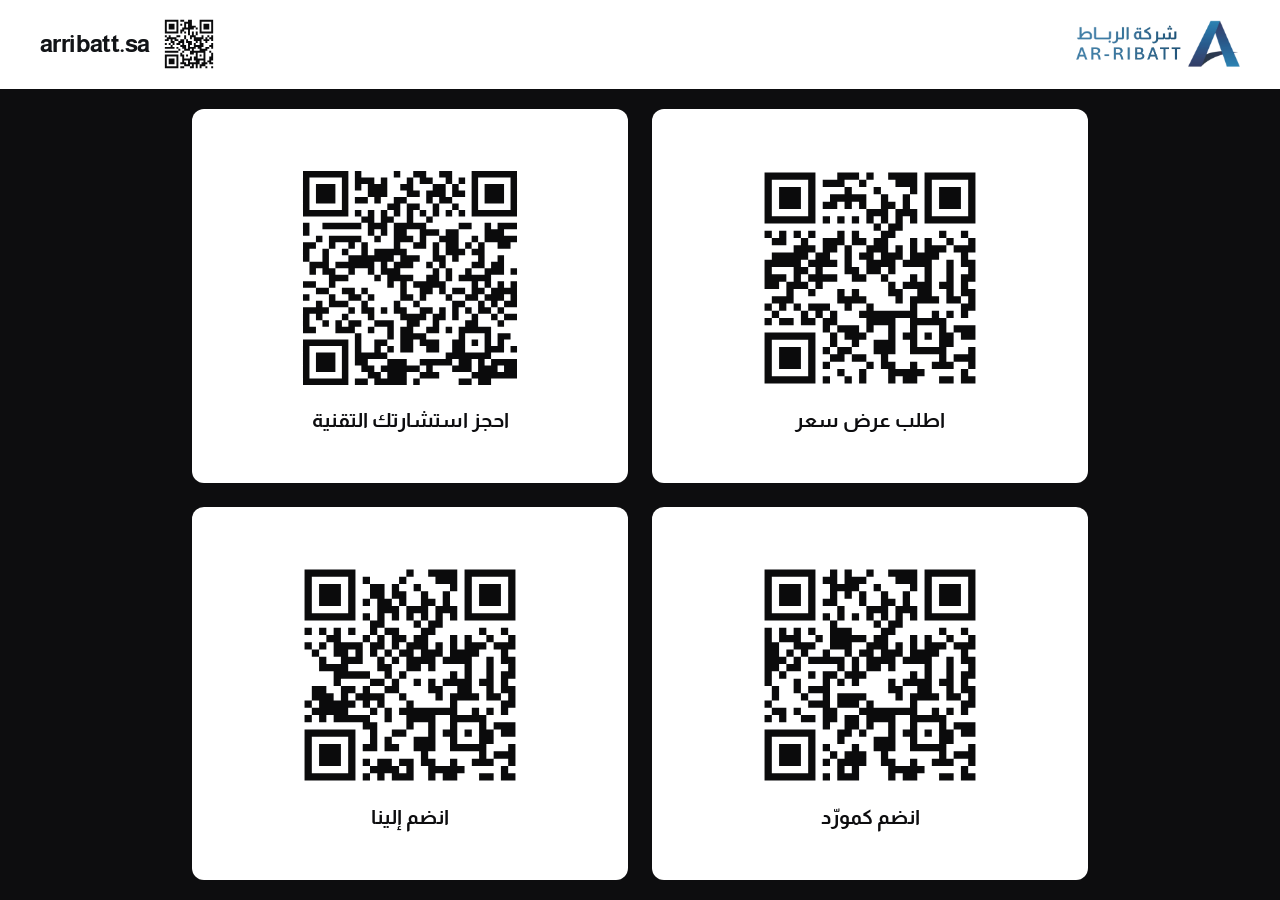
<file: qr/index.html>
<!DOCTYPE html><html lang="ar" dir="rtl" class="font-sans"><head><meta charset="utf-8"><link rel="icon" type="image/svg+xml" href="/favicon.svg"><meta name="viewport" content="width=device-width, initial-scale=1, viewport-fit=cover"><meta name="robots" content="noindex, nofollow, noarchive"><meta name="googlebot" content="noindex, nofollow, noarchive"><meta name="apple-mobile-web-app-capable" content="yes"><meta name="mobile-web-app-capable" content="yes"><meta name="apple-mobile-web-app-status-bar-style" content="black"><meta name="apple-mobile-web-app-title" content="الرباط"><title>روابط المعرض | شركة الرباط</title><link rel="preload" href="/_astro/almarai-arabic-700-normal.RufW5IrK.woff2" as="font" type="font/woff2" crossorigin><link rel="preload" href="/_astro/almarai-latin-700-normal.CmEa8QLc.woff2" as="font" type="font/woff2" crossorigin><link rel="stylesheet" href="/_astro/almarai-latin-700-normal.4R4eSohO.css"></head><body class="flex min-h-dvh flex-col overflow-hidden bg-ink text-white antialiased select-none"><header class="shrink-0 border-b border-white/10 bg-white"><div class="mx-auto flex max-w-page items-center justify-between gap-4 px-6 py-3 md:px-10 md:py-4"><img src="/_astro/logo.D2VFjR-r_1rYaQx.webp" alt="شركة الرباط - AR-RIBATT" loading="eager" fetchpriority="high" decoding="async" width="1003" height="284" class="h-10 w-auto object-contain md:h-12"><div class="flex items-center gap-3 text-ink"><div class="h-12 w-12 shrink-0 md:h-14 md:w-14"><svg class="h-full w-full" aria-hidden="true" xmlns="http://www.w3.org/2000/svg" viewBox="0 0 232 232"><rect fill="#ffffff" width="232" height="232"/><path fill="#0b0b0c" d="M16,16h8v8h-8zM24,16h8v8h-8zM32,16h8v8h-8zM40,16h8v8h-8zM48,16h8v8h-8zM56,16h8v8h-8zM64,16h8v8h-8zM80,16h8v8h-8zM88,16h8v8h-8zM112,16h8v8h-8zM120,16h8v8h-8zM160,16h8v8h-8zM168,16h8v8h-8zM176,16h8v8h-8zM184,16h8v8h-8zM192,16h8v8h-8zM200,16h8v8h-8zM208,16h8v8h-8zM16,24h8v8h-8zM64,24h8v8h-8zM96,24h8v8h-8zM104,24h8v8h-8zM112,24h8v8h-8zM120,24h8v8h-8zM160,24h8v8h-8zM208,24h8v8h-8zM16,32h8v8h-8zM32,32h8v8h-8zM40,32h8v8h-8zM48,32h8v8h-8zM64,32h8v8h-8zM80,32h8v8h-8zM96,32h8v8h-8zM112,32h8v8h-8zM120,32h8v8h-8zM160,32h8v8h-8zM176,32h8v8h-8zM184,32h8v8h-8zM192,32h8v8h-8zM208,32h8v8h-8zM16,40h8v8h-8zM32,40h8v8h-8zM40,40h8v8h-8zM48,40h8v8h-8zM64,40h8v8h-8zM96,40h8v8h-8zM112,40h8v8h-8zM120,40h8v8h-8zM128,40h8v8h-8zM136,40h8v8h-8zM160,40h8v8h-8zM176,40h8v8h-8zM184,40h8v8h-8zM192,40h8v8h-8zM208,40h8v8h-8zM16,48h8v8h-8zM32,48h8v8h-8zM40,48h8v8h-8zM48,48h8v8h-8zM64,48h8v8h-8zM88,48h8v8h-8zM96,48h8v8h-8zM104,48h8v8h-8zM112,48h8v8h-8zM120,48h8v8h-8zM128,48h8v8h-8zM144,48h8v8h-8zM160,48h8v8h-8zM176,48h8v8h-8zM184,48h8v8h-8zM192,48h8v8h-8zM208,48h8v8h-8zM16,56h8v8h-8zM64,56h8v8h-8zM80,56h8v8h-8zM88,56h8v8h-8zM112,56h8v8h-8zM160,56h8v8h-8zM208,56h8v8h-8zM16,64h8v8h-8zM24,64h8v8h-8zM32,64h8v8h-8zM40,64h8v8h-8zM48,64h8v8h-8zM56,64h8v8h-8zM64,64h8v8h-8zM80,64h8v8h-8zM96,64h8v8h-8zM112,64h8v8h-8zM128,64h8v8h-8zM144,64h8v8h-8zM160,64h8v8h-8zM168,64h8v8h-8zM176,64h8v8h-8zM184,64h8v8h-8zM192,64h8v8h-8zM200,64h8v8h-8zM208,64h8v8h-8zM112,72h8v8h-8zM128,72h8v8h-8zM144,72h8v8h-8zM16,80h8v8h-8zM32,80h8v8h-8zM64,80h8v8h-8zM72,80h8v8h-8zM96,80h8v8h-8zM120,80h8v8h-8zM128,80h8v8h-8zM136,80h8v8h-8zM168,80h8v8h-8zM192,80h8v8h-8zM208,80h8v8h-8zM24,88h8v8h-8zM32,88h8v8h-8zM40,88h8v8h-8zM48,88h8v8h-8zM56,88h8v8h-8zM96,88h8v8h-8zM120,88h8v8h-8zM136,88h8v8h-8zM144,88h8v8h-8zM152,88h8v8h-8zM160,88h8v8h-8zM168,88h8v8h-8zM184,88h8v8h-8zM200,88h8v8h-8zM208,88h8v8h-8zM16,96h8v8h-8zM24,96h8v8h-8zM40,96h8v8h-8zM56,96h8v8h-8zM64,96h8v8h-8zM80,96h8v8h-8zM88,96h8v8h-8zM104,96h8v8h-8zM136,96h8v8h-8zM144,96h8v8h-8zM152,96h8v8h-8zM160,96h8v8h-8zM176,96h8v8h-8zM184,96h8v8h-8zM192,96h8v8h-8zM208,96h8v8h-8zM40,104h8v8h-8zM48,104h8v8h-8zM72,104h8v8h-8zM80,104h8v8h-8zM88,104h8v8h-8zM104,104h8v8h-8zM112,104h8v8h-8zM120,104h8v8h-8zM144,104h8v8h-8zM160,104h8v8h-8zM184,104h8v8h-8zM16,112h8v8h-8zM32,112h8v8h-8zM48,112h8v8h-8zM64,112h8v8h-8zM72,112h8v8h-8zM88,112h8v8h-8zM112,112h8v8h-8zM120,112h8v8h-8zM136,112h8v8h-8zM160,112h8v8h-8zM168,112h8v8h-8zM208,112h8v8h-8zM40,120h8v8h-8zM80,120h8v8h-8zM88,120h8v8h-8zM96,120h8v8h-8zM112,120h8v8h-8zM136,120h8v8h-8zM144,120h8v8h-8zM152,120h8v8h-8zM160,120h8v8h-8zM168,120h8v8h-8zM200,120h8v8h-8zM208,120h8v8h-8zM16,128h8v8h-8zM24,128h8v8h-8zM32,128h8v8h-8zM40,128h8v8h-8zM48,128h8v8h-8zM64,128h8v8h-8zM88,128h8v8h-8zM96,128h8v8h-8zM112,128h8v8h-8zM120,128h8v8h-8zM128,128h8v8h-8zM136,128h8v8h-8zM152,128h8v8h-8zM160,128h8v8h-8zM184,128h8v8h-8zM192,128h8v8h-8zM208,128h8v8h-8zM72,136h8v8h-8zM96,136h8v8h-8zM104,136h8v8h-8zM112,136h8v8h-8zM128,136h8v8h-8zM160,136h8v8h-8zM168,136h8v8h-8zM176,136h8v8h-8zM184,136h8v8h-8zM16,144h8v8h-8zM24,144h8v8h-8zM32,144h8v8h-8zM40,144h8v8h-8zM48,144h8v8h-8zM56,144h8v8h-8zM64,144h8v8h-8zM88,144h8v8h-8zM120,144h8v8h-8zM128,144h8v8h-8zM136,144h8v8h-8zM144,144h8v8h-8zM152,144h8v8h-8zM160,144h8v8h-8zM168,144h8v8h-8zM176,144h8v8h-8zM200,144h8v8h-8zM80,152h8v8h-8zM120,152h8v8h-8zM128,152h8v8h-8zM144,152h8v8h-8zM176,152h8v8h-8zM208,152h8v8h-8zM16,160h8v8h-8zM24,160h8v8h-8zM32,160h8v8h-8zM40,160h8v8h-8zM48,160h8v8h-8zM56,160h8v8h-8zM64,160h8v8h-8zM80,160h8v8h-8zM88,160h8v8h-8zM104,160h8v8h-8zM144,160h8v8h-8zM160,160h8v8h-8zM176,160h8v8h-8zM208,160h8v8h-8zM16,168h8v8h-8zM64,168h8v8h-8zM88,168h8v8h-8zM120,168h8v8h-8zM136,168h8v8h-8zM144,168h8v8h-8zM176,168h8v8h-8zM200,168h8v8h-8zM208,168h8v8h-8zM16,176h8v8h-8zM32,176h8v8h-8zM40,176h8v8h-8zM48,176h8v8h-8zM64,176h8v8h-8zM88,176h8v8h-8zM96,176h8v8h-8zM104,176h8v8h-8zM112,176h8v8h-8zM120,176h8v8h-8zM136,176h8v8h-8zM144,176h8v8h-8zM152,176h8v8h-8zM160,176h8v8h-8zM168,176h8v8h-8zM176,176h8v8h-8zM200,176h8v8h-8zM208,176h8v8h-8zM16,184h8v8h-8zM32,184h8v8h-8zM40,184h8v8h-8zM48,184h8v8h-8zM64,184h8v8h-8zM88,184h8v8h-8zM112,184h8v8h-8zM144,184h8v8h-8zM152,184h8v8h-8zM176,184h8v8h-8zM192,184h8v8h-8zM200,184h8v8h-8zM16,192h8v8h-8zM32,192h8v8h-8zM40,192h8v8h-8zM48,192h8v8h-8zM64,192h8v8h-8zM80,192h8v8h-8zM88,192h8v8h-8zM96,192h8v8h-8zM112,192h8v8h-8zM120,192h8v8h-8zM128,192h8v8h-8zM136,192h8v8h-8zM144,192h8v8h-8zM152,192h8v8h-8zM168,192h8v8h-8zM176,192h8v8h-8zM184,192h8v8h-8zM200,192h8v8h-8zM208,192h8v8h-8zM16,200h8v8h-8zM64,200h8v8h-8zM96,200h8v8h-8zM104,200h8v8h-8zM112,200h8v8h-8zM128,200h8v8h-8zM144,200h8v8h-8zM160,200h8v8h-8zM168,200h8v8h-8zM176,200h8v8h-8zM16,208h8v8h-8zM24,208h8v8h-8zM32,208h8v8h-8zM40,208h8v8h-8zM48,208h8v8h-8zM56,208h8v8h-8zM64,208h8v8h-8zM80,208h8v8h-8zM88,208h8v8h-8zM120,208h8v8h-8zM128,208h8v8h-8zM144,208h8v8h-8zM160,208h8v8h-8zM184,208h8v8h-8zM208,208h8v8h-8z"/></svg></div><h1 class="text-xl font-bold tracking-tight md:text-2xl" dir="ltr">arribatt.sa</h1></div></div></header><main class="mx-auto flex min-h-0 w-full max-w-page flex-1 flex-col px-6 py-4 md:px-10 md:py-5"><ul class="mx-auto grid min-h-0 w-full max-w-4xl flex-1 grid-cols-2 grid-rows-2 gap-4 lg:gap-6"><li class="flex min-h-0 flex-col items-center justify-center rounded-card bg-white p-3 text-ink md:p-5"><div class="aspect-square w-full min-h-0 max-h-full max-w-[240px]"><svg class="h-full w-full" aria-hidden="true" xmlns="http://www.w3.org/2000/svg" viewBox="0 0 264 264"><rect fill="#ffffff" width="264" height="264"/><path fill="#0b0b0c" d="M16,16h8v8h-8zM24,16h8v8h-8zM32,16h8v8h-8zM40,16h8v8h-8zM48,16h8v8h-8zM56,16h8v8h-8zM64,16h8v8h-8zM96,16h8v8h-8zM104,16h8v8h-8zM112,16h8v8h-8zM128,16h8v8h-8zM152,16h8v8h-8zM160,16h8v8h-8zM168,16h8v8h-8zM176,16h8v8h-8zM192,16h8v8h-8zM200,16h8v8h-8zM208,16h8v8h-8zM216,16h8v8h-8zM224,16h8v8h-8zM232,16h8v8h-8zM240,16h8v8h-8zM16,24h8v8h-8zM64,24h8v8h-8zM80,24h8v8h-8zM88,24h8v8h-8zM96,24h8v8h-8zM120,24h8v8h-8zM160,24h8v8h-8zM168,24h8v8h-8zM176,24h8v8h-8zM192,24h8v8h-8zM240,24h8v8h-8zM16,32h8v8h-8zM32,32h8v8h-8zM40,32h8v8h-8zM48,32h8v8h-8zM64,32h8v8h-8zM104,32h8v8h-8zM136,32h8v8h-8zM176,32h8v8h-8zM192,32h8v8h-8zM208,32h8v8h-8zM216,32h8v8h-8zM224,32h8v8h-8zM240,32h8v8h-8zM16,40h8v8h-8zM32,40h8v8h-8zM40,40h8v8h-8zM48,40h8v8h-8zM64,40h8v8h-8zM88,40h8v8h-8zM96,40h8v8h-8zM104,40h8v8h-8zM112,40h8v8h-8zM120,40h8v8h-8zM144,40h8v8h-8zM168,40h8v8h-8zM192,40h8v8h-8zM208,40h8v8h-8zM216,40h8v8h-8zM224,40h8v8h-8zM240,40h8v8h-8zM16,48h8v8h-8zM32,48h8v8h-8zM40,48h8v8h-8zM48,48h8v8h-8zM64,48h8v8h-8zM80,48h8v8h-8zM88,48h8v8h-8zM104,48h8v8h-8zM120,48h8v8h-8zM144,48h8v8h-8zM152,48h8v8h-8zM168,48h8v8h-8zM192,48h8v8h-8zM208,48h8v8h-8zM216,48h8v8h-8zM224,48h8v8h-8zM240,48h8v8h-8zM16,56h8v8h-8zM64,56h8v8h-8zM128,56h8v8h-8zM136,56h8v8h-8zM144,56h8v8h-8zM160,56h8v8h-8zM168,56h8v8h-8zM176,56h8v8h-8zM192,56h8v8h-8zM240,56h8v8h-8zM16,64h8v8h-8zM24,64h8v8h-8zM32,64h8v8h-8zM40,64h8v8h-8zM48,64h8v8h-8zM56,64h8v8h-8zM64,64h8v8h-8zM80,64h8v8h-8zM96,64h8v8h-8zM112,64h8v8h-8zM128,64h8v8h-8zM144,64h8v8h-8zM160,64h8v8h-8zM176,64h8v8h-8zM192,64h8v8h-8zM200,64h8v8h-8zM208,64h8v8h-8zM216,64h8v8h-8zM224,64h8v8h-8zM232,64h8v8h-8zM240,64h8v8h-8zM136,72h8v8h-8zM152,72h8v8h-8zM160,72h8v8h-8zM16,80h8v8h-8zM32,80h8v8h-8zM48,80h8v8h-8zM64,80h8v8h-8zM96,80h8v8h-8zM112,80h8v8h-8zM144,80h8v8h-8zM152,80h8v8h-8zM208,80h8v8h-8zM232,80h8v8h-8zM24,88h8v8h-8zM32,88h8v8h-8zM56,88h8v8h-8zM80,88h8v8h-8zM88,88h8v8h-8zM96,88h8v8h-8zM112,88h8v8h-8zM120,88h8v8h-8zM136,88h8v8h-8zM144,88h8v8h-8zM176,88h8v8h-8zM192,88h8v8h-8zM216,88h8v8h-8zM240,88h8v8h-8zM48,96h8v8h-8zM56,96h8v8h-8zM64,96h8v8h-8zM80,96h8v8h-8zM88,96h8v8h-8zM104,96h8v8h-8zM128,96h8v8h-8zM136,96h8v8h-8zM144,96h8v8h-8zM160,96h8v8h-8zM176,96h8v8h-8zM192,96h8v8h-8zM200,96h8v8h-8zM208,96h8v8h-8zM224,96h8v8h-8zM232,96h8v8h-8zM240,96h8v8h-8zM24,104h8v8h-8zM32,104h8v8h-8zM40,104h8v8h-8zM48,104h8v8h-8zM56,104h8v8h-8zM72,104h8v8h-8zM80,104h8v8h-8zM104,104h8v8h-8zM120,104h8v8h-8zM128,104h8v8h-8zM144,104h8v8h-8zM152,104h8v8h-8zM160,104h8v8h-8zM176,104h8v8h-8zM184,104h8v8h-8zM192,104h8v8h-8zM200,104h8v8h-8zM232,104h8v8h-8zM16,112h8v8h-8zM24,112h8v8h-8zM32,112h8v8h-8zM40,112h8v8h-8zM48,112h8v8h-8zM64,112h8v8h-8zM72,112h8v8h-8zM80,112h8v8h-8zM88,112h8v8h-8zM104,112h8v8h-8zM128,112h8v8h-8zM136,112h8v8h-8zM144,112h8v8h-8zM152,112h8v8h-8zM168,112h8v8h-8zM176,112h8v8h-8zM184,112h8v8h-8zM192,112h8v8h-8zM216,112h8v8h-8zM232,112h8v8h-8zM240,112h8v8h-8zM16,120h8v8h-8zM48,120h8v8h-8zM56,120h8v8h-8zM72,120h8v8h-8zM104,120h8v8h-8zM112,120h8v8h-8zM128,120h8v8h-8zM136,120h8v8h-8zM152,120h8v8h-8zM192,120h8v8h-8zM216,120h8v8h-8zM240,120h8v8h-8zM16,128h8v8h-8zM24,128h8v8h-8zM32,128h8v8h-8zM48,128h8v8h-8zM64,128h8v8h-8zM72,128h8v8h-8zM80,128h8v8h-8zM88,128h8v8h-8zM112,128h8v8h-8zM120,128h8v8h-8zM144,128h8v8h-8zM176,128h8v8h-8zM192,128h8v8h-8zM216,128h8v8h-8zM232,128h8v8h-8zM240,128h8v8h-8zM16,136h8v8h-8zM24,136h8v8h-8zM40,136h8v8h-8zM48,136h8v8h-8zM56,136h8v8h-8zM72,136h8v8h-8zM152,136h8v8h-8zM168,136h8v8h-8zM176,136h8v8h-8zM184,136h8v8h-8zM192,136h8v8h-8zM208,136h8v8h-8zM216,136h8v8h-8zM232,136h8v8h-8zM40,144h8v8h-8zM64,144h8v8h-8zM96,144h8v8h-8zM112,144h8v8h-8zM152,144h8v8h-8zM160,144h8v8h-8zM184,144h8v8h-8zM192,144h8v8h-8zM216,144h8v8h-8zM232,144h8v8h-8zM240,144h8v8h-8zM24,152h8v8h-8zM32,152h8v8h-8zM40,152h8v8h-8zM96,152h8v8h-8zM104,152h8v8h-8zM112,152h8v8h-8zM120,152h8v8h-8zM160,152h8v8h-8zM176,152h8v8h-8zM184,152h8v8h-8zM192,152h8v8h-8zM200,152h8v8h-8zM216,152h8v8h-8zM224,152h8v8h-8zM240,152h8v8h-8zM16,160h8v8h-8zM32,160h8v8h-8zM48,160h8v8h-8zM64,160h8v8h-8zM72,160h8v8h-8zM80,160h8v8h-8zM104,160h8v8h-8zM128,160h8v8h-8zM176,160h8v8h-8zM232,160h8v8h-8zM240,160h8v8h-8zM24,168h8v8h-8zM56,168h8v8h-8zM72,168h8v8h-8zM88,168h8v8h-8zM120,168h8v8h-8zM128,168h8v8h-8zM136,168h8v8h-8zM144,168h8v8h-8zM152,168h8v8h-8zM160,168h8v8h-8zM168,168h8v8h-8zM176,168h8v8h-8zM200,168h8v8h-8zM216,168h8v8h-8zM232,168h8v8h-8zM16,176h8v8h-8zM32,176h8v8h-8zM40,176h8v8h-8zM56,176h8v8h-8zM64,176h8v8h-8zM80,176h8v8h-8zM88,176h8v8h-8zM128,176h8v8h-8zM136,176h8v8h-8zM144,176h8v8h-8zM152,176h8v8h-8zM176,176h8v8h-8zM184,176h8v8h-8zM192,176h8v8h-8zM200,176h8v8h-8zM208,176h8v8h-8zM80,184h8v8h-8zM96,184h8v8h-8zM104,184h8v8h-8zM112,184h8v8h-8zM128,184h8v8h-8zM152,184h8v8h-8zM176,184h8v8h-8zM208,184h8v8h-8zM224,184h8v8h-8zM232,184h8v8h-8zM240,184h8v8h-8zM16,192h8v8h-8zM24,192h8v8h-8zM32,192h8v8h-8zM40,192h8v8h-8zM48,192h8v8h-8zM56,192h8v8h-8zM64,192h8v8h-8zM88,192h8v8h-8zM104,192h8v8h-8zM112,192h8v8h-8zM120,192h8v8h-8zM152,192h8v8h-8zM168,192h8v8h-8zM176,192h8v8h-8zM192,192h8v8h-8zM208,192h8v8h-8zM216,192h8v8h-8zM232,192h8v8h-8zM240,192h8v8h-8zM16,200h8v8h-8zM64,200h8v8h-8zM88,200h8v8h-8zM112,200h8v8h-8zM136,200h8v8h-8zM144,200h8v8h-8zM152,200h8v8h-8zM176,200h8v8h-8zM208,200h8v8h-8zM216,200h8v8h-8zM16,208h8v8h-8zM32,208h8v8h-8zM40,208h8v8h-8zM48,208h8v8h-8zM64,208h8v8h-8zM80,208h8v8h-8zM96,208h8v8h-8zM104,208h8v8h-8zM136,208h8v8h-8zM144,208h8v8h-8zM152,208h8v8h-8zM176,208h8v8h-8zM184,208h8v8h-8zM192,208h8v8h-8zM200,208h8v8h-8zM208,208h8v8h-8zM240,208h8v8h-8zM16,216h8v8h-8zM32,216h8v8h-8zM40,216h8v8h-8zM48,216h8v8h-8zM64,216h8v8h-8zM88,216h8v8h-8zM96,216h8v8h-8zM112,216h8v8h-8zM120,216h8v8h-8zM144,216h8v8h-8zM208,216h8v8h-8zM224,216h8v8h-8zM232,216h8v8h-8zM240,216h8v8h-8zM16,224h8v8h-8zM32,224h8v8h-8zM40,224h8v8h-8zM48,224h8v8h-8zM64,224h8v8h-8zM80,224h8v8h-8zM128,224h8v8h-8zM144,224h8v8h-8zM152,224h8v8h-8zM176,224h8v8h-8zM200,224h8v8h-8zM208,224h8v8h-8zM216,224h8v8h-8zM240,224h8v8h-8zM16,232h8v8h-8zM64,232h8v8h-8zM96,232h8v8h-8zM120,232h8v8h-8zM152,232h8v8h-8zM160,232h8v8h-8zM168,232h8v8h-8zM176,232h8v8h-8zM184,232h8v8h-8zM232,232h8v8h-8zM16,240h8v8h-8zM24,240h8v8h-8zM32,240h8v8h-8zM40,240h8v8h-8zM48,240h8v8h-8zM56,240h8v8h-8zM64,240h8v8h-8zM80,240h8v8h-8zM104,240h8v8h-8zM120,240h8v8h-8zM152,240h8v8h-8zM168,240h8v8h-8zM176,240h8v8h-8zM208,240h8v8h-8zM216,240h8v8h-8zM232,240h8v8h-8zM240,240h8v8h-8z"/></svg></div><p class="mt-2 shrink-0 text-center text-base font-bold md:text-xl">اطلب عرض سعر</p></li><li class="flex min-h-0 flex-col items-center justify-center rounded-card bg-white p-3 text-ink md:p-5"><div class="aspect-square w-full min-h-0 max-h-full max-w-[240px]"><svg class="h-full w-full" aria-hidden="true" xmlns="http://www.w3.org/2000/svg" viewBox="0 0 296 296"><rect fill="#ffffff" width="296" height="296"/><path fill="#0b0b0c" d="M16,16h8v8h-8zM24,16h8v8h-8zM32,16h8v8h-8zM40,16h8v8h-8zM48,16h8v8h-8zM56,16h8v8h-8zM64,16h8v8h-8zM80,16h8v8h-8zM128,16h8v8h-8zM152,16h8v8h-8zM160,16h8v8h-8zM184,16h8v8h-8zM192,16h8v8h-8zM224,16h8v8h-8zM232,16h8v8h-8zM240,16h8v8h-8zM248,16h8v8h-8zM256,16h8v8h-8zM264,16h8v8h-8zM272,16h8v8h-8zM16,24h8v8h-8zM64,24h8v8h-8zM80,24h8v8h-8zM88,24h8v8h-8zM96,24h8v8h-8zM112,24h8v8h-8zM144,24h8v8h-8zM160,24h8v8h-8zM168,24h8v8h-8zM192,24h8v8h-8zM208,24h8v8h-8zM224,24h8v8h-8zM272,24h8v8h-8zM16,32h8v8h-8zM32,32h8v8h-8zM40,32h8v8h-8zM48,32h8v8h-8zM64,32h8v8h-8zM80,32h8v8h-8zM96,32h8v8h-8zM104,32h8v8h-8zM112,32h8v8h-8zM136,32h8v8h-8zM144,32h8v8h-8zM176,32h8v8h-8zM184,32h8v8h-8zM200,32h8v8h-8zM224,32h8v8h-8zM240,32h8v8h-8zM248,32h8v8h-8zM256,32h8v8h-8zM272,32h8v8h-8zM16,40h8v8h-8zM32,40h8v8h-8zM40,40h8v8h-8zM48,40h8v8h-8zM64,40h8v8h-8zM96,40h8v8h-8zM104,40h8v8h-8zM112,40h8v8h-8zM144,40h8v8h-8zM152,40h8v8h-8zM168,40h8v8h-8zM176,40h8v8h-8zM184,40h8v8h-8zM200,40h8v8h-8zM208,40h8v8h-8zM224,40h8v8h-8zM240,40h8v8h-8zM248,40h8v8h-8zM256,40h8v8h-8zM272,40h8v8h-8zM16,48h8v8h-8zM32,48h8v8h-8zM40,48h8v8h-8zM48,48h8v8h-8zM64,48h8v8h-8zM80,48h8v8h-8zM88,48h8v8h-8zM104,48h8v8h-8zM128,48h8v8h-8zM136,48h8v8h-8zM168,48h8v8h-8zM184,48h8v8h-8zM192,48h8v8h-8zM224,48h8v8h-8zM240,48h8v8h-8zM248,48h8v8h-8zM256,48h8v8h-8zM272,48h8v8h-8zM16,56h8v8h-8zM64,56h8v8h-8zM120,56h8v8h-8zM128,56h8v8h-8zM144,56h8v8h-8zM152,56h8v8h-8zM176,56h8v8h-8zM200,56h8v8h-8zM224,56h8v8h-8zM272,56h8v8h-8zM16,64h8v8h-8zM24,64h8v8h-8zM32,64h8v8h-8zM40,64h8v8h-8zM48,64h8v8h-8zM56,64h8v8h-8zM64,64h8v8h-8zM80,64h8v8h-8zM96,64h8v8h-8zM112,64h8v8h-8zM128,64h8v8h-8zM144,64h8v8h-8zM160,64h8v8h-8zM176,64h8v8h-8zM192,64h8v8h-8zM208,64h8v8h-8zM224,64h8v8h-8zM232,64h8v8h-8zM240,64h8v8h-8zM248,64h8v8h-8zM256,64h8v8h-8zM264,64h8v8h-8zM272,64h8v8h-8zM88,72h8v8h-8zM96,72h8v8h-8zM112,72h8v8h-8zM120,72h8v8h-8zM144,72h8v8h-8zM168,72h8v8h-8zM16,80h8v8h-8zM40,80h8v8h-8zM48,80h8v8h-8zM56,80h8v8h-8zM64,80h8v8h-8zM72,80h8v8h-8zM80,80h8v8h-8zM96,80h8v8h-8zM104,80h8v8h-8zM112,80h8v8h-8zM128,80h8v8h-8zM136,80h8v8h-8zM144,80h8v8h-8zM152,80h8v8h-8zM160,80h8v8h-8zM208,80h8v8h-8zM216,80h8v8h-8zM240,80h8v8h-8zM256,80h8v8h-8zM264,80h8v8h-8zM272,80h8v8h-8zM16,88h8v8h-8zM96,88h8v8h-8zM112,88h8v8h-8zM128,88h8v8h-8zM136,88h8v8h-8zM160,88h8v8h-8zM168,88h8v8h-8zM176,88h8v8h-8zM192,88h8v8h-8zM200,88h8v8h-8zM240,88h8v8h-8zM248,88h8v8h-8zM256,88h8v8h-8zM32,96h8v8h-8zM48,96h8v8h-8zM56,96h8v8h-8zM64,96h8v8h-8zM72,96h8v8h-8zM80,96h8v8h-8zM104,96h8v8h-8zM128,96h8v8h-8zM136,96h8v8h-8zM144,96h8v8h-8zM160,96h8v8h-8zM184,96h8v8h-8zM192,96h8v8h-8zM200,96h8v8h-8zM224,96h8v8h-8zM240,96h8v8h-8zM248,96h8v8h-8zM256,96h8v8h-8zM264,96h8v8h-8zM272,96h8v8h-8zM16,104h8v8h-8zM24,104h8v8h-8zM48,104h8v8h-8zM72,104h8v8h-8zM88,104h8v8h-8zM128,104h8v8h-8zM152,104h8v8h-8zM160,104h8v8h-8zM176,104h8v8h-8zM192,104h8v8h-8zM200,104h8v8h-8zM216,104h8v8h-8zM232,104h8v8h-8zM256,104h8v8h-8zM264,104h8v8h-8zM16,112h8v8h-8zM40,112h8v8h-8zM64,112h8v8h-8zM88,112h8v8h-8zM104,112h8v8h-8zM112,112h8v8h-8zM120,112h8v8h-8zM128,112h8v8h-8zM136,112h8v8h-8zM176,112h8v8h-8zM192,112h8v8h-8zM200,112h8v8h-8zM208,112h8v8h-8zM224,112h8v8h-8zM232,112h8v8h-8zM16,120h8v8h-8zM40,120h8v8h-8zM72,120h8v8h-8zM80,120h8v8h-8zM88,120h8v8h-8zM96,120h8v8h-8zM104,120h8v8h-8zM112,120h8v8h-8zM120,120h8v8h-8zM136,120h8v8h-8zM144,120h8v8h-8zM152,120h8v8h-8zM176,120h8v8h-8zM184,120h8v8h-8zM200,120h8v8h-8zM232,120h8v8h-8zM256,120h8v8h-8zM24,128h8v8h-8zM32,128h8v8h-8zM40,128h8v8h-8zM56,128h8v8h-8zM64,128h8v8h-8zM72,128h8v8h-8zM80,128h8v8h-8zM88,128h8v8h-8zM96,128h8v8h-8zM112,128h8v8h-8zM128,128h8v8h-8zM136,128h8v8h-8zM144,128h8v8h-8zM168,128h8v8h-8zM184,128h8v8h-8zM224,128h8v8h-8zM232,128h8v8h-8zM248,128h8v8h-8zM256,128h8v8h-8zM24,136h8v8h-8zM40,136h8v8h-8zM48,136h8v8h-8zM72,136h8v8h-8zM96,136h8v8h-8zM112,136h8v8h-8zM120,136h8v8h-8zM128,136h8v8h-8zM176,136h8v8h-8zM192,136h8v8h-8zM216,136h8v8h-8zM240,136h8v8h-8zM248,136h8v8h-8zM256,136h8v8h-8zM272,136h8v8h-8zM48,144h8v8h-8zM56,144h8v8h-8zM64,144h8v8h-8zM104,144h8v8h-8zM120,144h8v8h-8zM128,144h8v8h-8zM136,144h8v8h-8zM144,144h8v8h-8zM168,144h8v8h-8zM176,144h8v8h-8zM192,144h8v8h-8zM208,144h8v8h-8zM216,144h8v8h-8zM224,144h8v8h-8zM232,144h8v8h-8zM240,144h8v8h-8zM16,152h8v8h-8zM24,152h8v8h-8zM48,152h8v8h-8zM120,152h8v8h-8zM136,152h8v8h-8zM152,152h8v8h-8zM160,152h8v8h-8zM168,152h8v8h-8zM176,152h8v8h-8zM184,152h8v8h-8zM224,152h8v8h-8zM240,152h8v8h-8zM256,152h8v8h-8zM272,152h8v8h-8zM32,160h8v8h-8zM40,160h8v8h-8zM64,160h8v8h-8zM72,160h8v8h-8zM88,160h8v8h-8zM136,160h8v8h-8zM160,160h8v8h-8zM168,160h8v8h-8zM184,160h8v8h-8zM200,160h8v8h-8zM208,160h8v8h-8zM224,160h8v8h-8zM232,160h8v8h-8zM248,160h8v8h-8zM256,160h8v8h-8zM264,160h8v8h-8zM272,160h8v8h-8zM16,168h8v8h-8zM48,168h8v8h-8zM72,168h8v8h-8zM80,168h8v8h-8zM96,168h8v8h-8zM136,168h8v8h-8zM144,168h8v8h-8zM160,168h8v8h-8zM192,168h8v8h-8zM216,168h8v8h-8zM224,168h8v8h-8zM240,168h8v8h-8zM248,168h8v8h-8zM256,168h8v8h-8zM272,168h8v8h-8zM32,176h8v8h-8zM48,176h8v8h-8zM56,176h8v8h-8zM64,176h8v8h-8zM88,176h8v8h-8zM128,176h8v8h-8zM152,176h8v8h-8zM200,176h8v8h-8zM208,176h8v8h-8zM232,176h8v8h-8zM248,176h8v8h-8zM264,176h8v8h-8zM272,176h8v8h-8zM16,184h8v8h-8zM24,184h8v8h-8zM32,184h8v8h-8zM40,184h8v8h-8zM72,184h8v8h-8zM88,184h8v8h-8zM96,184h8v8h-8zM112,184h8v8h-8zM128,184h8v8h-8zM136,184h8v8h-8zM160,184h8v8h-8zM168,184h8v8h-8zM184,184h8v8h-8zM200,184h8v8h-8zM216,184h8v8h-8zM232,184h8v8h-8zM240,184h8v8h-8zM256,184h8v8h-8zM16,192h8v8h-8zM32,192h8v8h-8zM64,192h8v8h-8zM96,192h8v8h-8zM136,192h8v8h-8zM144,192h8v8h-8zM152,192h8v8h-8zM160,192h8v8h-8zM176,192h8v8h-8zM184,192h8v8h-8zM200,192h8v8h-8zM224,192h8v8h-8zM248,192h8v8h-8zM264,192h8v8h-8zM272,192h8v8h-8zM16,200h8v8h-8zM40,200h8v8h-8zM56,200h8v8h-8zM72,200h8v8h-8zM80,200h8v8h-8zM104,200h8v8h-8zM112,200h8v8h-8zM120,200h8v8h-8zM144,200h8v8h-8zM152,200h8v8h-8zM176,200h8v8h-8zM216,200h8v8h-8zM224,200h8v8h-8zM256,200h8v8h-8zM16,208h8v8h-8zM24,208h8v8h-8zM56,208h8v8h-8zM64,208h8v8h-8zM72,208h8v8h-8zM96,208h8v8h-8zM120,208h8v8h-8zM136,208h8v8h-8zM144,208h8v8h-8zM168,208h8v8h-8zM176,208h8v8h-8zM192,208h8v8h-8zM208,208h8v8h-8zM216,208h8v8h-8zM224,208h8v8h-8zM232,208h8v8h-8zM240,208h8v8h-8zM80,216h8v8h-8zM120,216h8v8h-8zM136,216h8v8h-8zM144,216h8v8h-8zM152,216h8v8h-8zM160,216h8v8h-8zM208,216h8v8h-8zM240,216h8v8h-8zM256,216h8v8h-8zM264,216h8v8h-8zM16,224h8v8h-8zM24,224h8v8h-8zM32,224h8v8h-8zM40,224h8v8h-8zM48,224h8v8h-8zM56,224h8v8h-8zM64,224h8v8h-8zM80,224h8v8h-8zM104,224h8v8h-8zM112,224h8v8h-8zM136,224h8v8h-8zM144,224h8v8h-8zM160,224h8v8h-8zM168,224h8v8h-8zM176,224h8v8h-8zM200,224h8v8h-8zM208,224h8v8h-8zM224,224h8v8h-8zM240,224h8v8h-8zM256,224h8v8h-8zM16,232h8v8h-8zM64,232h8v8h-8zM80,232h8v8h-8zM104,232h8v8h-8zM120,232h8v8h-8zM136,232h8v8h-8zM144,232h8v8h-8zM168,232h8v8h-8zM176,232h8v8h-8zM200,232h8v8h-8zM208,232h8v8h-8zM240,232h8v8h-8zM248,232h8v8h-8zM256,232h8v8h-8zM272,232h8v8h-8zM16,240h8v8h-8zM32,240h8v8h-8zM40,240h8v8h-8zM48,240h8v8h-8zM64,240h8v8h-8zM80,240h8v8h-8zM88,240h8v8h-8zM96,240h8v8h-8zM104,240h8v8h-8zM112,240h8v8h-8zM192,240h8v8h-8zM200,240h8v8h-8zM208,240h8v8h-8zM216,240h8v8h-8zM224,240h8v8h-8zM232,240h8v8h-8zM240,240h8v8h-8zM16,248h8v8h-8zM32,248h8v8h-8zM40,248h8v8h-8zM48,248h8v8h-8zM64,248h8v8h-8zM80,248h8v8h-8zM88,248h8v8h-8zM120,248h8v8h-8zM128,248h8v8h-8zM136,248h8v8h-8zM160,248h8v8h-8zM168,248h8v8h-8zM176,248h8v8h-8zM184,248h8v8h-8zM192,248h8v8h-8zM208,248h8v8h-8zM216,248h8v8h-8zM232,248h8v8h-8zM248,248h8v8h-8zM256,248h8v8h-8zM264,248h8v8h-8zM272,248h8v8h-8zM16,256h8v8h-8zM32,256h8v8h-8zM40,256h8v8h-8zM48,256h8v8h-8zM64,256h8v8h-8zM88,256h8v8h-8zM96,256h8v8h-8zM112,256h8v8h-8zM120,256h8v8h-8zM128,256h8v8h-8zM136,256h8v8h-8zM144,256h8v8h-8zM152,256h8v8h-8zM168,256h8v8h-8zM200,256h8v8h-8zM208,256h8v8h-8zM216,256h8v8h-8zM232,256h8v8h-8zM240,256h8v8h-8zM248,256h8v8h-8zM264,256h8v8h-8zM272,256h8v8h-8zM16,264h8v8h-8zM64,264h8v8h-8zM96,264h8v8h-8zM104,264h8v8h-8zM120,264h8v8h-8zM128,264h8v8h-8zM136,264h8v8h-8zM160,264h8v8h-8zM168,264h8v8h-8zM176,264h8v8h-8zM224,264h8v8h-8zM232,264h8v8h-8zM240,264h8v8h-8zM248,264h8v8h-8zM256,264h8v8h-8zM264,264h8v8h-8zM272,264h8v8h-8zM16,272h8v8h-8zM24,272h8v8h-8zM32,272h8v8h-8zM40,272h8v8h-8zM48,272h8v8h-8zM56,272h8v8h-8zM64,272h8v8h-8zM80,272h8v8h-8zM88,272h8v8h-8zM104,272h8v8h-8zM112,272h8v8h-8zM120,272h8v8h-8zM128,272h8v8h-8zM136,272h8v8h-8zM152,272h8v8h-8zM208,272h8v8h-8zM216,272h8v8h-8zM232,272h8v8h-8zM240,272h8v8h-8z"/></svg></div><p class="mt-2 shrink-0 text-center text-base font-bold md:text-xl">احجز استشارتك التقنية</p></li><li class="flex min-h-0 flex-col items-center justify-center rounded-card bg-white p-3 text-ink md:p-5"><div class="aspect-square w-full min-h-0 max-h-full max-w-[240px]"><svg class="h-full w-full" aria-hidden="true" xmlns="http://www.w3.org/2000/svg" viewBox="0 0 264 264"><rect fill="#ffffff" width="264" height="264"/><path fill="#0b0b0c" d="M16,16h8v8h-8zM24,16h8v8h-8zM32,16h8v8h-8zM40,16h8v8h-8zM48,16h8v8h-8zM56,16h8v8h-8zM64,16h8v8h-8zM88,16h8v8h-8zM104,16h8v8h-8zM128,16h8v8h-8zM152,16h8v8h-8zM160,16h8v8h-8zM168,16h8v8h-8zM176,16h8v8h-8zM192,16h8v8h-8zM200,16h8v8h-8zM208,16h8v8h-8zM216,16h8v8h-8zM224,16h8v8h-8zM232,16h8v8h-8zM240,16h8v8h-8zM16,24h8v8h-8zM64,24h8v8h-8zM80,24h8v8h-8zM88,24h8v8h-8zM104,24h8v8h-8zM112,24h8v8h-8zM120,24h8v8h-8zM160,24h8v8h-8zM168,24h8v8h-8zM176,24h8v8h-8zM192,24h8v8h-8zM240,24h8v8h-8zM16,32h8v8h-8zM32,32h8v8h-8zM40,32h8v8h-8zM48,32h8v8h-8zM64,32h8v8h-8zM88,32h8v8h-8zM96,32h8v8h-8zM104,32h8v8h-8zM112,32h8v8h-8zM136,32h8v8h-8zM176,32h8v8h-8zM192,32h8v8h-8zM208,32h8v8h-8zM216,32h8v8h-8zM224,32h8v8h-8zM240,32h8v8h-8zM16,40h8v8h-8zM32,40h8v8h-8zM40,40h8v8h-8zM48,40h8v8h-8zM64,40h8v8h-8zM88,40h8v8h-8zM104,40h8v8h-8zM120,40h8v8h-8zM144,40h8v8h-8zM168,40h8v8h-8zM192,40h8v8h-8zM208,40h8v8h-8zM216,40h8v8h-8zM224,40h8v8h-8zM240,40h8v8h-8zM16,48h8v8h-8zM32,48h8v8h-8zM40,48h8v8h-8zM48,48h8v8h-8zM64,48h8v8h-8zM80,48h8v8h-8zM88,48h8v8h-8zM120,48h8v8h-8zM144,48h8v8h-8zM152,48h8v8h-8zM168,48h8v8h-8zM192,48h8v8h-8zM208,48h8v8h-8zM216,48h8v8h-8zM224,48h8v8h-8zM240,48h8v8h-8zM16,56h8v8h-8zM64,56h8v8h-8zM96,56h8v8h-8zM128,56h8v8h-8zM136,56h8v8h-8zM144,56h8v8h-8zM160,56h8v8h-8zM168,56h8v8h-8zM176,56h8v8h-8zM192,56h8v8h-8zM240,56h8v8h-8zM16,64h8v8h-8zM24,64h8v8h-8zM32,64h8v8h-8zM40,64h8v8h-8zM48,64h8v8h-8zM56,64h8v8h-8zM64,64h8v8h-8zM80,64h8v8h-8zM96,64h8v8h-8zM112,64h8v8h-8zM128,64h8v8h-8zM144,64h8v8h-8zM160,64h8v8h-8zM176,64h8v8h-8zM192,64h8v8h-8zM200,64h8v8h-8zM208,64h8v8h-8zM216,64h8v8h-8zM224,64h8v8h-8zM232,64h8v8h-8zM240,64h8v8h-8zM88,72h8v8h-8zM136,72h8v8h-8zM152,72h8v8h-8zM160,72h8v8h-8zM16,80h8v8h-8zM32,80h8v8h-8zM48,80h8v8h-8zM64,80h8v8h-8zM88,80h8v8h-8zM96,80h8v8h-8zM104,80h8v8h-8zM144,80h8v8h-8zM152,80h8v8h-8zM208,80h8v8h-8zM232,80h8v8h-8zM16,88h8v8h-8zM32,88h8v8h-8zM40,88h8v8h-8zM48,88h8v8h-8zM72,88h8v8h-8zM88,88h8v8h-8zM96,88h8v8h-8zM104,88h8v8h-8zM112,88h8v8h-8zM120,88h8v8h-8zM136,88h8v8h-8zM144,88h8v8h-8zM176,88h8v8h-8zM192,88h8v8h-8zM216,88h8v8h-8zM240,88h8v8h-8zM16,96h8v8h-8zM24,96h8v8h-8zM48,96h8v8h-8zM56,96h8v8h-8zM64,96h8v8h-8zM88,96h8v8h-8zM96,96h8v8h-8zM104,96h8v8h-8zM128,96h8v8h-8zM136,96h8v8h-8zM144,96h8v8h-8zM160,96h8v8h-8zM176,96h8v8h-8zM192,96h8v8h-8zM200,96h8v8h-8zM208,96h8v8h-8zM224,96h8v8h-8zM232,96h8v8h-8zM240,96h8v8h-8zM16,104h8v8h-8zM24,104h8v8h-8zM40,104h8v8h-8zM56,104h8v8h-8zM80,104h8v8h-8zM104,104h8v8h-8zM120,104h8v8h-8zM128,104h8v8h-8zM144,104h8v8h-8zM152,104h8v8h-8zM160,104h8v8h-8zM176,104h8v8h-8zM184,104h8v8h-8zM192,104h8v8h-8zM200,104h8v8h-8zM232,104h8v8h-8zM16,112h8v8h-8zM24,112h8v8h-8zM32,112h8v8h-8zM48,112h8v8h-8zM64,112h8v8h-8zM72,112h8v8h-8zM80,112h8v8h-8zM88,112h8v8h-8zM96,112h8v8h-8zM112,112h8v8h-8zM128,112h8v8h-8zM136,112h8v8h-8zM144,112h8v8h-8zM152,112h8v8h-8zM168,112h8v8h-8zM176,112h8v8h-8zM184,112h8v8h-8zM192,112h8v8h-8zM216,112h8v8h-8zM232,112h8v8h-8zM240,112h8v8h-8zM16,120h8v8h-8zM24,120h8v8h-8zM40,120h8v8h-8zM48,120h8v8h-8zM96,120h8v8h-8zM112,120h8v8h-8zM128,120h8v8h-8zM136,120h8v8h-8zM152,120h8v8h-8zM192,120h8v8h-8zM216,120h8v8h-8zM240,120h8v8h-8zM16,128h8v8h-8zM32,128h8v8h-8zM64,128h8v8h-8zM80,128h8v8h-8zM88,128h8v8h-8zM104,128h8v8h-8zM112,128h8v8h-8zM120,128h8v8h-8zM176,128h8v8h-8zM192,128h8v8h-8zM216,128h8v8h-8zM232,128h8v8h-8zM240,128h8v8h-8zM16,136h8v8h-8zM48,136h8v8h-8zM80,136h8v8h-8zM96,136h8v8h-8zM112,136h8v8h-8zM152,136h8v8h-8zM168,136h8v8h-8zM176,136h8v8h-8zM184,136h8v8h-8zM192,136h8v8h-8zM208,136h8v8h-8zM216,136h8v8h-8zM232,136h8v8h-8zM24,144h8v8h-8zM48,144h8v8h-8zM64,144h8v8h-8zM72,144h8v8h-8zM80,144h8v8h-8zM152,144h8v8h-8zM160,144h8v8h-8zM184,144h8v8h-8zM192,144h8v8h-8zM216,144h8v8h-8zM232,144h8v8h-8zM240,144h8v8h-8zM24,152h8v8h-8zM56,152h8v8h-8zM80,152h8v8h-8zM96,152h8v8h-8zM104,152h8v8h-8zM112,152h8v8h-8zM120,152h8v8h-8zM160,152h8v8h-8zM176,152h8v8h-8zM184,152h8v8h-8zM192,152h8v8h-8zM200,152h8v8h-8zM216,152h8v8h-8zM224,152h8v8h-8zM240,152h8v8h-8zM16,160h8v8h-8zM64,160h8v8h-8zM72,160h8v8h-8zM80,160h8v8h-8zM96,160h8v8h-8zM104,160h8v8h-8zM112,160h8v8h-8zM128,160h8v8h-8zM176,160h8v8h-8zM232,160h8v8h-8zM240,160h8v8h-8zM24,168h8v8h-8zM32,168h8v8h-8zM48,168h8v8h-8zM80,168h8v8h-8zM88,168h8v8h-8zM120,168h8v8h-8zM128,168h8v8h-8zM136,168h8v8h-8zM144,168h8v8h-8zM152,168h8v8h-8zM160,168h8v8h-8zM168,168h8v8h-8zM176,168h8v8h-8zM200,168h8v8h-8zM216,168h8v8h-8zM232,168h8v8h-8zM16,176h8v8h-8zM32,176h8v8h-8zM56,176h8v8h-8zM64,176h8v8h-8zM80,176h8v8h-8zM88,176h8v8h-8zM104,176h8v8h-8zM112,176h8v8h-8zM128,176h8v8h-8zM136,176h8v8h-8zM144,176h8v8h-8zM152,176h8v8h-8zM176,176h8v8h-8zM184,176h8v8h-8zM192,176h8v8h-8zM200,176h8v8h-8zM208,176h8v8h-8zM80,184h8v8h-8zM104,184h8v8h-8zM112,184h8v8h-8zM128,184h8v8h-8zM152,184h8v8h-8zM176,184h8v8h-8zM208,184h8v8h-8zM224,184h8v8h-8zM232,184h8v8h-8zM240,184h8v8h-8zM16,192h8v8h-8zM24,192h8v8h-8zM32,192h8v8h-8zM40,192h8v8h-8zM48,192h8v8h-8zM56,192h8v8h-8zM64,192h8v8h-8zM96,192h8v8h-8zM104,192h8v8h-8zM120,192h8v8h-8zM152,192h8v8h-8zM168,192h8v8h-8zM176,192h8v8h-8zM192,192h8v8h-8zM208,192h8v8h-8zM216,192h8v8h-8zM232,192h8v8h-8zM240,192h8v8h-8zM16,200h8v8h-8zM64,200h8v8h-8zM96,200h8v8h-8zM136,200h8v8h-8zM144,200h8v8h-8zM152,200h8v8h-8zM176,200h8v8h-8zM208,200h8v8h-8zM216,200h8v8h-8zM16,208h8v8h-8zM32,208h8v8h-8zM40,208h8v8h-8zM48,208h8v8h-8zM64,208h8v8h-8zM80,208h8v8h-8zM112,208h8v8h-8zM136,208h8v8h-8zM144,208h8v8h-8zM152,208h8v8h-8zM176,208h8v8h-8zM184,208h8v8h-8zM192,208h8v8h-8zM200,208h8v8h-8zM208,208h8v8h-8zM240,208h8v8h-8zM16,216h8v8h-8zM32,216h8v8h-8zM40,216h8v8h-8zM48,216h8v8h-8zM64,216h8v8h-8zM88,216h8v8h-8zM104,216h8v8h-8zM112,216h8v8h-8zM120,216h8v8h-8zM144,216h8v8h-8zM208,216h8v8h-8zM224,216h8v8h-8zM232,216h8v8h-8zM240,216h8v8h-8zM16,224h8v8h-8zM32,224h8v8h-8zM40,224h8v8h-8zM48,224h8v8h-8zM64,224h8v8h-8zM80,224h8v8h-8zM96,224h8v8h-8zM104,224h8v8h-8zM112,224h8v8h-8zM120,224h8v8h-8zM144,224h8v8h-8zM152,224h8v8h-8zM176,224h8v8h-8zM200,224h8v8h-8zM208,224h8v8h-8zM216,224h8v8h-8zM240,224h8v8h-8zM16,232h8v8h-8zM64,232h8v8h-8zM96,232h8v8h-8zM112,232h8v8h-8zM152,232h8v8h-8zM160,232h8v8h-8zM168,232h8v8h-8zM176,232h8v8h-8zM184,232h8v8h-8zM232,232h8v8h-8zM16,240h8v8h-8zM24,240h8v8h-8zM32,240h8v8h-8zM40,240h8v8h-8zM48,240h8v8h-8zM56,240h8v8h-8zM64,240h8v8h-8zM80,240h8v8h-8zM96,240h8v8h-8zM104,240h8v8h-8zM112,240h8v8h-8zM152,240h8v8h-8zM168,240h8v8h-8zM176,240h8v8h-8zM208,240h8v8h-8zM216,240h8v8h-8zM232,240h8v8h-8zM240,240h8v8h-8z"/></svg></div><p class="mt-2 shrink-0 text-center text-base font-bold md:text-xl">انضم كمورّد</p></li><li class="flex min-h-0 flex-col items-center justify-center rounded-card bg-white p-3 text-ink md:p-5"><div class="aspect-square w-full min-h-0 max-h-full max-w-[240px]"><svg class="h-full w-full" aria-hidden="true" xmlns="http://www.w3.org/2000/svg" viewBox="0 0 264 264"><rect fill="#ffffff" width="264" height="264"/><path fill="#0b0b0c" d="M16,16h8v8h-8zM24,16h8v8h-8zM32,16h8v8h-8zM40,16h8v8h-8zM48,16h8v8h-8zM56,16h8v8h-8zM64,16h8v8h-8zM128,16h8v8h-8zM152,16h8v8h-8zM160,16h8v8h-8zM168,16h8v8h-8zM176,16h8v8h-8zM192,16h8v8h-8zM200,16h8v8h-8zM208,16h8v8h-8zM216,16h8v8h-8zM224,16h8v8h-8zM232,16h8v8h-8zM240,16h8v8h-8zM16,24h8v8h-8zM64,24h8v8h-8zM80,24h8v8h-8zM120,24h8v8h-8zM160,24h8v8h-8zM168,24h8v8h-8zM176,24h8v8h-8zM192,24h8v8h-8zM240,24h8v8h-8zM16,32h8v8h-8zM32,32h8v8h-8zM40,32h8v8h-8zM48,32h8v8h-8zM64,32h8v8h-8zM88,32h8v8h-8zM96,32h8v8h-8zM112,32h8v8h-8zM136,32h8v8h-8zM176,32h8v8h-8zM192,32h8v8h-8zM208,32h8v8h-8zM216,32h8v8h-8zM224,32h8v8h-8zM240,32h8v8h-8zM16,40h8v8h-8zM32,40h8v8h-8zM40,40h8v8h-8zM48,40h8v8h-8zM64,40h8v8h-8zM88,40h8v8h-8zM96,40h8v8h-8zM112,40h8v8h-8zM120,40h8v8h-8zM144,40h8v8h-8zM168,40h8v8h-8zM192,40h8v8h-8zM208,40h8v8h-8zM216,40h8v8h-8zM224,40h8v8h-8zM240,40h8v8h-8zM16,48h8v8h-8zM32,48h8v8h-8zM40,48h8v8h-8zM48,48h8v8h-8zM64,48h8v8h-8zM80,48h8v8h-8zM96,48h8v8h-8zM104,48h8v8h-8zM120,48h8v8h-8zM144,48h8v8h-8zM152,48h8v8h-8zM168,48h8v8h-8zM192,48h8v8h-8zM208,48h8v8h-8zM216,48h8v8h-8zM224,48h8v8h-8zM240,48h8v8h-8zM16,56h8v8h-8zM64,56h8v8h-8zM96,56h8v8h-8zM104,56h8v8h-8zM112,56h8v8h-8zM128,56h8v8h-8zM136,56h8v8h-8zM144,56h8v8h-8zM160,56h8v8h-8zM168,56h8v8h-8zM176,56h8v8h-8zM192,56h8v8h-8zM240,56h8v8h-8zM16,64h8v8h-8zM24,64h8v8h-8zM32,64h8v8h-8zM40,64h8v8h-8zM48,64h8v8h-8zM56,64h8v8h-8zM64,64h8v8h-8zM80,64h8v8h-8zM96,64h8v8h-8zM112,64h8v8h-8zM128,64h8v8h-8zM144,64h8v8h-8zM160,64h8v8h-8zM176,64h8v8h-8zM192,64h8v8h-8zM200,64h8v8h-8zM208,64h8v8h-8zM216,64h8v8h-8zM224,64h8v8h-8zM232,64h8v8h-8zM240,64h8v8h-8zM88,72h8v8h-8zM96,72h8v8h-8zM136,72h8v8h-8zM152,72h8v8h-8zM160,72h8v8h-8zM16,80h8v8h-8zM32,80h8v8h-8zM48,80h8v8h-8zM64,80h8v8h-8zM88,80h8v8h-8zM104,80h8v8h-8zM112,80h8v8h-8zM144,80h8v8h-8zM152,80h8v8h-8zM208,80h8v8h-8zM232,80h8v8h-8zM40,88h8v8h-8zM48,88h8v8h-8zM80,88h8v8h-8zM96,88h8v8h-8zM112,88h8v8h-8zM120,88h8v8h-8zM136,88h8v8h-8zM144,88h8v8h-8zM176,88h8v8h-8zM192,88h8v8h-8zM216,88h8v8h-8zM240,88h8v8h-8zM16,96h8v8h-8zM32,96h8v8h-8zM48,96h8v8h-8zM56,96h8v8h-8zM64,96h8v8h-8zM72,96h8v8h-8zM88,96h8v8h-8zM96,96h8v8h-8zM112,96h8v8h-8zM128,96h8v8h-8zM136,96h8v8h-8zM144,96h8v8h-8zM160,96h8v8h-8zM176,96h8v8h-8zM192,96h8v8h-8zM200,96h8v8h-8zM208,96h8v8h-8zM224,96h8v8h-8zM232,96h8v8h-8zM240,96h8v8h-8zM24,104h8v8h-8zM48,104h8v8h-8zM56,104h8v8h-8zM72,104h8v8h-8zM88,104h8v8h-8zM104,104h8v8h-8zM120,104h8v8h-8zM128,104h8v8h-8zM144,104h8v8h-8zM152,104h8v8h-8zM160,104h8v8h-8zM176,104h8v8h-8zM184,104h8v8h-8zM192,104h8v8h-8zM200,104h8v8h-8zM232,104h8v8h-8zM32,112h8v8h-8zM56,112h8v8h-8zM64,112h8v8h-8zM72,112h8v8h-8zM96,112h8v8h-8zM112,112h8v8h-8zM128,112h8v8h-8zM136,112h8v8h-8zM144,112h8v8h-8zM152,112h8v8h-8zM168,112h8v8h-8zM176,112h8v8h-8zM184,112h8v8h-8zM192,112h8v8h-8zM216,112h8v8h-8zM232,112h8v8h-8zM240,112h8v8h-8zM32,120h8v8h-8zM40,120h8v8h-8zM48,120h8v8h-8zM56,120h8v8h-8zM96,120h8v8h-8zM104,120h8v8h-8zM128,120h8v8h-8zM136,120h8v8h-8zM152,120h8v8h-8zM192,120h8v8h-8zM216,120h8v8h-8zM240,120h8v8h-8zM48,128h8v8h-8zM56,128h8v8h-8zM64,128h8v8h-8zM72,128h8v8h-8zM80,128h8v8h-8zM104,128h8v8h-8zM120,128h8v8h-8zM176,128h8v8h-8zM192,128h8v8h-8zM216,128h8v8h-8zM232,128h8v8h-8zM240,128h8v8h-8zM48,136h8v8h-8zM88,136h8v8h-8zM96,136h8v8h-8zM112,136h8v8h-8zM136,136h8v8h-8zM152,136h8v8h-8zM168,136h8v8h-8zM176,136h8v8h-8zM184,136h8v8h-8zM192,136h8v8h-8zM208,136h8v8h-8zM216,136h8v8h-8zM232,136h8v8h-8zM24,144h8v8h-8zM32,144h8v8h-8zM56,144h8v8h-8zM64,144h8v8h-8zM80,144h8v8h-8zM104,144h8v8h-8zM112,144h8v8h-8zM152,144h8v8h-8zM160,144h8v8h-8zM184,144h8v8h-8zM192,144h8v8h-8zM216,144h8v8h-8zM232,144h8v8h-8zM240,144h8v8h-8zM24,152h8v8h-8zM32,152h8v8h-8zM40,152h8v8h-8zM56,152h8v8h-8zM72,152h8v8h-8zM80,152h8v8h-8zM88,152h8v8h-8zM96,152h8v8h-8zM120,152h8v8h-8zM160,152h8v8h-8zM176,152h8v8h-8zM184,152h8v8h-8zM192,152h8v8h-8zM200,152h8v8h-8zM216,152h8v8h-8zM224,152h8v8h-8zM240,152h8v8h-8zM16,160h8v8h-8zM32,160h8v8h-8zM40,160h8v8h-8zM48,160h8v8h-8zM56,160h8v8h-8zM64,160h8v8h-8zM80,160h8v8h-8zM96,160h8v8h-8zM128,160h8v8h-8zM176,160h8v8h-8zM232,160h8v8h-8zM240,160h8v8h-8zM24,168h8v8h-8zM32,168h8v8h-8zM40,168h8v8h-8zM48,168h8v8h-8zM56,168h8v8h-8zM88,168h8v8h-8zM104,168h8v8h-8zM120,168h8v8h-8zM128,168h8v8h-8zM136,168h8v8h-8zM144,168h8v8h-8zM152,168h8v8h-8zM160,168h8v8h-8zM168,168h8v8h-8zM176,168h8v8h-8zM200,168h8v8h-8zM216,168h8v8h-8zM232,168h8v8h-8zM16,176h8v8h-8zM32,176h8v8h-8zM48,176h8v8h-8zM56,176h8v8h-8zM64,176h8v8h-8zM72,176h8v8h-8zM80,176h8v8h-8zM104,176h8v8h-8zM128,176h8v8h-8zM136,176h8v8h-8zM144,176h8v8h-8zM152,176h8v8h-8zM176,176h8v8h-8zM184,176h8v8h-8zM192,176h8v8h-8zM200,176h8v8h-8zM208,176h8v8h-8zM80,184h8v8h-8zM88,184h8v8h-8zM128,184h8v8h-8zM152,184h8v8h-8zM176,184h8v8h-8zM208,184h8v8h-8zM224,184h8v8h-8zM232,184h8v8h-8zM240,184h8v8h-8zM16,192h8v8h-8zM24,192h8v8h-8zM32,192h8v8h-8zM40,192h8v8h-8zM48,192h8v8h-8zM56,192h8v8h-8zM64,192h8v8h-8zM88,192h8v8h-8zM112,192h8v8h-8zM120,192h8v8h-8zM152,192h8v8h-8zM168,192h8v8h-8zM176,192h8v8h-8zM192,192h8v8h-8zM208,192h8v8h-8zM216,192h8v8h-8zM232,192h8v8h-8zM240,192h8v8h-8zM16,200h8v8h-8zM64,200h8v8h-8zM88,200h8v8h-8zM104,200h8v8h-8zM136,200h8v8h-8zM144,200h8v8h-8zM152,200h8v8h-8zM176,200h8v8h-8zM208,200h8v8h-8zM216,200h8v8h-8zM16,208h8v8h-8zM32,208h8v8h-8zM40,208h8v8h-8zM48,208h8v8h-8zM64,208h8v8h-8zM80,208h8v8h-8zM88,208h8v8h-8zM104,208h8v8h-8zM112,208h8v8h-8zM136,208h8v8h-8zM144,208h8v8h-8zM152,208h8v8h-8zM176,208h8v8h-8zM184,208h8v8h-8zM192,208h8v8h-8zM200,208h8v8h-8zM208,208h8v8h-8zM240,208h8v8h-8zM16,216h8v8h-8zM32,216h8v8h-8zM40,216h8v8h-8zM48,216h8v8h-8zM64,216h8v8h-8zM144,216h8v8h-8zM208,216h8v8h-8zM224,216h8v8h-8zM232,216h8v8h-8zM240,216h8v8h-8zM16,224h8v8h-8zM32,224h8v8h-8zM40,224h8v8h-8zM48,224h8v8h-8zM64,224h8v8h-8zM80,224h8v8h-8zM96,224h8v8h-8zM104,224h8v8h-8zM120,224h8v8h-8zM128,224h8v8h-8zM144,224h8v8h-8zM152,224h8v8h-8zM176,224h8v8h-8zM200,224h8v8h-8zM208,224h8v8h-8zM216,224h8v8h-8zM240,224h8v8h-8zM16,232h8v8h-8zM64,232h8v8h-8zM88,232h8v8h-8zM96,232h8v8h-8zM104,232h8v8h-8zM112,232h8v8h-8zM128,232h8v8h-8zM152,232h8v8h-8zM160,232h8v8h-8zM168,232h8v8h-8zM176,232h8v8h-8zM184,232h8v8h-8zM232,232h8v8h-8zM16,240h8v8h-8zM24,240h8v8h-8zM32,240h8v8h-8zM40,240h8v8h-8zM48,240h8v8h-8zM56,240h8v8h-8zM64,240h8v8h-8zM80,240h8v8h-8zM96,240h8v8h-8zM112,240h8v8h-8zM120,240h8v8h-8zM128,240h8v8h-8zM152,240h8v8h-8zM168,240h8v8h-8zM176,240h8v8h-8zM208,240h8v8h-8zM216,240h8v8h-8zM232,240h8v8h-8zM240,240h8v8h-8z"/></svg></div><p class="mt-2 shrink-0 text-center text-base font-bold md:text-xl">انضم إلينا</p></li></ul></main></body></html>
</file>
<file: _astro/almarai-latin-700-normal.4R4eSohO.css>
/*! tailwindcss v4.3.3 | MIT License | https://tailwindcss.com */
@layer properties{@supports (((-webkit-hyphens:none)) and (not (margin-trim:inline))) or ((-moz-orient:inline) and (not (color:rgb(from red r g b)))){*,:before,:after,::backdrop{--tw-scroll-snap-strictness:proximity;--tw-border-style:solid;--tw-gradient-position:initial;--tw-gradient-from:#0000;--tw-gradient-via:#0000;--tw-gradient-to:#0000;--tw-gradient-stops:initial;--tw-gradient-via-stops:initial;--tw-gradient-from-position:0%;--tw-gradient-via-position:50%;--tw-gradient-to-position:100%;--tw-leading:initial;--tw-font-weight:initial;--tw-tracking:initial;--tw-blur:initial;--tw-brightness:initial;--tw-contrast:initial;--tw-grayscale:initial;--tw-hue-rotate:initial;--tw-invert:initial;--tw-opacity:initial;--tw-saturate:initial;--tw-sepia:initial;--tw-drop-shadow:initial;--tw-drop-shadow-color:initial;--tw-drop-shadow-alpha:100%;--tw-drop-shadow-size:initial;--tw-backdrop-blur:initial;--tw-backdrop-brightness:initial;--tw-backdrop-contrast:initial;--tw-backdrop-grayscale:initial;--tw-backdrop-hue-rotate:initial;--tw-backdrop-invert:initial;--tw-backdrop-opacity:initial;--tw-backdrop-saturate:initial;--tw-backdrop-sepia:initial;--tw-outline-style:solid;--tw-scale-x:1;--tw-scale-y:1;--tw-scale-z:1}}}@font-face{font-family:Almarai;font-style:normal;font-display:swap;font-weight:400;src:url(/_astro/almarai-arabic-400-normal.BFOw1b4Z.woff2)format("woff2"),url(/_astro/almarai-arabic-400-normal.BFru3eIr.woff)format("woff")}@font-face{font-family:Almarai;font-style:normal;font-display:swap;font-weight:700;src:url(/_astro/almarai-arabic-700-normal.RufW5IrK.woff2)format("woff2"),url(/_astro/almarai-arabic-700-normal.ChHbFnJB.woff)format("woff")}@font-face{font-family:Almarai;font-style:normal;font-display:swap;font-weight:800;src:url(/_astro/almarai-arabic-800-normal.q55zvtRO.woff2)format("woff2"),url(/_astro/almarai-arabic-800-normal.tXREQugt.woff)format("woff")}@font-face{font-family:Almarai;font-style:normal;font-display:swap;font-weight:400;src:url(/_astro/almarai-latin-400-normal.vHk6bQw7.woff2)format("woff2"),url(/_astro/almarai-latin-400-normal.nk-oBp0x.woff)format("woff")}@font-face{font-family:Almarai;font-style:normal;font-display:swap;font-weight:700;src:url(/_astro/almarai-latin-700-normal.CmEa8QLc.woff2)format("woff2"),url(/_astro/almarai-latin-700-normal.Bw55lGft.woff)format("woff")}@font-face{font-family:Almarai;font-style:normal;font-display:swap;font-weight:800;src:url(/_astro/almarai-latin-800-normal.B6zOSGTD.woff2)format("woff2"),url(/_astro/almarai-latin-800-normal.LcFWNW6i.woff)format("woff")}@font-face{font-family:Inter;font-style:normal;font-display:swap;font-weight:400;src:url(/_astro/inter-cyrillic-ext-400-normal.BQZuk6qB.woff2)format("woff2"),url(/_astro/inter-cyrillic-ext-400-normal.DQukG94-.woff)format("woff");unicode-range:U+460-52F,U+1C80-1C8A,U+20B4,U+2DE0-2DFF,U+A640-A69F,U+FE2E-FE2F}@font-face{font-family:Inter;font-style:normal;font-display:swap;font-weight:400;src:url(/_astro/inter-cyrillic-400-normal.obahsSVq.woff2)format("woff2"),url(/_astro/inter-cyrillic-400-normal.HOLc17fK.woff)format("woff");unicode-range:U+301,U+400-45F,U+490-491,U+4B0-4B1,U+2116}@font-face{font-family:Inter;font-style:normal;font-display:swap;font-weight:400;src:url(/_astro/inter-greek-ext-400-normal.DGGRlc-M.woff2)format("woff2"),url(/_astro/inter-greek-ext-400-normal.KugGGMne.woff)format("woff");unicode-range:U+1F??}@font-face{font-family:Inter;font-style:normal;font-display:swap;font-weight:400;src:url(/_astro/inter-greek-400-normal.B4URO6DV.woff2)format("woff2"),url(/_astro/inter-greek-400-normal.q2sYcFCs.woff)format("woff");unicode-range:U+370-377,U+37A-37F,U+384-38A,U+38C,U+38E-3A1,U+3A3-3FF}@font-face{font-family:Inter;font-style:normal;font-display:swap;font-weight:400;src:url(/_astro/inter-vietnamese-400-normal.DMkecbls.woff2)format("woff2"),url(/_astro/inter-vietnamese-400-normal.Bbgyi5SW.woff)format("woff");unicode-range:U+102-103,U+110-111,U+128-129,U+168-169,U+1A0-1A1,U+1AF-1B0,U+300-301,U+303-304,U+308-309,U+323,U+329,U+1EA0-1EF9,U+20AB}@font-face{font-family:Inter;font-style:normal;font-display:swap;font-weight:400;src:url(/_astro/inter-latin-ext-400-normal.C1nco2VV.woff2)format("woff2"),url(/_astro/inter-latin-ext-400-normal.77YHD8bZ.woff)format("woff");unicode-range:U+100-2BA,U+2BD-2C5,U+2C7-2CC,U+2CE-2D7,U+2DD-2FF,U+304,U+308,U+329,U+1D00-1DBF,U+1E00-1E9F,U+1EF2-1EFF,U+2020,U+20A0-20AB,U+20AD-20C0,U+2113,U+2C60-2C7F,U+A720-A7FF}@font-face{font-family:Inter;font-style:normal;font-display:swap;font-weight:400;src:url(/_astro/inter-latin-400-normal.C38fXH4l.woff2)format("woff2"),url(/_astro/inter-latin-400-normal.CyCys3Eg.woff)format("woff");unicode-range:U+??,U+131,U+152-153,U+2BB-2BC,U+2C6,U+2DA,U+2DC,U+304,U+308,U+329,U+2000-206F,U+20AC,U+2122,U+2191,U+2193,U+2212,U+2215,U+FEFF,U+FFFD}@font-face{font-family:Inter;font-style:normal;font-display:swap;font-weight:500;src:url(/_astro/inter-cyrillic-ext-500-normal.B0yAr1jD.woff2)format("woff2"),url(/_astro/inter-cyrillic-ext-500-normal.BmqWE9Dz.woff)format("woff");unicode-range:U+460-52F,U+1C80-1C8A,U+20B4,U+2DE0-2DFF,U+A640-A69F,U+FE2E-FE2F}@font-face{font-family:Inter;font-style:normal;font-display:swap;font-weight:500;src:url(/_astro/inter-cyrillic-500-normal.BasfLYem.woff2)format("woff2"),url(/_astro/inter-cyrillic-500-normal.CxZf_p3X.woff)format("woff");unicode-range:U+301,U+400-45F,U+490-491,U+4B0-4B1,U+2116}@font-face{font-family:Inter;font-style:normal;font-display:swap;font-weight:500;src:url(/_astro/inter-greek-ext-500-normal.C4iEst2y.woff2)format("woff2"),url(/_astro/inter-greek-ext-500-normal.2j5mBUwD.woff)format("woff");unicode-range:U+1F??}@font-face{font-family:Inter;font-style:normal;font-display:swap;font-weight:500;src:url(/_astro/inter-greek-500-normal.BIZE56-Y.woff2)format("woff2"),url(/_astro/inter-greek-500-normal.Xzm54t5V.woff)format("woff");unicode-range:U+370-377,U+37A-37F,U+384-38A,U+38C,U+38E-3A1,U+3A3-3FF}@font-face{font-family:Inter;font-style:normal;font-display:swap;font-weight:500;src:url(/_astro/inter-vietnamese-500-normal.DOriooB6.woff2)format("woff2"),url(/_astro/inter-vietnamese-500-normal.mJboJaSs.woff)format("woff");unicode-range:U+102-103,U+110-111,U+128-129,U+168-169,U+1A0-1A1,U+1AF-1B0,U+300-301,U+303-304,U+308-309,U+323,U+329,U+1EA0-1EF9,U+20AB}@font-face{font-family:Inter;font-style:normal;font-display:swap;font-weight:500;src:url(/_astro/inter-latin-ext-500-normal.CV4jyFjo.woff2)format("woff2"),url(/_astro/inter-latin-ext-500-normal.BxGbmqWO.woff)format("woff");unicode-range:U+100-2BA,U+2BD-2C5,U+2C7-2CC,U+2CE-2D7,U+2DD-2FF,U+304,U+308,U+329,U+1D00-1DBF,U+1E00-1E9F,U+1EF2-1EFF,U+2020,U+20A0-20AB,U+20AD-20C0,U+2113,U+2C60-2C7F,U+A720-A7FF}@font-face{font-family:Inter;font-style:normal;font-display:swap;font-weight:500;src:url(/_astro/inter-latin-500-normal.Cerq10X2.woff2)format("woff2"),url(/_astro/inter-latin-500-normal.BL9OpVg8.woff)format("woff");unicode-range:U+??,U+131,U+152-153,U+2BB-2BC,U+2C6,U+2DA,U+2DC,U+304,U+308,U+329,U+2000-206F,U+20AC,U+2122,U+2191,U+2193,U+2212,U+2215,U+FEFF,U+FFFD}@font-face{font-family:Inter;font-style:normal;font-display:swap;font-weight:700;src:url(/_astro/inter-cyrillic-ext-700-normal.BjwYoWNd.woff2)format("woff2"),url(/_astro/inter-cyrillic-ext-700-normal.LO58E6JB.woff)format("woff");unicode-range:U+460-52F,U+1C80-1C8A,U+20B4,U+2DE0-2DFF,U+A640-A69F,U+FE2E-FE2F}@font-face{font-family:Inter;font-style:normal;font-display:swap;font-weight:700;src:url(/_astro/inter-cyrillic-700-normal.CjBOestx.woff2)format("woff2"),url(/_astro/inter-cyrillic-700-normal.DrXBdSj3.woff)format("woff");unicode-range:U+301,U+400-45F,U+490-491,U+4B0-4B1,U+2116}@font-face{font-family:Inter;font-style:normal;font-display:swap;font-weight:700;src:url(/_astro/inter-greek-ext-700-normal.qfdV9bQt.woff2)format("woff2"),url(/_astro/inter-greek-ext-700-normal.BoQ6DsYi.woff)format("woff");unicode-range:U+1F??}@font-face{font-family:Inter;font-style:normal;font-display:swap;font-weight:700;src:url(/_astro/inter-greek-700-normal.C3JjAnD8.woff2)format("woff2"),url(/_astro/inter-greek-700-normal.BUv2fZ6O.woff)format("woff");unicode-range:U+370-377,U+37A-37F,U+384-38A,U+38C,U+38E-3A1,U+3A3-3FF}@font-face{font-family:Inter;font-style:normal;font-display:swap;font-weight:700;src:url(/_astro/inter-vietnamese-700-normal.DlLaEgI2.woff2)format("woff2"),url(/_astro/inter-vietnamese-700-normal.BZaoP0fm.woff)format("woff");unicode-range:U+102-103,U+110-111,U+128-129,U+168-169,U+1A0-1A1,U+1AF-1B0,U+300-301,U+303-304,U+308-309,U+323,U+329,U+1EA0-1EF9,U+20AB}@font-face{font-family:Inter;font-style:normal;font-display:swap;font-weight:700;src:url(/_astro/inter-latin-ext-700-normal.Ca8adRJv.woff2)format("woff2"),url(/_astro/inter-latin-ext-700-normal.TidjK2hL.woff)format("woff");unicode-range:U+100-2BA,U+2BD-2C5,U+2C7-2CC,U+2CE-2D7,U+2DD-2FF,U+304,U+308,U+329,U+1D00-1DBF,U+1E00-1E9F,U+1EF2-1EFF,U+2020,U+20A0-20AB,U+20AD-20C0,U+2113,U+2C60-2C7F,U+A720-A7FF}@font-face{font-family:Inter;font-style:normal;font-display:swap;font-weight:700;src:url(/_astro/inter-latin-700-normal.Yt3aPRUw.woff2)format("woff2"),url(/_astro/inter-latin-700-normal.BLAVimhd.woff)format("woff");unicode-range:U+??,U+131,U+152-153,U+2BB-2BC,U+2C6,U+2DA,U+2DC,U+304,U+308,U+329,U+2000-206F,U+20AC,U+2122,U+2191,U+2193,U+2212,U+2215,U+FEFF,U+FFFD}@font-face{font-family:Poppins;font-style:italic;font-display:swap;font-weight:700;src:url(/_astro/poppins-devanagari-700-italic.CfJNme_e.woff2)format("woff2"),url(/_astro/poppins-devanagari-700-italic.DHu10JMQ.woff)format("woff");unicode-range:U+900-97F,U+1CD0-1CF9,U+200C-200D,U+20A8,U+20B9,U+20F0,U+25CC,U+A830-A839,U+A8E0-A8FF,U+11B00-11B09}@font-face{font-family:Poppins;font-style:italic;font-display:swap;font-weight:700;src:url(/_astro/poppins-latin-ext-700-italic.BW-xMzBf.woff2)format("woff2"),url(/_astro/poppins-latin-ext-700-italic.D5RyU7I_.woff)format("woff");unicode-range:U+100-2BA,U+2BD-2C5,U+2C7-2CC,U+2CE-2D7,U+2DD-2FF,U+304,U+308,U+329,U+1D00-1DBF,U+1E00-1E9F,U+1EF2-1EFF,U+2020,U+20A0-20AB,U+20AD-20C0,U+2113,U+2C60-2C7F,U+A720-A7FF}@font-face{font-family:Poppins;font-style:italic;font-display:swap;font-weight:700;src:url(/_astro/poppins-latin-700-italic.RKf6esGj.woff2)format("woff2"),url(/_astro/poppins-latin-700-italic.CW91C-LJ.woff)format("woff");unicode-range:U+??,U+131,U+152-153,U+2BB-2BC,U+2C6,U+2DA,U+2DC,U+304,U+308,U+329,U+2000-206F,U+20AC,U+2122,U+2191,U+2193,U+2212,U+2215,U+FEFF,U+FFFD}@layer theme{:root,:host{--font-sans:"Almarai", ui-sans-serif, system-ui, sans-serif;--font-mono:ui-monospace, SFMono-Regular, Menlo, Monaco, Consolas, "Liberation Mono", "Courier New", monospace;--color-black:#000;--color-white:#fff;--spacing:.25rem;--container-4xl:56rem;--text-xs:.75rem;--text-xs--line-height:calc(1 / .75);--text-sm:.875rem;--text-sm--line-height:calc(1.25 / .875);--text-base:1rem;--text-base--line-height:calc(1.5 / 1);--text-lg:1.125rem;--text-lg--line-height:calc(1.75 / 1.125);--text-xl:1.25rem;--text-xl--line-height:calc(1.75 / 1.25);--text-2xl:1.5rem;--text-2xl--line-height:calc(2 / 1.5);--font-weight-normal:400;--font-weight-bold:700;--font-weight-extrabold:800;--tracking-tight:-.025em;--leading-normal:1.5;--radius-2xl:1rem;--default-transition-duration:.15s;--default-transition-timing-function:cubic-bezier(.4, 0, .2, 1);--default-font-family:var(--font-sans);--default-mono-font-family:var(--font-mono);--font-latin:"Inter", ui-sans-serif, system-ui, sans-serif;--font-paymob:"Poppins", "Inter", ui-sans-serif, system-ui, sans-serif;--color-ink:#0d0d0f;--color-heading:#121417;--color-title:#0a0a0a;--color-body:#4d4d4d;--color-muted:#999;--color-navy:#081a40;--color-gold:#b88c3d;--color-surface:#f5f7fc82;--color-line:#e6e6e6;--color-footer:#0f0f10;--radius-card:12px;--radius-btn:8px;--max-width-page:1368px}}@layer base{*,:after,:before,::backdrop{box-sizing:border-box;border:0 solid;margin:0;padding:0}::file-selector-button{box-sizing:border-box;border:0 solid;margin:0;padding:0}html,:host{-webkit-text-size-adjust:100%;tab-size:4;line-height:1.5;font-family:var(--default-font-family,-apple-system, BlinkMacSystemFont, "Segoe UI", Roboto, "Helvetica Neue", "Noto Sans", Arial, sans-serif, "Apple Color Emoji", "Segoe UI Emoji", "Segoe UI Symbol", "Noto Color Emoji");font-feature-settings:var(--default-font-feature-settings,normal);font-variation-settings:var(--default-font-variation-settings,normal);-webkit-tap-highlight-color:transparent}hr{height:0;color:inherit;border-top-width:1px}abbr:where([title]){text-decoration:underline dotted}h1,h2,h3,h4,h5,h6{font-size:inherit;font-weight:inherit}a{color:inherit;-webkit-text-decoration:inherit;-webkit-text-decoration:inherit;-webkit-text-decoration:inherit;text-decoration:inherit}b,strong{font-weight:bolder}code,kbd,samp,pre{font-family:var(--default-mono-font-family,ui-monospace, SFMono-Regular, Menlo, Monaco, Consolas, "Liberation Mono", "Courier New", monospace);font-feature-settings:var(--default-mono-font-feature-settings,normal);font-variation-settings:var(--default-mono-font-variation-settings,normal);font-size:1em}small{font-size:80%}sub,sup{vertical-align:baseline;font-size:75%;line-height:0;position:relative}sub{bottom:-.25em}sup{top:-.5em}table{text-indent:0;border-color:inherit;border-collapse:collapse}:-moz-focusring:where(:not(iframe)){outline:auto}progress{vertical-align:baseline}summary{display:list-item}ol,ul,menu{list-style:none}img,svg,video,canvas,audio,iframe,embed,object{vertical-align:middle;display:block}img,video{max-width:100%;height:auto}button,input,select,optgroup,textarea{font:inherit;font-feature-settings:inherit;font-variation-settings:inherit;letter-spacing:inherit;color:inherit;opacity:1;background-color:#0000;border-radius:0}::file-selector-button{font:inherit;font-feature-settings:inherit;font-variation-settings:inherit;letter-spacing:inherit;color:inherit;opacity:1;background-color:#0000;border-radius:0}:where(select:is([multiple],[size])) optgroup{font-weight:bolder}:where(select:is([multiple],[size])) optgroup option{padding-inline-start:20px}::file-selector-button{margin-inline-end:4px}::placeholder{opacity:1}@supports (not ((-webkit-appearance:-apple-pay-button))) or (contain-intrinsic-size:1px){::placeholder{color:currentColor}@supports (color:color-mix(in lab, red, red)){::placeholder{color:color-mix(in oklab, currentcolor 50%, transparent)}}}textarea{resize:vertical}::-webkit-search-decoration{-webkit-appearance:none}::-webkit-date-and-time-value{min-height:1lh;text-align:inherit}::-webkit-datetime-edit{display:inline-flex}::-webkit-datetime-edit-fields-wrapper{padding:0}::-webkit-datetime-edit{padding-block:0}::-webkit-datetime-edit-year-field{padding-block:0}::-webkit-datetime-edit-month-field{padding-block:0}::-webkit-datetime-edit-day-field{padding-block:0}::-webkit-datetime-edit-hour-field{padding-block:0}::-webkit-datetime-edit-minute-field{padding-block:0}::-webkit-datetime-edit-second-field{padding-block:0}::-webkit-datetime-edit-millisecond-field{padding-block:0}::-webkit-datetime-edit-meridiem-field{padding-block:0}::-webkit-calendar-picker-indicator{line-height:1}:-moz-ui-invalid{box-shadow:none}button,input:where([type=button],[type=reset],[type=submit]){appearance:button}::file-selector-button{appearance:button}::-webkit-inner-spin-button{height:auto}::-webkit-outer-spin-button{height:auto}[hidden]:where(:not([hidden=until-found])){display:none!important}html{font-family:var(--font-sans);scroll-behavior:smooth}@media (prefers-reduced-motion:reduce){html{scroll-behavior:auto}*,:before,:after{scroll-behavior:auto!important;transition-duration:.01ms!important;animation-duration:.01ms!important;animation-iteration-count:1!important}}body{color:var(--color-body);background-color:#fff;line-height:1.8}h1,h2,h3{color:var(--color-heading);line-height:1.6}:focus-visible{outline:2px solid var(--color-ink);outline-offset:2px}}@layer components{.btn-ink{--btn-ease:cubic-bezier(.22, 1, .36, 1);border-radius:var(--radius-btn);white-space:nowrap;cursor:pointer;border:none;align-items:center;padding-inline:18px 42px;font-weight:700;line-height:1.2;text-decoration:none;display:inline-flex;position:relative;overflow:hidden}.btn-ink--dark{background:var(--color-ink);color:#fff}.btn-ink--light{color:var(--color-ink);background:#fff}.btn-ink--sm{padding-block:10px;font-size:13px}.btn-ink--md{padding-block:12px;font-size:14px}.btn-ink--lg{padding-block:13px;font-size:15px}.btn-ink--xl{padding-block:15px;font-size:16px}.btn-ink__label{z-index:1;transition:transform .3s var(--btn-ease);transition-delay:0s;display:inline-flex;position:relative}.btn-ink__arrow{z-index:1;font-family:var(--font-latin);pointer-events:none;align-items:center;font-size:1em;font-weight:500;line-height:1;display:flex;position:absolute;top:50%;transform:translateY(-50%)}.btn-ink__arrow--out:before,.btn-ink__arrow--in:before{font-family:var(--font-latin);font-weight:500}[dir=rtl] .btn-ink__arrow--out{transition:transform .22s ease-out .14s;left:18px;transform:translateY(-50%)}[dir=rtl] .btn-ink__arrow--out:before{content:"←"}[dir=rtl] .btn-ink__arrow--in{transition:transform .3s var(--btn-ease);right:32px;transform:translate(calc(100% + 36px),-50%)}[dir=rtl] .btn-ink__arrow--in:before{content:"←"}[dir=rtl] .btn-ink:hover .btn-ink__label,[dir=rtl] .btn-ink:focus-visible .btn-ink__label{transition-delay:.14s;transform:translate(-24px)}[dir=rtl] .btn-ink:hover .btn-ink__arrow--out,[dir=rtl] .btn-ink:focus-visible .btn-ink__arrow--out{transition:transform .22s ease-in;transform:translate(-36px,-50%)}[dir=rtl] .btn-ink:hover .btn-ink__arrow--in,[dir=rtl] .btn-ink:focus-visible .btn-ink__arrow--in{transition-delay:.14s;transform:translate(100%,-50%)}[dir=ltr] .btn-ink__arrow--out{transition:transform .22s ease-out .14s;right:18px;transform:translateY(-50%)}[dir=ltr] .btn-ink__arrow--out:before{content:"→"}[dir=ltr] .btn-ink__arrow--in{transition:transform .3s var(--btn-ease);left:32px;transform:translate(calc(-100% - 36px),-50%)}[dir=ltr] .btn-ink__arrow--in:before{content:"→"}[dir=ltr] .btn-ink:hover .btn-ink__label,[dir=ltr] .btn-ink:focus-visible .btn-ink__label{transition-delay:.14s;transform:translate(24px)}[dir=ltr] .btn-ink:hover .btn-ink__arrow--out,[dir=ltr] .btn-ink:focus-visible .btn-ink__arrow--out{transition:transform .22s ease-in;transform:translate(36px,-50%)}[dir=ltr] .btn-ink:hover .btn-ink__arrow--in,[dir=ltr] .btn-ink:focus-visible .btn-ink__arrow--in{transition-delay:.14s;transform:translate(-100%,-50%)}.btn-ink--light:focus-visible{outline-color:#fff}.nav-link{color:var(--color-muted);white-space:nowrap;padding-bottom:6px;font-size:16px;font-weight:400;line-height:16px;text-decoration:none;display:inline-block;position:relative}.nav-link:after{content:"";background:var(--color-gold);opacity:0;border-radius:1px;width:2px;height:2px;transition:width .3s,opacity .3s;position:absolute;bottom:0;left:50%;transform:translate(-50%)}.nav-link:hover:after,.nav-link:focus-visible:after{opacity:1;width:100%}.x-card{--x-ease:cubic-bezier(.4, 0, .2, 1);--x-dur:.32s;--w:270px;--h:365px;width:var(--w);height:var(--h);background-color:#fff;border-radius:10px;flex-shrink:0;position:relative;overflow:hidden}.x-card:after{content:"";z-index:2;pointer-events:none;transition:border-color var(--x-dur) var(--x-ease);border:1px solid #0000;border-radius:10px;position:absolute;inset:0}.x-card__media{direction:ltr;border-radius:10px;position:absolute;inset:0;overflow:hidden}.x-card__media img,.x-card__media picture{width:auto;max-width:none;height:100%;position:absolute}.x-card__panel{z-index:1;backdrop-filter:blur(9px);height:45px;transition:top var(--x-dur) var(--x-ease), inset-inline var(--x-dur) var(--x-ease), height var(--x-dur) var(--x-ease), border-radius var(--x-dur) var(--x-ease), background-color var(--x-dur) var(--x-ease);top:14px;background:#ffffffd1;border-radius:12px;position:absolute;inset-inline:14px;overflow:hidden}.x-card__content{width:calc(var(--w) - 52px);transition:top var(--x-dur) var(--x-ease), inset-inline-start var(--x-dur) var(--x-ease);top:14px;flex-direction:column;gap:12px;display:flex;position:absolute;inset-inline-start:12px}.x-card__title{color:var(--color-heading);font-size:15px;font-weight:700;line-height:17px}.x-card__text{color:#40454d;opacity:0;transition:opacity .2s var(--x-ease);font-size:14px;line-height:1.75}.x-card__cta{opacity:0;transition:opacity .2s var(--x-ease), transform .28s var(--x-ease);inset-inline-start:26px;position:absolute;bottom:24px;transform:translateY(8px)}.x-card:not(.is-rest):hover:after,.x-card:not(.is-rest):has(:focus-visible):after{border-color:var(--color-gold)}.x-card:not(.is-rest):hover .x-card__panel,.x-card:not(.is-rest):has(:focus-visible) .x-card__panel{top:0;background:#ffffffa8;border-radius:10px;height:100%;inset-inline:0}.x-card:not(.is-rest):hover .x-card__content,.x-card:not(.is-rest):has(:focus-visible) .x-card__content{top:28px;inset-inline-start:26px}.x-card:not(.is-rest):hover .x-card__text,.x-card:not(.is-rest):has(:focus-visible) .x-card__text{opacity:1;transition-delay:80ms}.x-card:not(.is-rest):hover .x-card__cta,.x-card:not(.is-rest):has(:focus-visible) .x-card__cta{opacity:1;transition-delay:.12s;transform:none}.s-card{--s-ease:cubic-bezier(.4, 0, .2, 1);--s-dur:.35s;box-sizing:border-box;background:#fff;border:1px solid #ebebeb;border-radius:12px;width:300px;height:330px;padding-bottom:20px;position:relative;overflow:hidden}.s-card__photo{z-index:0;height:170px;transition:height var(--s-dur) var(--s-ease);top:0;direction:ltr;background:#f2f5f7;position:absolute;inset-inline:0;overflow:hidden}.s-card__photo img,.s-card__photo picture{object-fit:cover;width:100%;height:100%}.s-card__frost{z-index:1;opacity:0;transition:opacity var(--s-dur) var(--s-ease);position:absolute;inset:0;overflow:hidden}.s-card__frost img,.s-card__frost picture{object-fit:cover;filter:blur(9px);width:100%;height:100%;transform:scale(1.12)}.s-card__frost:after{content:"";background:#ffffffa8;position:absolute;inset:0}.s-card__body{z-index:2;transition:top var(--s-dur) var(--s-ease);top:170px;flex-direction:column;gap:8px;padding:20px 20px 0;display:flex;position:absolute;inset-inline:0}.s-card__title{color:var(--color-title);text-align:center;transform-origin:top;transition:transform var(--s-dur) var(--s-ease);font-size:14px;font-weight:700;line-height:17px}.s-card__text{color:#666;text-align:justify;align-items:center;min-height:94px;font-size:12px;line-height:1.6;display:flex}.s-card__cta{z-index:3;opacity:0;transition:opacity .2s var(--s-ease), transform .28s var(--s-ease);inset-inline-start:22px;position:absolute;bottom:20px;transform:translateY(8px)}.s-card:not(.is-rest):hover .s-card__photo,.s-card:not(.is-rest):has(:focus-visible) .s-card__photo{height:100%}.s-card:not(.is-rest):hover .s-card__frost,.s-card:not(.is-rest):has(:focus-visible) .s-card__frost{opacity:1}.s-card:not(.is-rest):hover .s-card__body,.s-card:not(.is-rest):has(:focus-visible) .s-card__body{top:8px}.s-card:not(.is-rest):hover .s-card__title,.s-card:not(.is-rest):has(:focus-visible) .s-card__title{transform:scale(1.14)}.s-card:not(.is-rest):hover .s-card__cta,.s-card:not(.is-rest):has(:focus-visible) .s-card__cta{opacity:1;transition-delay:.14s;transform:none}.split-photo{overflow:hidden}.split-photo img,.split-photo picture{object-fit:cover;width:100%;height:100%;transition:transform .8s cubic-bezier(.22,1,.36,1)}.split:hover .split-photo img,.split:hover .split-photo picture,.split:focus-within .split-photo img,.split:focus-within .split-photo picture{transform:scale(1.06)}.marquee{direction:ltr}.marquee__track{animation:32s linear infinite marquee}.marquee:hover .marquee__track{animation-play-state:paused}}@layer utilities{.pointer-events-none{pointer-events:none}.visible{visibility:visible}.sr-only{clip-path:inset(50%);white-space:nowrap;border-width:0;width:1px;height:1px;margin:-1px;padding:0;position:absolute;overflow:hidden}.absolute{position:absolute}.relative{position:relative}.static{position:static}.sticky{position:sticky}.inset-0{inset:0}.inset-y-0{inset-block:0}.start-0{inset-inline-start:calc(var(--spacing) * 0)}.start-\[-34\.74\%\]{inset-inline-start:-34.74%}.end-0{inset-inline-end:calc(var(--spacing) * 0)}.end-6{inset-inline-end:calc(var(--spacing) * 6)}.top-0{top:0}.top-5{top:calc(var(--spacing) * 5)}.top-6{top:calc(var(--spacing) * 6)}.top-\[18\.75\%\]{top:18.75%}.top-full{top:100%}.right-5{right:calc(var(--spacing) * 5)}.right-6{right:calc(var(--spacing) * 6)}.right-auto{right:auto}.bottom-6{bottom:calc(var(--spacing) * 6)}.bottom-8{bottom:calc(var(--spacing) * 8)}.bottom-\[22px\]{bottom:22px}.left-5{left:calc(var(--spacing) * 5)}.left-6{left:calc(var(--spacing) * 6)}.isolate{isolation:isolate}.z-1{z-index:1}.z-10{z-index:10}.z-50{z-index:50}.mx-2{margin-inline:calc(var(--spacing) * 2)}.mx-auto{margin-inline:auto}.ms-5{margin-inline-start:calc(var(--spacing) * 5)}.ms-auto{margin-inline-start:auto}.me-auto{margin-inline-end:auto}.mt-2{margin-top:calc(var(--spacing) * 2)}.mt-4{margin-top:calc(var(--spacing) * 4)}.mt-5{margin-top:calc(var(--spacing) * 5)}.mt-8{margin-top:calc(var(--spacing) * 8)}.mb-9{margin-bottom:calc(var(--spacing) * 9)}.mb-10{margin-bottom:calc(var(--spacing) * 10)}.mb-\[29px\]{margin-bottom:29px}.block{display:block}.flex{display:flex}.grid{display:grid}.hidden{display:none}.aspect-\[527\/383\]{aspect-ratio:527/383}.aspect-square{aspect-ratio:1}.size-6{width:calc(var(--spacing) * 6);height:calc(var(--spacing) * 6)}.size-11{width:calc(var(--spacing) * 11);height:calc(var(--spacing) * 11)}.size-\[18\.8px\]{width:18.8px;height:18.8px}.h-10{height:calc(var(--spacing) * 10)}.h-12{height:calc(var(--spacing) * 12)}.h-20{height:calc(var(--spacing) * 20)}.h-\[17\.6px\]{height:17.6px}.h-\[18px\]{height:18px}.h-\[19px\]{height:19px}.h-\[41\.6px\]{height:41.6px}.h-\[45\.5px\]{height:45.5px}.h-\[50px\]{height:50px}.h-\[62\.5px\]{height:62.5px}.h-\[88px\]{height:88px}.h-\[120px\]{height:120px}.h-\[460px\]{height:460px}.h-auto{height:auto}.h-full{height:100%}.h-px{height:1px}.max-h-full{max-height:100%}.min-h-0{min-height:0}.min-h-\[320px\]{min-height:320px}.min-h-dvh{min-height:100dvh}.w-12{width:calc(var(--spacing) * 12)}.w-\[68px\]{width:68px}.w-\[75\%\]{width:75%}.w-\[82px\]{width:82px}.w-\[83\.2px\]{width:83.2px}.w-\[88px\]{width:88px}.w-\[90px\]{width:90px}.w-\[105\.6px\]{width:105.6px}.w-\[122px\]{width:122px}.w-\[148px\]{width:148px}.w-\[150px\]{width:150px}.w-\[360px\]{width:360px}.w-\[min\(330px\,82vw\)\]{width:min(330px,82vw)}.w-\[min\(580px\,82vw\)\]{width:min(580px,82vw)}.w-auto{width:auto}.w-full{width:100%}.w-max{width:max-content}.max-w-4xl{max-width:var(--container-4xl)}.max-w-\[240px\]{max-width:240px}.max-w-\[527px\]{max-width:527px}.max-w-\[640px\]{max-width:640px}.max-w-\[660px\]{max-width:660px}.max-w-\[792px\]{max-width:792px}.max-w-\[920px\]{max-width:920px}.max-w-\[1014px\]{max-width:1014px}.max-w-\[1312px\]{max-width:1312px}.max-w-\[calc\(100\%-48px\)\]{max-width:calc(100% - 48px)}.max-w-none{max-width:none}.max-w-page{max-width:var(--max-width-page)}.min-w-0{min-width:0}.flex-1{flex:1}.flex-\[0_1_273px\]{flex:0 273px}.flex-\[0_1_330px\]{flex:0 330px}.shrink-0{flex-shrink:0}.cursor-pointer{cursor:pointer}.snap-x{scroll-snap-type:x var(--tw-scroll-snap-strictness)}.snap-mandatory{--tw-scroll-snap-strictness:mandatory}.snap-start{scroll-snap-align:start}.scroll-mt-24{scroll-margin-top:calc(var(--spacing) * 24)}.\[scrollbar-width\:none\]{scrollbar-width:none}.list-none{list-style-type:none}.grid-cols-1{grid-template-columns:repeat(1,minmax(0,1fr))}.grid-cols-2{grid-template-columns:repeat(2,minmax(0,1fr))}.grid-rows-2{grid-template-rows:repeat(2,minmax(0,1fr))}.flex-col{flex-direction:column}.flex-wrap{flex-wrap:wrap}.items-center{align-items:center}.items-start{align-items:flex-start}.items-stretch{align-items:stretch}.justify-between{justify-content:space-between}.justify-center{justify-content:center}.justify-start{justify-content:flex-start}.gap-0\.5{gap:calc(var(--spacing) * .5)}.gap-1{gap:var(--spacing)}.gap-1\.5{gap:calc(var(--spacing) * 1.5)}.gap-2{gap:calc(var(--spacing) * 2)}.gap-2\.5{gap:calc(var(--spacing) * 2.5)}.gap-3{gap:calc(var(--spacing) * 3)}.gap-3\.5{gap:calc(var(--spacing) * 3.5)}.gap-4{gap:calc(var(--spacing) * 4)}.gap-6{gap:calc(var(--spacing) * 6)}.gap-8{gap:calc(var(--spacing) * 8)}.gap-10{gap:calc(var(--spacing) * 10)}.gap-14{gap:calc(var(--spacing) * 14)}.gap-\[130px\]{gap:130px}.gap-x-8{column-gap:calc(var(--spacing) * 8)}.gap-x-\[30px\]{column-gap:30px}.gap-y-3{row-gap:calc(var(--spacing) * 3)}.gap-y-4{row-gap:calc(var(--spacing) * 4)}.self-end{align-self:flex-end}.overflow-hidden{overflow:hidden}.overflow-x-auto{overflow-x:auto}.scroll-smooth{scroll-behavior:smooth}.rounded-2xl{border-radius:var(--radius-2xl)}.rounded-\[14\.4px\]{border-radius:14.4px}.rounded-\[20px\]{border-radius:20px}.rounded-btn{border-radius:var(--radius-btn)}.rounded-card{border-radius:var(--radius-card)}.border{border-style:var(--tw-border-style);border-width:1px}.border-b{border-bottom-style:var(--tw-border-style);border-bottom-width:1px}.border-line{border-color:var(--color-line)}.border-white\/10{border-color:#ffffff1a}@supports (color:color-mix(in lab, red, red)){.border-white\/10{border-color:color-mix(in oklab, var(--color-white) 10%, transparent)}}.bg-black{background-color:var(--color-black)}.bg-footer{background-color:var(--color-footer)}.bg-ink{background-color:var(--color-ink)}.bg-surface{background-color:var(--color-surface)}.bg-transparent{background-color:#0000}.bg-white{background-color:var(--color-white)}.bg-white\/18{background-color:#ffffff2e}@supports (color:color-mix(in lab, red, red)){.bg-white\/18{background-color:color-mix(in oklab, var(--color-white) 18%, transparent)}}.bg-white\/74{background-color:#ffffffbd}@supports (color:color-mix(in lab, red, red)){.bg-white\/74{background-color:color-mix(in oklab, var(--color-white) 74%, transparent)}}.bg-linear-to-l{--tw-gradient-position:to left}@supports (background-image:linear-gradient(in lab, red, red)){.bg-linear-to-l{--tw-gradient-position:to left in oklab}}.bg-linear-to-l{background-image:linear-gradient(var(--tw-gradient-stops))}.bg-linear-to-r{--tw-gradient-position:to right}@supports (background-image:linear-gradient(in lab, red, red)){.bg-linear-to-r{--tw-gradient-position:to right in oklab}}.bg-linear-to-r{background-image:linear-gradient(var(--tw-gradient-stops))}.bg-\[linear-gradient\(180deg\,rgba\(0\,0\,0\,0\.7\)_0\%\,rgba\(0\,0\,0\,0\)_60\%\)\,linear-gradient\(90deg\,rgba\(0\,0\,0\,0\.95\)_0\%\,rgba\(0\,0\,0\,0\.85\)_45\%\,rgba\(0\,0\,0\,0\.15\)_62\%\,rgba\(0\,0\,0\,0\.5\)_100\%\)\]{background-image:linear-gradient(#000000b3 0%,#0000 60%),linear-gradient(90deg,#000000f2 0%,#000000d9 45%,#00000026 62%,#00000080 100%)}.from-white{--tw-gradient-from:var(--color-white);--tw-gradient-stops:var(--tw-gradient-via-stops,var(--tw-gradient-position), var(--tw-gradient-from) var(--tw-gradient-from-position), var(--tw-gradient-to) var(--tw-gradient-to-position))}.to-transparent{--tw-gradient-to:transparent;--tw-gradient-stops:var(--tw-gradient-via-stops,var(--tw-gradient-position), var(--tw-gradient-from) var(--tw-gradient-from-position), var(--tw-gradient-to) var(--tw-gradient-to-position))}.object-contain{object-fit:contain}.object-cover{object-fit:cover}.p-3{padding:calc(var(--spacing) * 3)}.p-\[22px\]{padding:22px}.px-4{padding-inline:calc(var(--spacing) * 4)}.px-5{padding-inline:calc(var(--spacing) * 5)}.px-6{padding-inline:calc(var(--spacing) * 6)}.px-\[18px\]{padding-inline:18px}.px-\[28\.8px\]{padding-inline:28.8px}.py-0{padding-block:0}.py-3{padding-block:calc(var(--spacing) * 3)}.py-3\.5{padding-block:calc(var(--spacing) * 3.5)}.py-4{padding-block:calc(var(--spacing) * 4)}.py-6{padding-block:calc(var(--spacing) * 6)}.py-12{padding-block:calc(var(--spacing) * 12)}.py-14{padding-block:calc(var(--spacing) * 14)}.py-16{padding-block:calc(var(--spacing) * 16)}.ps-4{padding-inline-start:calc(var(--spacing) * 4)}.ps-\[18px\]{padding-inline-start:18px}.pe-4{padding-inline-end:calc(var(--spacing) * 4)}.pe-\[16\.8px\]{padding-inline-end:16.8px}.pe-\[130px\]{padding-inline-end:130px}.pt-8{padding-top:calc(var(--spacing) * 8)}.pt-12{padding-top:calc(var(--spacing) * 12)}.pt-14{padding-top:calc(var(--spacing) * 14)}.pt-16{padding-top:calc(var(--spacing) * 16)}.pt-\[72px\]{padding-top:72px}.pb-0{padding-bottom:0}.pb-2{padding-bottom:calc(var(--spacing) * 2)}.pb-6{padding-bottom:calc(var(--spacing) * 6)}.pb-12{padding-bottom:calc(var(--spacing) * 12)}.pb-16{padding-bottom:calc(var(--spacing) * 16)}.pb-24{padding-bottom:calc(var(--spacing) * 24)}.text-center{text-align:center}.text-justify{text-align:justify}.text-start{text-align:start}.font-latin{font-family:var(--font-latin)}.font-paymob{font-family:var(--font-paymob)}.font-sans{font-family:var(--font-sans)}.text-base{font-size:var(--text-base);line-height:var(--tw-leading,var(--text-base--line-height))}.text-lg{font-size:var(--text-lg);line-height:var(--tw-leading,var(--text-lg--line-height))}.text-sm{font-size:var(--text-sm);line-height:var(--tw-leading,var(--text-sm--line-height))}.text-xl{font-size:var(--text-xl);line-height:var(--tw-leading,var(--text-xl--line-height))}.text-xs{font-size:var(--text-xs);line-height:var(--tw-leading,var(--text-xs--line-height))}.text-\[9\.6px\]{font-size:9.6px}.text-\[11px\]{font-size:11px}.text-\[13px\]{font-size:13px}.text-\[15px\]{font-size:15px}.text-\[17px\]{font-size:17px}.text-\[19px\]{font-size:19px}.text-\[22px\]{font-size:22px}.text-\[26px\]{font-size:26px}.text-\[30px\]{font-size:30px}.text-\[32px\]{font-size:32px}.text-\[clamp\(1\.5rem\,2vw\+1rem\,40px\)\]{font-size:clamp(1.5rem,2vw + 1rem,40px)}.text-\[clamp\(1\.75rem\,2vw\+1rem\,40px\)\]{font-size:clamp(1.75rem,2vw + 1rem,40px)}.leading-\[1\.3\]{--tw-leading:1.3;line-height:1.3}.leading-\[1\.4\]{--tw-leading:1.4;line-height:1.4}.leading-\[1\.7\]{--tw-leading:1.7;line-height:1.7}.leading-\[1\.8\]{--tw-leading:1.8;line-height:1.8}.leading-\[1\.35\]{--tw-leading:1.35;line-height:1.35}.leading-\[1\.65\]{--tw-leading:1.65;line-height:1.65}.leading-\[1\.75\]{--tw-leading:1.75;line-height:1.75}.leading-\[26px\]{--tw-leading:26px;line-height:26px}.leading-none{--tw-leading:1;line-height:1}.leading-normal{--tw-leading:var(--leading-normal);line-height:var(--leading-normal)}.font-bold{--tw-font-weight:var(--font-weight-bold);font-weight:var(--font-weight-bold)}.font-extrabold{--tw-font-weight:var(--font-weight-extrabold);font-weight:var(--font-weight-extrabold)}.font-normal{--tw-font-weight:var(--font-weight-normal);font-weight:var(--font-weight-normal)}.tracking-\[0\.96px\]{--tw-tracking:.96px;letter-spacing:.96px}.tracking-tight{--tw-tracking:var(--tracking-tight);letter-spacing:var(--tracking-tight)}.whitespace-nowrap{white-space:nowrap}.text-\[\#6b7380\]{color:#6b7380}.text-\[\#0052cc\]{color:#0052cc}.text-\[\#05339e\]{color:#05339e}.text-\[\#020202\]{color:#020202}.text-\[\#595959\]{color:#595959}.text-\[\#737880\]{color:#737880}.text-black{color:var(--color-black)}.text-body{color:var(--color-body)}.text-gold{color:var(--color-gold)}.text-heading{color:var(--color-heading)}.text-heading\/70{color:#121417b3}@supports (color:color-mix(in lab, red, red)){.text-heading\/70{color:color-mix(in oklab, var(--color-heading) 70%, transparent)}}.text-heading\/85{color:#121417d9}@supports (color:color-mix(in lab, red, red)){.text-heading\/85{color:color-mix(in oklab, var(--color-heading) 85%, transparent)}}.text-ink{color:var(--color-ink)}.text-muted{color:var(--color-muted)}.text-navy{color:var(--color-navy)}.text-title{color:var(--color-title)}.text-white{color:var(--color-white)}.text-white\/62{color:#ffffff9e}@supports (color:color-mix(in lab, red, red)){.text-white\/62{color:color-mix(in oklab, var(--color-white) 62%, transparent)}}.text-white\/75{color:#ffffffbf}@supports (color:color-mix(in lab, red, red)){.text-white\/75{color:color-mix(in oklab, var(--color-white) 75%, transparent)}}.text-white\/80{color:#fffc}@supports (color:color-mix(in lab, red, red)){.text-white\/80{color:color-mix(in oklab, var(--color-white) 80%, transparent)}}.text-white\/92{color:#ffffffeb}@supports (color:color-mix(in lab, red, red)){.text-white\/92{color:color-mix(in oklab, var(--color-white) 92%, transparent)}}.italic{font-style:italic}.no-underline{text-decoration-line:none}.antialiased{-webkit-font-smoothing:antialiased;-moz-osx-font-smoothing:grayscale}.opacity-35{opacity:.35}.blur{--tw-blur:blur(8px);filter:var(--tw-blur,) var(--tw-brightness,) var(--tw-contrast,) var(--tw-grayscale,) var(--tw-hue-rotate,) var(--tw-invert,) var(--tw-saturate,) var(--tw-sepia,) var(--tw-drop-shadow,)}.filter{filter:var(--tw-blur,) var(--tw-brightness,) var(--tw-contrast,) var(--tw-grayscale,) var(--tw-hue-rotate,) var(--tw-invert,) var(--tw-saturate,) var(--tw-sepia,) var(--tw-drop-shadow,)}.backdrop-blur-\[9px\]{--tw-backdrop-blur:blur(9px);backdrop-filter:var(--tw-backdrop-blur,) var(--tw-backdrop-brightness,) var(--tw-backdrop-contrast,) var(--tw-backdrop-grayscale,) var(--tw-backdrop-hue-rotate,) var(--tw-backdrop-invert,) var(--tw-backdrop-opacity,) var(--tw-backdrop-saturate,) var(--tw-backdrop-sepia,)}.transition-colors{transition-property:color,background-color,border-color,outline-color,text-decoration-color,fill,stroke,--tw-gradient-from,--tw-gradient-via,--tw-gradient-to;transition-timing-function:var(--tw-ease,var(--default-transition-timing-function));transition-duration:var(--tw-duration,var(--default-transition-duration))}.select-none{-webkit-user-select:none;user-select:none}.\[-ms-overflow-style\:none\]{-ms-overflow-style:none}.group-open\:block:is(:where(.group):is([open],:popover-open,:open) *){display:block}.group-open\:hidden:is(:where(.group):is([open],:popover-open,:open) *){display:none}@media (hover:hover){.hover\:bg-surface:hover{background-color:var(--color-surface)}.hover\:text-gold:hover{color:var(--color-gold)}}.focus\:not-sr-only:focus{clip-path:none;white-space:normal;width:auto;height:auto;margin:0;padding:0;position:static;overflow:visible}.focus\:absolute:focus{position:absolute}.focus\:start-4:focus{inset-inline-start:calc(var(--spacing) * 4)}.focus\:top-4:focus{top:calc(var(--spacing) * 4)}.focus\:z-\[100\]:focus{z-index:100}.focus\:rounded-btn:focus{border-radius:var(--radius-btn)}.focus\:bg-ink:focus{background-color:var(--color-ink)}.focus\:px-4:focus{padding-inline:calc(var(--spacing) * 4)}.focus\:py-2:focus{padding-block:calc(var(--spacing) * 2)}.focus\:text-white:focus{color:var(--color-white)}.focus-visible\:outline-2:focus-visible{outline-style:var(--tw-outline-style);outline-width:2px}.focus-visible\:outline-offset-2:focus-visible{outline-offset:2px}.focus-visible\:outline-offset-4:focus-visible{outline-offset:4px}.focus-visible\:outline-gold:focus-visible{outline-color:var(--color-gold)}.focus-visible\:outline-ink:focus-visible{outline-color:var(--color-ink)}.focus-visible\:outline-white:focus-visible{outline-color:var(--color-white)}@media not all and (width>=720px){.max-\[720px\]\:top-\[110px\]{top:110px}.max-\[720px\]\:right-5{right:calc(var(--spacing) * 5)}.max-\[720px\]\:bottom-\[22px\]{bottom:22px}.max-\[720px\]\:left-5{left:calc(var(--spacing) * 5)}.max-\[720px\]\:w-auto{width:auto}}@media (width>=40rem){.sm\:grid-cols-2{grid-template-columns:repeat(2,minmax(0,1fr))}}@media (width>=48rem){.md\:h-12{height:calc(var(--spacing) * 12)}.md\:h-14{height:calc(var(--spacing) * 14)}.md\:w-14{width:calc(var(--spacing) * 14)}.md\:grid-cols-3{grid-template-columns:repeat(3,minmax(0,1fr))}.md\:p-5{padding:calc(var(--spacing) * 5)}.md\:px-6{padding-inline:calc(var(--spacing) * 6)}.md\:px-10{padding-inline:calc(var(--spacing) * 10)}.md\:py-4{padding-block:calc(var(--spacing) * 4)}.md\:py-5{padding-block:calc(var(--spacing) * 5)}.md\:ps-6{padding-inline-start:calc(var(--spacing) * 6)}.md\:pe-6{padding-inline-end:calc(var(--spacing) * 6)}.md\:text-2xl{font-size:var(--text-2xl);line-height:var(--tw-leading,var(--text-2xl--line-height))}.md\:text-xl{font-size:var(--text-xl);line-height:var(--tw-leading,var(--text-xl--line-height))}}@media (width>=64rem){.lg\:block{display:block}.lg\:hidden{display:none}.lg\:gap-6{gap:calc(var(--spacing) * 6)}}@media (width>=80rem){.xl\:absolute{position:absolute}.xl\:end-12{inset-inline-end:calc(var(--spacing) * 12)}.xl\:bottom-11{bottom:calc(var(--spacing) * 11)}.xl\:mt-auto{margin-top:auto}.xl\:aspect-auto{aspect-ratio:auto}.xl\:h-\[330px\]{height:330px}.xl\:h-\[383px\]{height:383px}.xl\:min-h-\[383px\]{min-height:383px}.xl\:w-\[300px\]{width:300px}.xl\:w-\[330px\]{width:330px}.xl\:w-\[527px\]{width:527px}.xl\:w-\[580px\]{width:580px}.xl\:w-\[600px\]{width:600px}.xl\:w-\[var\(--w\)\]{width:var(--w)}.xl\:w-auto{width:auto}.xl\:flex-\[0_0_527px\]{flex:0 0 527px}.xl\:flex-\[0_0_600px\]{flex:0 0 600px}.xl\:flex-\[1_1_706px\]{flex:706px}.xl\:shrink-0{flex-shrink:0}.xl\:grid-cols-\[repeat\(3\,264px\)\]{grid-template-columns:repeat(3,264px)}.xl\:flex-row{flex-direction:row}.xl\:flex-row-reverse{flex-direction:row-reverse}.xl\:flex-wrap{flex-wrap:wrap}.xl\:items-start{align-items:flex-start}.xl\:justify-center{justify-content:center}.xl\:gap-11{gap:calc(var(--spacing) * 11)}.xl\:gap-16{gap:calc(var(--spacing) * 16)}.xl\:gap-\[41px\]{gap:41px}.xl\:overflow-visible{overflow:visible}.xl\:px-12{padding-inline:calc(var(--spacing) * 12)}.xl\:py-\[72px\]{padding-block:72px}.xl\:ps-12{padding-inline-start:calc(var(--spacing) * 12)}.xl\:ps-\[52px\]{padding-inline-start:52px}.xl\:pe-12{padding-inline-end:calc(var(--spacing) * 12)}.xl\:pt-12{padding-top:calc(var(--spacing) * 12)}.xl\:pt-24{padding-top:calc(var(--spacing) * 24)}.xl\:pb-11{padding-bottom:calc(var(--spacing) * 11)}.xl\:pb-24{padding-bottom:calc(var(--spacing) * 24)}}.ltr\:scale-x-\[-1\]:where(:dir(ltr),[dir=ltr],[dir=ltr] *){--tw-scale-x:-1;scale:var(--tw-scale-x) var(--tw-scale-y)}.\[\&\:\:-webkit-details-marker\]\:hidden::-webkit-details-marker{display:none}.\[\&\:\:-webkit-scrollbar\]\:hidden::-webkit-scrollbar{display:none}}.footer-link{line-height:normal;transition:color .2s}.footer-link:hover,.footer-link:focus-visible{color:var(--color-gold)}.logo-cell{border:1px solid #e6e6e6;transition:none}.logo-cell:hover,.logo-cell:focus-within{border-color:#c9a65e}@keyframes hero-rise{0%{opacity:0;transform:translateY(28px)}to{opacity:1;transform:translateY(0)}}@keyframes hero-rule-in{0%{opacity:0;transform:scaleX(0)}to{opacity:1;transform:scaleX(1)}}.banner__bg-zoom{transform-origin:72% 48%;will-change:transform;animation:14s ease-in-out infinite alternate banner-breathe;position:absolute;inset:-8%}.banner__bg-image{object-fit:cover;width:100%;max-width:none;height:100%;display:block}.banner__particles{mix-blend-mode:screen;pointer-events:none;will-change:opacity;animation:5s ease-in-out infinite alternate banner-twinkle;position:absolute;inset:0;overflow:hidden}.banner__particles-track{will-change:transform;inset-inline:0;height:200%;animation:42s linear infinite banner-snow;position:absolute;top:0}.banner__particles-track img{object-fit:cover;width:100%;max-width:none;height:50%;display:block}@keyframes banner-breathe{0%{transform:scale(1)translate(0)}to{transform:scale(1.12)translate(-2.4%,1.6%)}}@keyframes banner-snow{0%{transform:translate(0)}50%{transform:translate(-10px,-25%)}to{transform:translateY(-50%)}}@keyframes banner-twinkle{0%{opacity:.82}to{opacity:1}}@keyframes marquee{to{transform:translate(-50%)}}.hero-enter{animation:.9s cubic-bezier(.22,1,.36,1) both hero-rise}.hero-enter--1{animation-delay:80ms}.hero-enter--2{animation-delay:.28s}.hero-enter--3{animation-delay:.48s}.hero-rule{background:var(--color-gold);transform-origin:50%;width:72px;height:2px;margin-block-start:1.25rem;animation:.7s cubic-bezier(.22,1,.36,1) .2s both hero-rule-in;display:block}@media (prefers-reduced-motion:reduce){.hero-enter,.hero-rule,.banner__bg-zoom,.banner__particles,.banner__particles-track,.marquee__track{animation:none}.hero-enter,.hero-rule{opacity:1;transform:none}}@property --tw-scroll-snap-strictness{syntax:"*";inherits:false;initial-value:proximity}@property --tw-border-style{syntax:"*";inherits:false;initial-value:solid}@property --tw-gradient-position{syntax:"*";inherits:false}@property --tw-gradient-from{syntax:"<color>";inherits:false;initial-value:#0000}@property --tw-gradient-via{syntax:"<color>";inherits:false;initial-value:#0000}@property --tw-gradient-to{syntax:"<color>";inherits:false;initial-value:#0000}@property --tw-gradient-stops{syntax:"*";inherits:false}@property --tw-gradient-via-stops{syntax:"*";inherits:false}@property --tw-gradient-from-position{syntax:"<length-percentage>";inherits:false;initial-value:0%}@property --tw-gradient-via-position{syntax:"<length-percentage>";inherits:false;initial-value:50%}@property --tw-gradient-to-position{syntax:"<length-percentage>";inherits:false;initial-value:100%}@property --tw-leading{syntax:"*";inherits:false}@property --tw-font-weight{syntax:"*";inherits:false}@property --tw-tracking{syntax:"*";inherits:false}@property --tw-blur{syntax:"*";inherits:false}@property --tw-brightness{syntax:"*";inherits:false}@property --tw-contrast{syntax:"*";inherits:false}@property --tw-grayscale{syntax:"*";inherits:false}@property --tw-hue-rotate{syntax:"*";inherits:false}@property --tw-invert{syntax:"*";inherits:false}@property --tw-opacity{syntax:"*";inherits:false}@property --tw-saturate{syntax:"*";inherits:false}@property --tw-sepia{syntax:"*";inherits:false}@property --tw-drop-shadow{syntax:"*";inherits:false}@property --tw-drop-shadow-color{syntax:"*";inherits:false}@property --tw-drop-shadow-alpha{syntax:"<percentage>";inherits:false;initial-value:100%}@property --tw-drop-shadow-size{syntax:"*";inherits:false}@property --tw-backdrop-blur{syntax:"*";inherits:false}@property --tw-backdrop-brightness{syntax:"*";inherits:false}@property --tw-backdrop-contrast{syntax:"*";inherits:false}@property --tw-backdrop-grayscale{syntax:"*";inherits:false}@property --tw-backdrop-hue-rotate{syntax:"*";inherits:false}@property --tw-backdrop-invert{syntax:"*";inherits:false}@property --tw-backdrop-opacity{syntax:"*";inherits:false}@property --tw-backdrop-saturate{syntax:"*";inherits:false}@property --tw-backdrop-sepia{syntax:"*";inherits:false}@property --tw-outline-style{syntax:"*";inherits:false;initial-value:solid}@property --tw-scale-x{syntax:"*";inherits:false;initial-value:1}@property --tw-scale-y{syntax:"*";inherits:false;initial-value:1}@property --tw-scale-z{syntax:"*";inherits:false;initial-value:1}
</file>
